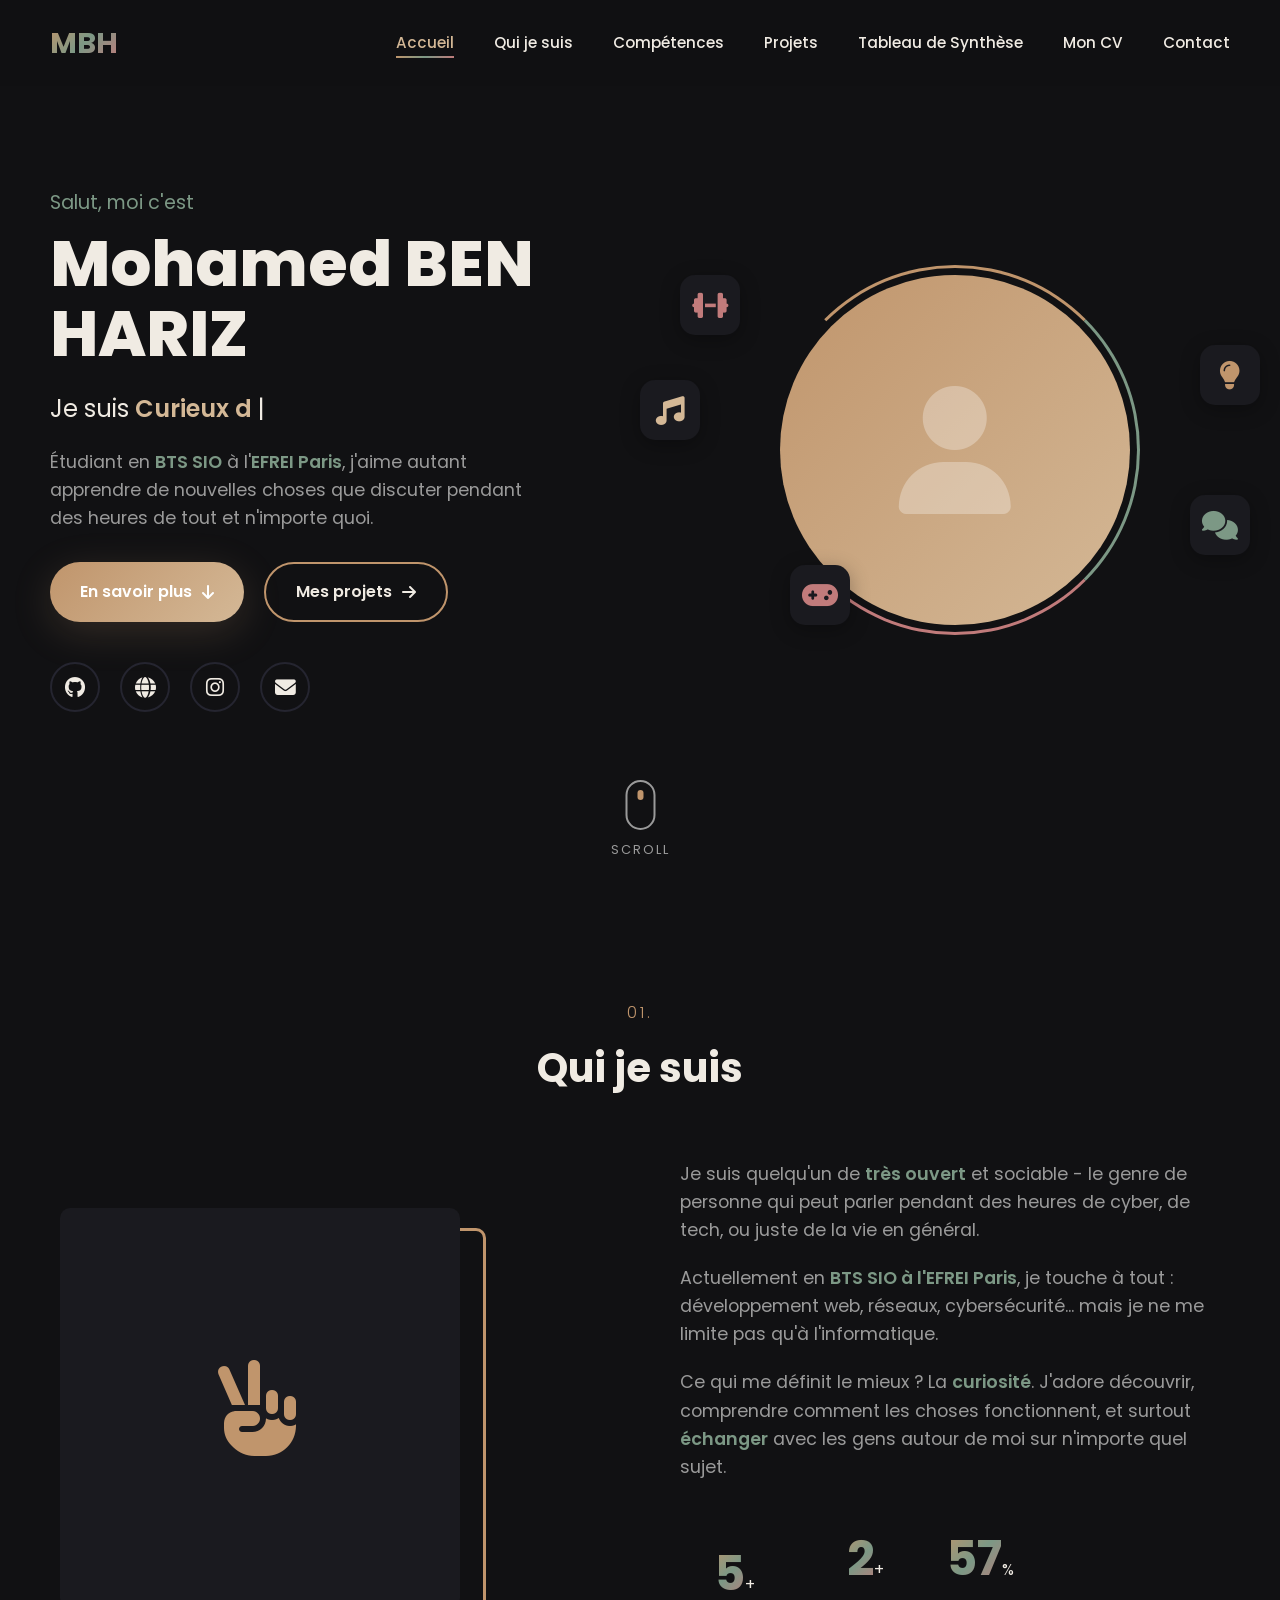
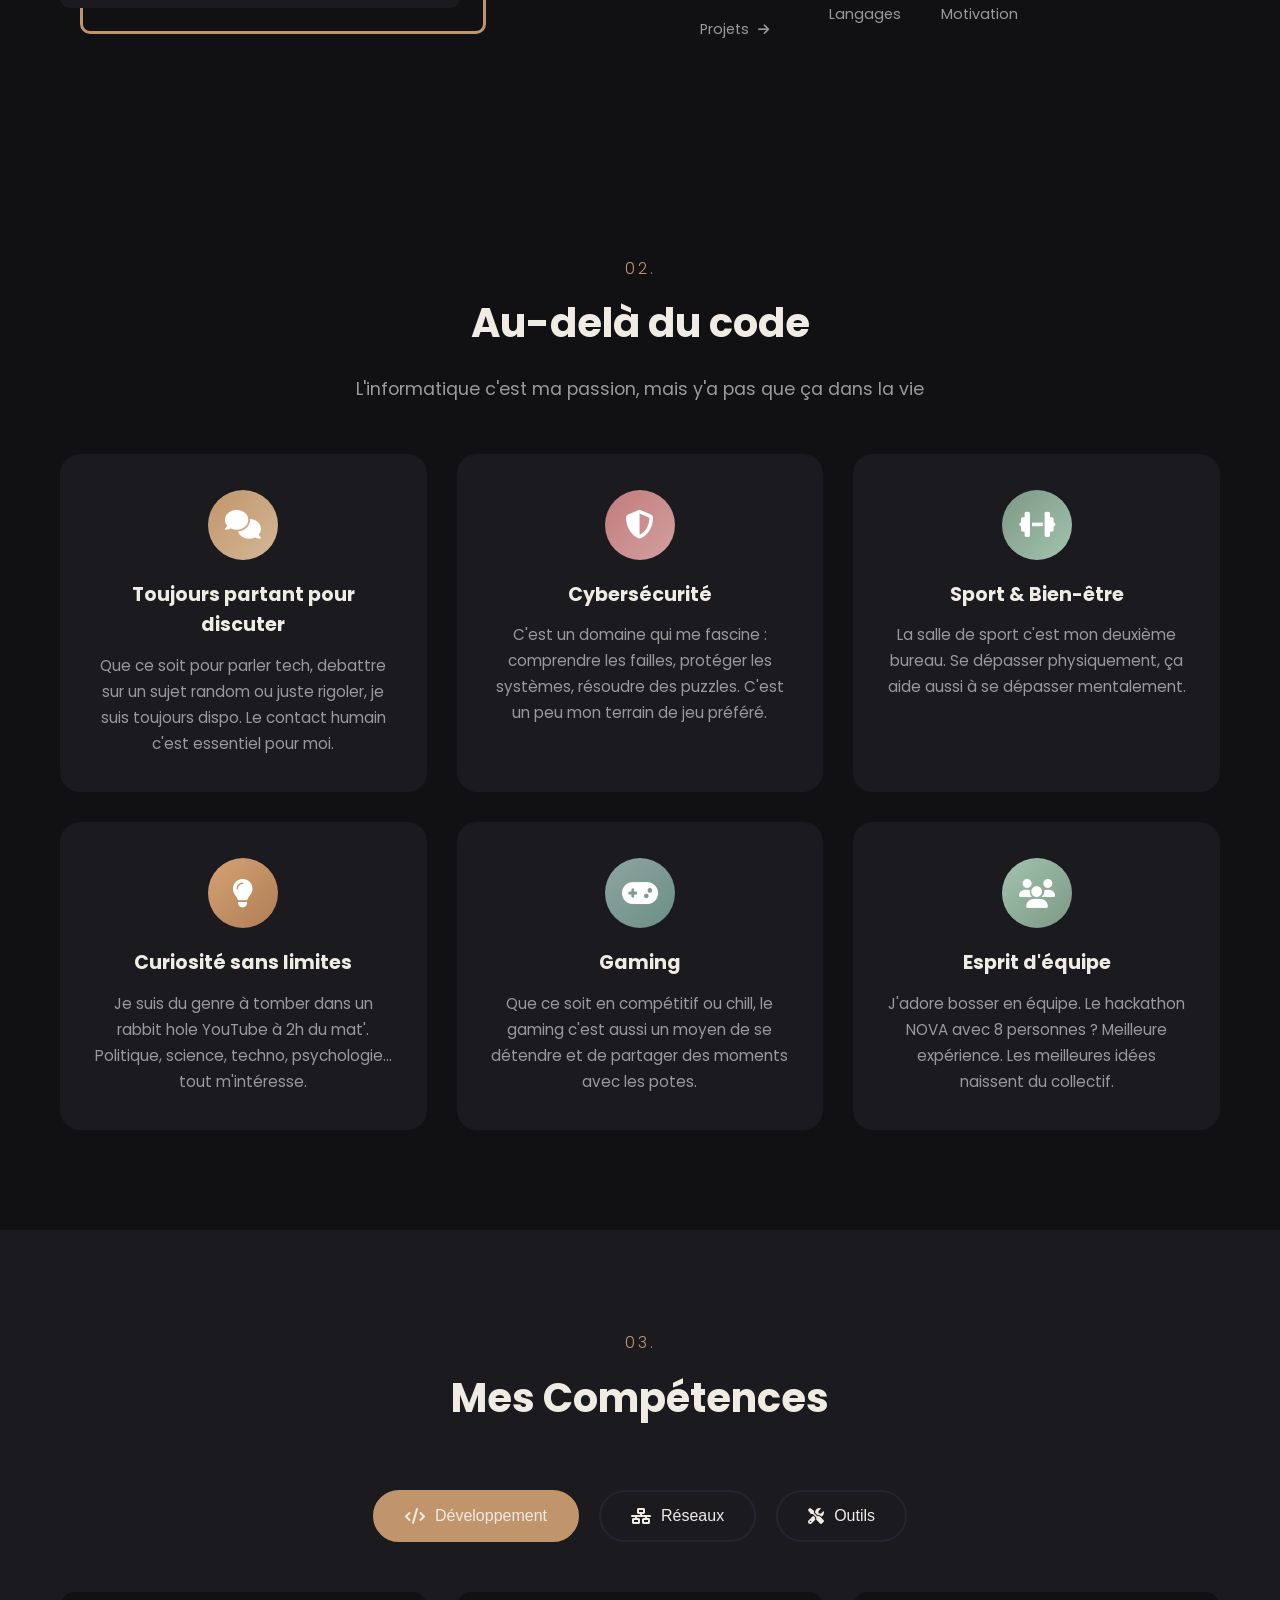
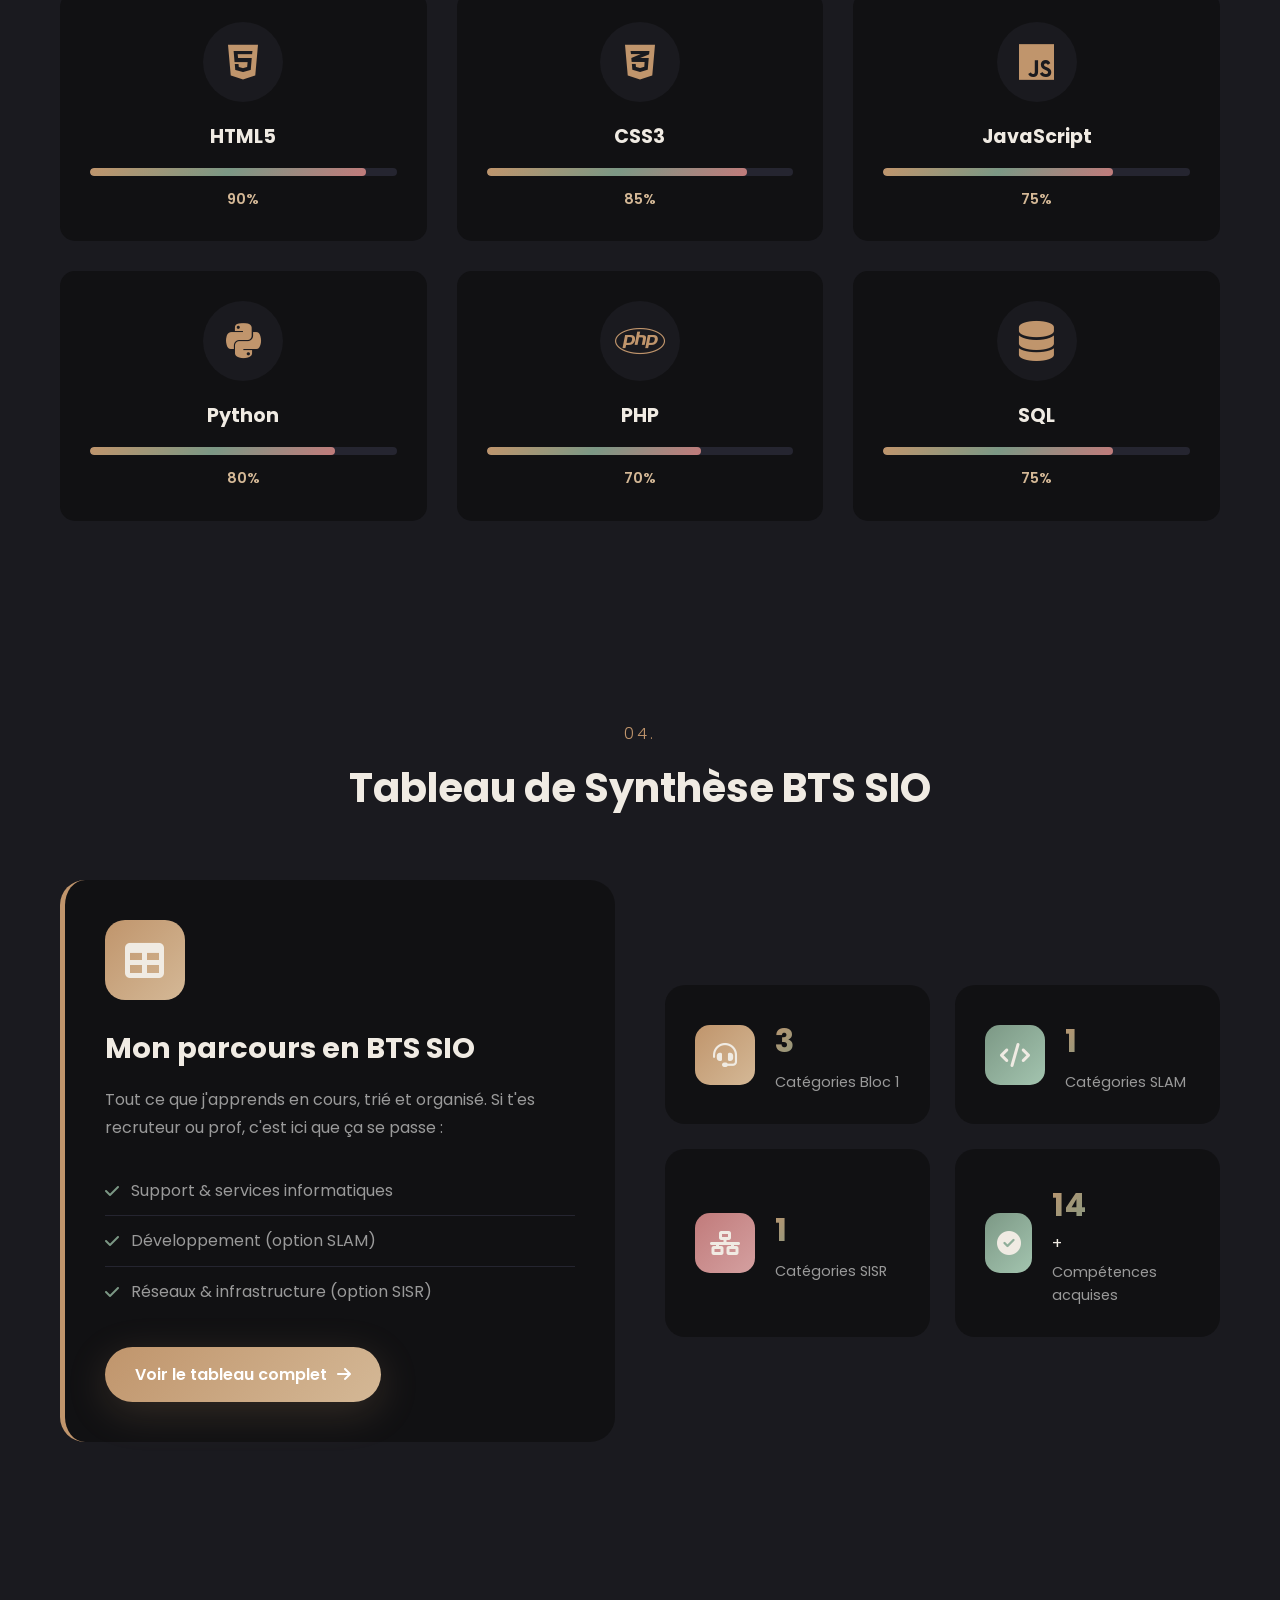
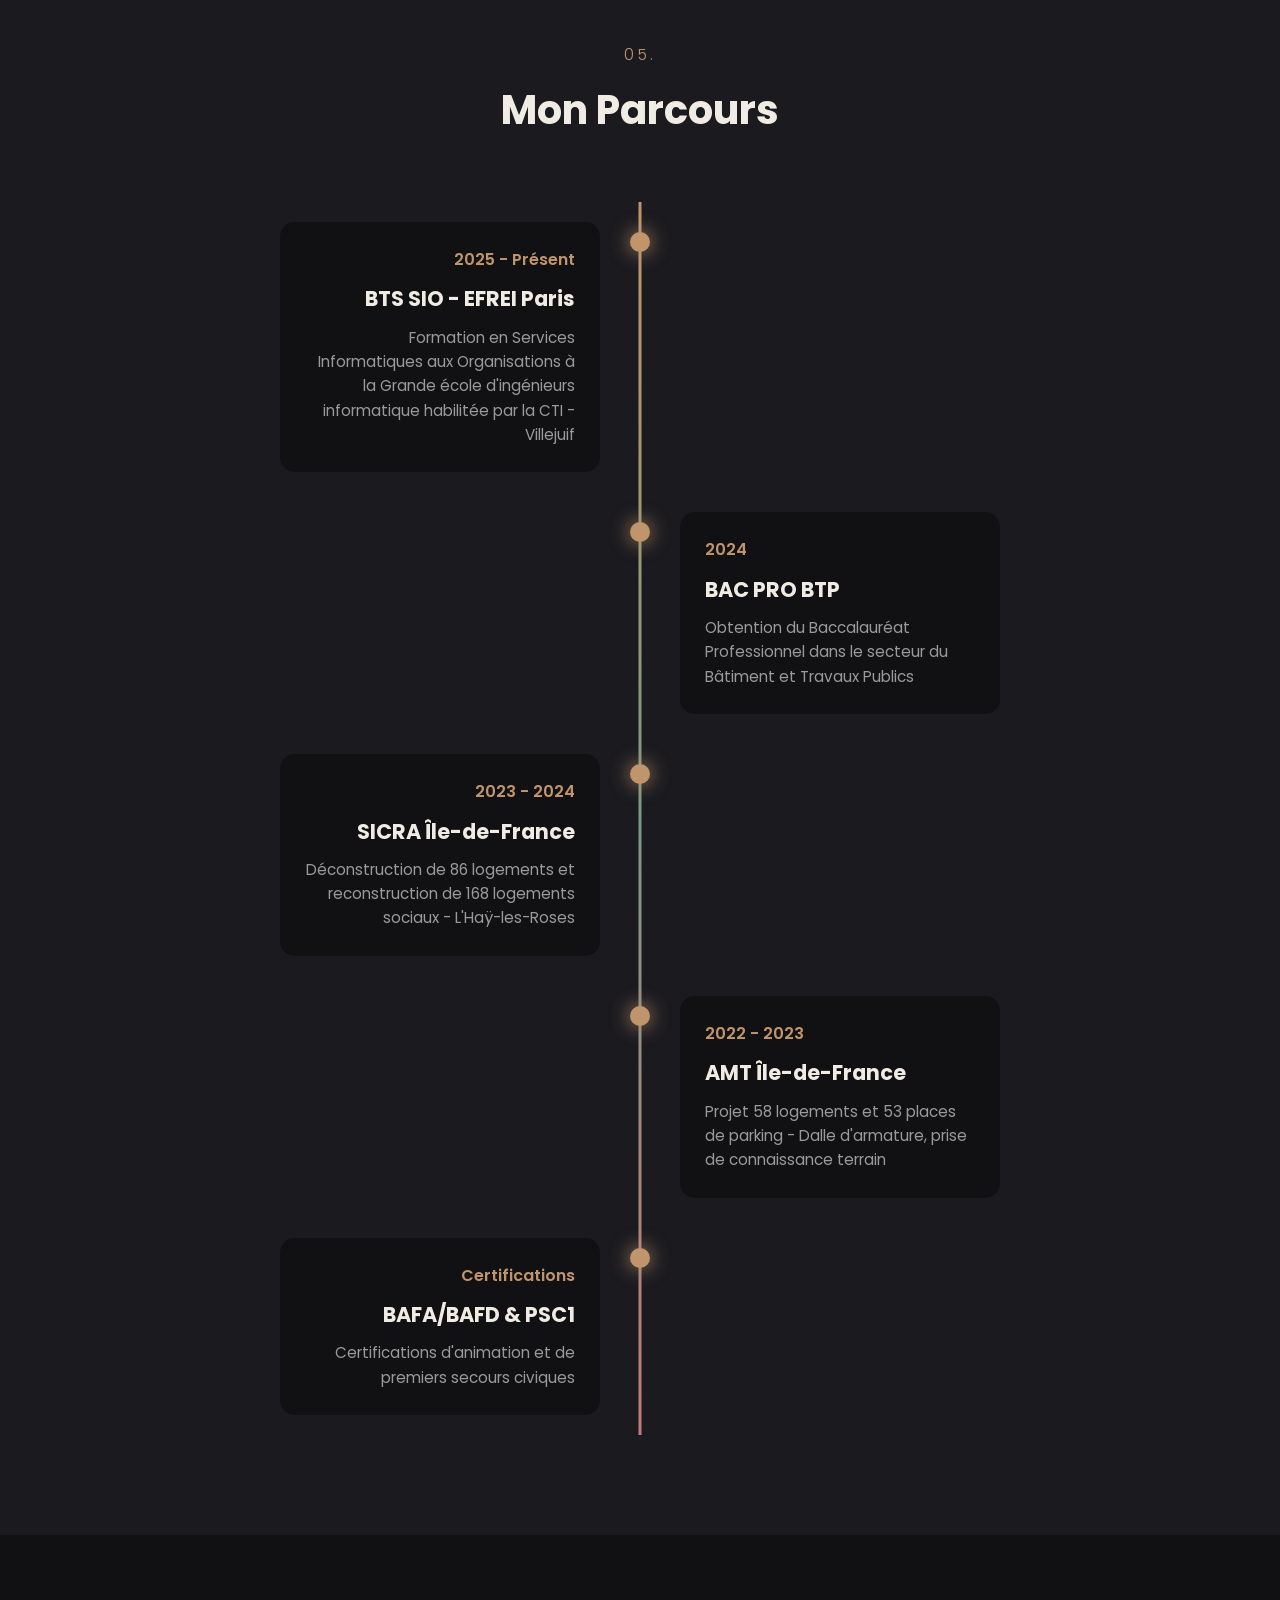
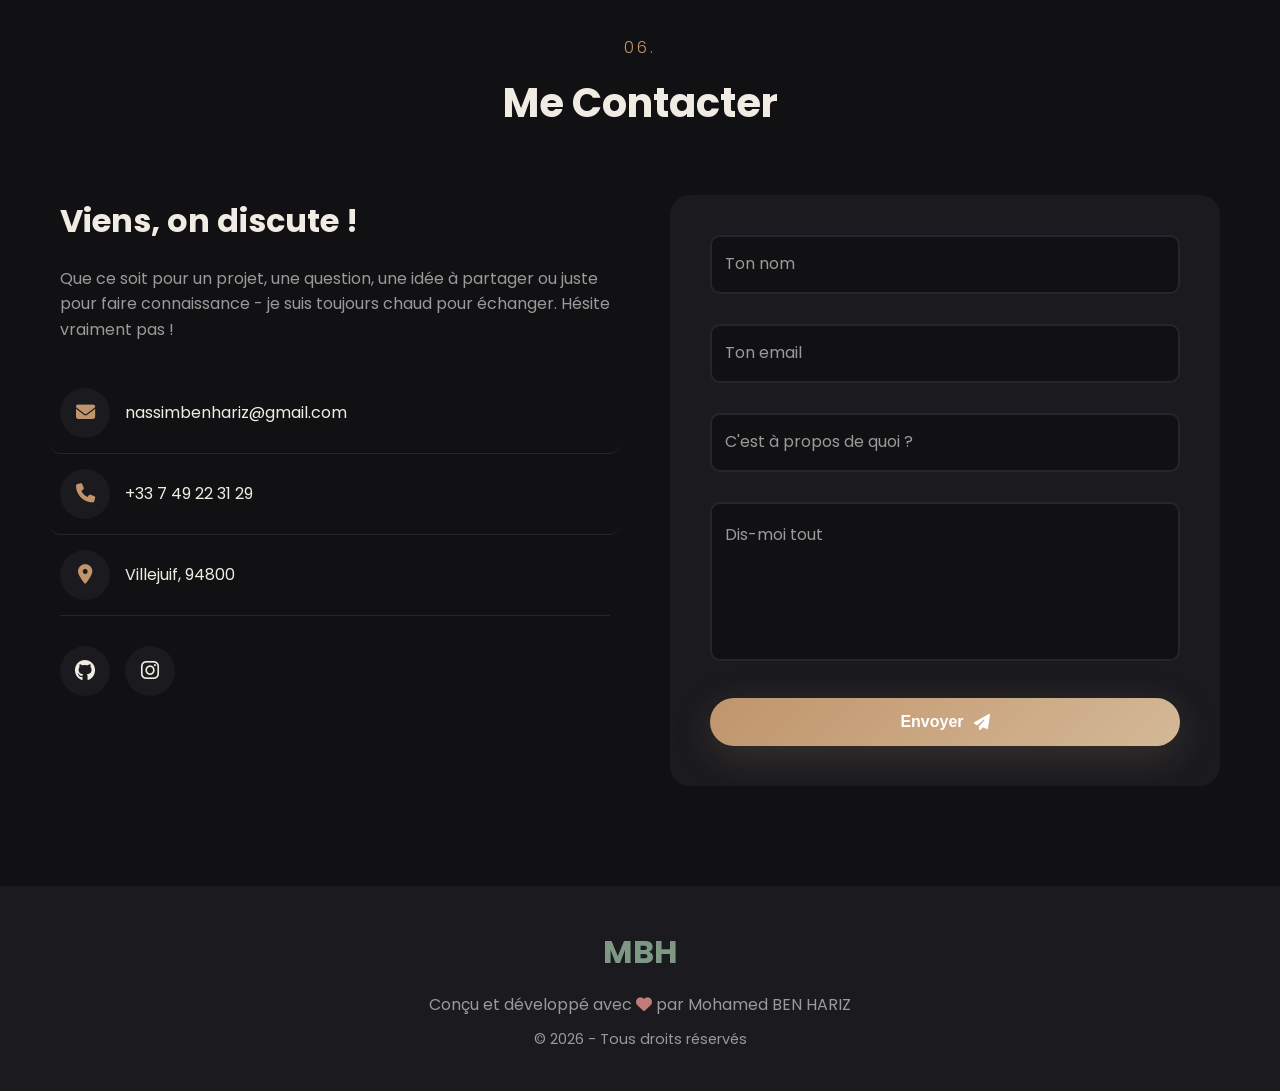
<file: index.html>
<!DOCTYPE html>
<html lang="fr">
<head>
    <meta charset="UTF-8">
    <meta name="viewport" content="width=device-width, initial-scale=1.0">
    <title>Mohamed BEN HARIZ | Portfolio</title>
    <meta name="description" content="Portfolio de Mohamed BEN HARIZ - Étudiant BTS SIO à l'EFREI Paris. Découvrez mes projets, compétences et parcours.">
    <meta name="theme-color" content="#111113">
    <meta property="og:title" content="Mohamed BEN HARIZ | Portfolio">
    <meta property="og:description" content="Étudiant en BTS SIO à l'EFREI Paris - Découvrez mon parcours et mes projets.">
    <meta property="og:type" content="website">
    <link rel="preconnect" href="https://fonts.googleapis.com">
    <link rel="preconnect" href="https://fonts.gstatic.com" crossorigin>
    <link rel="preconnect" href="https://cdnjs.cloudflare.com">
    <link rel="stylesheet" href="style.css">
    <link href="https://fonts.googleapis.com/css2?family=Poppins:wght@300;400;500;600;700;800&display=swap" rel="stylesheet">
    <link rel="stylesheet" href="https://cdnjs.cloudflare.com/ajax/libs/font-awesome/6.4.0/css/all.min.css">
</head>
<body>
    <a href="#home" class="skip-to-content">Aller au contenu principal</a>
    <div class="scroll-progress" id="scrollProgress"></div>

    <nav class="navbar">
        <a href="index.html" class="logo">
            <span class="logo-text">MBH</span>
        </a>
        <ul class="nav-links">
            <li><a href="#home" class="nav-link active">Accueil</a></li>
            <li><a href="#about" class="nav-link">Qui je suis</a></li>
            <li><a href="#skills" class="nav-link">Compétences</a></li>
            <li><a href="projects.html" class="nav-link">Projets</a></li>
            <li><a href="tableau-synthese.html" class="nav-link">Tableau de Synthèse</a></li>
            <li><a href="cv.html" class="nav-link">Mon CV</a></li>
            <li><a href="#contact" class="nav-link">Contact</a></li>
        </ul>
        <div class="hamburger">
            <span></span>
            <span></span>
            <span></span>
        </div>
    </nav>

    <section id="home" class="hero">
        <div class="hero-content">
            <div class="hero-text">
                <span class="greeting">Salut, moi c'est</span>
                <h1>Mohamed BEN HARIZ</h1>
                <div class="typing-container">
                    <span class="static-text">Je suis </span>
                    <span class="dynamic-text"></span>
                    <span class="cursor-typing">|</span>
                </div>
                <p class="hero-description">
                    Étudiant en <span class="highlight">BTS SIO</span> à l'<span class="highlight">EFREI Paris</span>,
                    j'aime autant apprendre de nouvelles choses que discuter pendant des heures de tout et n'importe quoi.
                </p>
                <div class="hero-buttons">
                    <a href="#about" class="btn btn-primary">
                        <span>En savoir plus</span>
                        <i class="fas fa-arrow-down"></i>
                    </a>
                    <a href="projects.html" class="btn btn-secondary">
                        <span>Mes projets</span>
                        <i class="fas fa-arrow-right"></i>
                    </a>
                </div>
                <div class="social-links">
                    <a href="https://github.com/w9n0-cloud" class="social-link" data-tooltip="GitHub" target="_blank" rel="noopener noreferrer" aria-label="Mon GitHub">
                        <i class="fab fa-github"></i>
                    </a>
                    <a href="https://guns.lol/w9n0" class="social-link" data-tooltip="Mon Linktree" target="_blank" rel="noopener noreferrer" aria-label="Tous mes liens">
                        <i class="fas fa-globe"></i>
                    </a>
                    <a href="https://www.instagram.com/mh._948" class="social-link" data-tooltip="Instagram" target="_blank" rel="noopener noreferrer" aria-label="Mon Instagram">
                        <i class="fab fa-instagram"></i>
                    </a>
                    <a href="mailto:nassimbenhariz@gmail.com" class="social-link" data-tooltip="Email" aria-label="M'envoyer un mail">
                        <i class="fas fa-envelope"></i>
                    </a>
                </div>
            </div>
            <div class="hero-image">
                <div class="image-container">
                    <div class="rotating-border"></div>
                    <div class="profile-placeholder">
                        <i class="fas fa-user"></i>
                    </div>
                </div>
                <div class="floating-icons">
                    <div class="float-icon icon-1"><i class="fas fa-dumbbell"></i></div>
                    <div class="float-icon icon-2"><i class="fas fa-lightbulb"></i></div>
                    <div class="float-icon icon-3"><i class="fas fa-comments"></i></div>
                    <div class="float-icon icon-4"><i class="fas fa-gamepad"></i></div>
                    <div class="float-icon icon-5"><i class="fas fa-music"></i></div>
                </div>
            </div>
        </div>
        <div class="scroll-indicator">
            <div class="mouse">
                <div class="wheel"></div>
            </div>
            <span>Scroll</span>
        </div>
    </section>

    <section id="about" class="about">
        <div class="container">
            <h2 class="section-title">
                <span class="title-number">01.</span>
                Qui je suis
            </h2>
            <div class="about-content">
                <div class="about-image reveal-left">
                    <div class="image-frame">
                        <div class="about-placeholder">
                            <i class="fas fa-hand-peace"></i>
                        </div>
                    </div>
                </div>
                <div class="about-text reveal-right">
                    <p>
                        Je suis quelqu'un de <span class="highlight">très ouvert</span> et sociable - le genre de personne
                        qui peut parler pendant des heures de cyber, de tech, ou juste de la vie en général.
                    </p>
                    <p>
                        Actuellement en <span class="highlight">BTS SIO à l'EFREI Paris</span>, je touche à tout :
                        développement web, réseaux, cybersécurité... mais je ne me limite pas qu'à l'informatique.
                    </p>
                    <p>
                        Ce qui me définit le mieux ? La <span class="highlight">curiosité</span>. J'adore découvrir,
                        comprendre comment les choses fonctionnent, et surtout <span class="highlight">échanger</span> avec les gens
                        autour de moi sur n'importe quel sujet.
                    </p>
                    <div class="about-stats">
                        <a href="projects.html" class="stat-item clickable">
                            <span class="stat-number" data-target="10">0</span>+
                            <span class="stat-label">Projets <i class="fas fa-arrow-right"></i></span>
                        </a>
                        <div class="stat-item">
                            <span class="stat-number" data-target="5">0</span>+
                            <span class="stat-label">Langages</span>
                        </div>
                        <div class="stat-item">
                            <span class="stat-number" data-target="100">0</span>%
                            <span class="stat-label">Motivation</span>
                        </div>
                    </div>
                </div>
            </div>
        </div>
    </section>

    <section id="personality" class="personality-section">
        <div class="container">
            <h2 class="section-title">
                <span class="title-number">02.</span>
                Au-delà du code
            </h2>
            <p class="personality-subtitle">L'informatique c'est ma passion, mais y'a pas que ça dans la vie</p>

            <div class="personality-grid">
                <div class="personality-card">
                    <div class="personality-icon">
                        <i class="fas fa-comments"></i>
                    </div>
                    <h3>Toujours partant pour discuter</h3>
                    <p>Que ce soit pour parler tech, debattre sur un sujet random ou juste rigoler, je suis toujours dispo. Le contact humain c'est essentiel pour moi.</p>
                </div>

                <div class="personality-card">
                    <div class="personality-icon">
                        <i class="fas fa-shield-alt"></i>
                    </div>
                    <h3>Cybersécurité</h3>
                    <p>C'est un domaine qui me fascine : comprendre les failles, protéger les systèmes, résoudre des puzzles. C'est un peu mon terrain de jeu préféré.</p>
                </div>

                <div class="personality-card">
                    <div class="personality-icon">
                        <i class="fas fa-dumbbell"></i>
                    </div>
                    <h3>Sport & Bien-être</h3>
                    <p>La salle de sport c'est mon deuxième bureau. Se dépasser physiquement, ça aide aussi à se dépasser mentalement.</p>
                </div>

                <div class="personality-card">
                    <div class="personality-icon">
                        <i class="fas fa-lightbulb"></i>
                    </div>
                    <h3>Curiosité sans limites</h3>
                    <p>Je suis du genre à tomber dans un rabbit hole YouTube à 2h du mat'. Politique, science, techno, psychologie... tout m'intéresse.</p>
                </div>

                <div class="personality-card">
                    <div class="personality-icon">
                        <i class="fas fa-gamepad"></i>
                    </div>
                    <h3>Gaming</h3>
                    <p>Que ce soit en compétitif ou chill, le gaming c'est aussi un moyen de se détendre et de partager des moments avec les potes.</p>
                </div>

                <div class="personality-card">
                    <div class="personality-icon">
                        <i class="fas fa-users"></i>
                    </div>
                    <h3>Esprit d'équipe</h3>
                    <p>J'adore bosser en équipe. Le hackathon NOVA avec 8 personnes ? Meilleure expérience. Les meilleures idées naissent du collectif.</p>
                </div>
            </div>
        </div>
    </section>

    <section id="skills" class="skills">
        <div class="container">
            <h2 class="section-title">
                <span class="title-number">03.</span>
                Mes Compétences
            </h2>
            
            <div class="skills-tabs">
                <button class="tab-btn active" data-tab="dev">
                    <i class="fas fa-code"></i>
                    Développement
                </button>
                <button class="tab-btn" data-tab="network">
                    <i class="fas fa-network-wired"></i>
                    Réseaux
                </button>
                <button class="tab-btn" data-tab="tools">
                    <i class="fas fa-tools"></i>
                    Outils
                </button>
            </div>

            <div class="skills-content">
                <div class="tab-content active" id="dev">
                    <div class="skills-grid">
                        <a href="tableau-synthese.html" class="skill-card" data-aos="fade-up">
                            <div class="skill-icon">
                                <i class="fab fa-html5"></i>
                            </div>
                            <h3>HTML5</h3>
                            <div class="skill-bar">
                                <div class="skill-progress" data-progress="90"></div>
                            </div>
                            <span class="skill-percent">90%</span>
                        </a>
                        <a href="tableau-synthese.html" class="skill-card" data-aos="fade-up" data-aos-delay="100">
                            <div class="skill-icon">
                                <i class="fab fa-css3-alt"></i>
                            </div>
                            <h3>CSS3</h3>
                            <div class="skill-bar">
                                <div class="skill-progress" data-progress="85"></div>
                            </div>
                            <span class="skill-percent">85%</span>
                        </a>
                        <a href="tableau-synthese.html" class="skill-card" data-aos="fade-up" data-aos-delay="200">
                            <div class="skill-icon">
                                <i class="fab fa-js"></i>
                            </div>
                            <h3>JavaScript</h3>
                            <div class="skill-bar">
                                <div class="skill-progress" data-progress="75"></div>
                            </div>
                            <span class="skill-percent">75%</span>
                        </a>
                        <a href="tableau-synthese.html" class="skill-card" data-aos="fade-up" data-aos-delay="300">
                            <div class="skill-icon">
                                <i class="fab fa-python"></i>
                            </div>
                            <h3>Python</h3>
                            <div class="skill-bar">
                                <div class="skill-progress" data-progress="80"></div>
                            </div>
                            <span class="skill-percent">80%</span>
                        </a>
                        <a href="tableau-synthese.html" class="skill-card" data-aos="fade-up" data-aos-delay="400">
                            <div class="skill-icon">
                                <i class="fab fa-php"></i>
                            </div>
                            <h3>PHP</h3>
                            <div class="skill-bar">
                                <div class="skill-progress" data-progress="70"></div>
                            </div>
                            <span class="skill-percent">70%</span>
                        </a>
                        <a href="tableau-synthese.html" class="skill-card" data-aos="fade-up" data-aos-delay="500">
                            <div class="skill-icon">
                                <i class="fas fa-database"></i>
                            </div>
                            <h3>SQL</h3>
                            <div class="skill-bar">
                                <div class="skill-progress" data-progress="75"></div>
                            </div>
                            <span class="skill-percent">75%</span>
                        </a>
                    </div>
                </div>

                <div class="tab-content" id="network">
                    <div class="skills-grid">
                        <a href="tableau-synthese.html" class="skill-card">
                            <div class="skill-icon">
                                <i class="fas fa-server"></i>
                            </div>
                            <h3>Administration Serveur</h3>
                            <div class="skill-bar">
                                <div class="skill-progress" data-progress="80"></div>
                            </div>
                            <span class="skill-percent">80%</span>
                        </a>
                        <a href="tableau-synthese.html" class="skill-card">
                            <div class="skill-icon">
                                <i class="fab fa-linux"></i>
                            </div>
                            <h3>Linux</h3>
                            <div class="skill-bar">
                                <div class="skill-progress" data-progress="75"></div>
                            </div>
                            <span class="skill-percent">75%</span>
                        </a>
                        <a href="tableau-synthese.html" class="skill-card">
                            <div class="skill-icon">
                                <i class="fab fa-windows"></i>
                            </div>
                            <h3>Windows Server</h3>
                            <div class="skill-bar">
                                <div class="skill-progress" data-progress="70"></div>
                            </div>
                            <span class="skill-percent">70%</span>
                        </a>
                        <a href="tableau-synthese.html" class="skill-card">
                            <div class="skill-icon">
                                <i class="fas fa-shield-alt"></i>
                            </div>
                            <h3>Sécurité Réseau</h3>
                            <div class="skill-bar">
                                <div class="skill-progress" data-progress="65"></div>
                            </div>
                            <span class="skill-percent">65%</span>
                        </a>
                        <a href="tableau-synthese.html" class="skill-card">
                            <div class="skill-icon">
                                <i class="fas fa-project-diagram"></i>
                            </div>
                            <h3>TCP/IP</h3>
                            <div class="skill-bar">
                                <div class="skill-progress" data-progress="80"></div>
                            </div>
                            <span class="skill-percent">80%</span>
                        </a>
                        <a href="tableau-synthese.html" class="skill-card">
                            <div class="skill-icon">
                                <i class="fas fa-wifi"></i>
                            </div>
                            <h3>Configuration Réseau</h3>
                            <div class="skill-bar">
                                <div class="skill-progress" data-progress="75"></div>
                            </div>
                            <span class="skill-percent">75%</span>
                        </a>
                    </div>
                </div>

                <div class="tab-content" id="tools">
                    <div class="skills-grid">
                        <a href="tableau-synthese.html" class="skill-card">
                            <div class="skill-icon">
                                <i class="fab fa-git-alt"></i>
                            </div>
                            <h3>Git</h3>
                            <div class="skill-bar">
                                <div class="skill-progress" data-progress="75"></div>
                            </div>
                            <span class="skill-percent">75%</span>
                        </a>
                        <a href="tableau-synthese.html" class="skill-card">
                            <div class="skill-icon">
                                <i class="fab fa-github"></i>
                            </div>
                            <h3>GitHub</h3>
                            <div class="skill-bar">
                                <div class="skill-progress" data-progress="80"></div>
                            </div>
                            <span class="skill-percent">80%</span>
                        </a>
                        <a href="tableau-synthese.html" class="skill-card">
                            <div class="skill-icon">
                                <i class="fas fa-terminal"></i>
                            </div>
                            <h3>Terminal/CLI</h3>
                            <div class="skill-bar">
                                <div class="skill-progress" data-progress="70"></div>
                            </div>
                            <span class="skill-percent">70%</span>
                        </a>
                        <a href="tableau-synthese.html" class="skill-card">
                            <div class="skill-icon">
                                <i class="fas fa-cube"></i>
                            </div>
                            <h3>VirtualBox/VMware</h3>
                            <div class="skill-bar">
                                <div class="skill-progress" data-progress="75"></div>
                            </div>
                            <span class="skill-percent">75%</span>
                        </a>
                        <a href="tableau-synthese.html" class="skill-card">
                            <div class="skill-icon">
                                <i class="fas fa-code-branch"></i>
                            </div>
                            <h3>VS Code</h3>
                            <div class="skill-bar">
                                <div class="skill-progress" data-progress="90"></div>
                            </div>
                            <span class="skill-percent">90%</span>
                        </a>
                        <a href="tableau-synthese.html" class="skill-card">
                            <div class="skill-icon">
                                <i class="fab fa-docker"></i>
                            </div>
                            <h3>Docker</h3>
                            <div class="skill-bar">
                                <div class="skill-progress" data-progress="50"></div>
                            </div>
                            <span class="skill-percent">50%</span>
                        </a>
                    </div>
                </div>
            </div>
        </div>
    </section>

    <section id="tableau" class="tableau-preview">
        <div class="container">
            <h2 class="section-title">
                <span class="title-number">04.</span>
                Tableau de Synthèse BTS SIO
            </h2>
            
            <div class="tableau-preview-content">
                <div class="tableau-preview-card">
                    <div class="preview-icon">
                        <i class="fas fa-table"></i>
                    </div>
                    <h3>Mon parcours en BTS SIO</h3>
                    <p>Tout ce que j'apprends en cours, trié et organisé. Si t'es recruteur ou prof, c'est ici que ça se passe :</p>
                    <ul class="preview-list">
                        <li><i class="fas fa-check"></i> Support & services informatiques</li>
                        <li><i class="fas fa-check"></i> Développement (option SLAM)</li>
                        <li><i class="fas fa-check"></i> Réseaux & infrastructure (option SISR)</li>
                    </ul>
                    <a href="tableau-synthese.html" class="btn btn-primary">
                        <span>Voir le tableau complet</span>
                        <i class="fas fa-arrow-right"></i>
                    </a>
                </div>
                
                <div class="preview-stats">
                    <div class="preview-stat">
                        <div class="stat-icon"><i class="fas fa-headset"></i></div>
                        <div class="stat-info">
                            <span class="stat-number" data-target="6">0</span>
                            <span class="stat-label">Catégories Bloc 1</span>
                        </div>
                    </div>
                    <div class="preview-stat">
                        <div class="stat-icon"><i class="fas fa-code"></i></div>
                        <div class="stat-info">
                            <span class="stat-number" data-target="3">0</span>
                            <span class="stat-label">Catégories SLAM</span>
                        </div>
                    </div>
                    <div class="preview-stat">
                        <div class="stat-icon"><i class="fas fa-network-wired"></i></div>
                        <div class="stat-info">
                            <span class="stat-number" data-target="3">0</span>
                            <span class="stat-label">Catégories SISR</span>
                        </div>
                    </div>
                    <div class="preview-stat">
                        <div class="stat-icon"><i class="fas fa-check-circle"></i></div>
                        <div class="stat-info">
                            <span class="stat-number" data-target="25">0</span>+
                            <span class="stat-label">Compétences acquises</span>
                        </div>
                    </div>
                </div>
            </div>
        </div>
    </section>

    <section id="timeline" class="timeline-section">
        <div class="container">
            <h2 class="section-title">
                <span class="title-number">05.</span>
                Mon Parcours
            </h2>
            <div class="timeline">
                <div class="timeline-item left">
                    <div class="timeline-content">
                        <div class="timeline-date">2025 - Présent</div>
                        <h3>BTS SIO - EFREI Paris</h3>
                        <p>Formation en Services Informatiques aux Organisations à la Grande école d'ingénieurs informatique habilitée par la CTI - Villejuif</p>
                    </div>
                </div>
                <div class="timeline-item right">
                    <div class="timeline-content">
                        <div class="timeline-date">2024</div>
                        <h3>BAC PRO BTP</h3>
                        <p>Obtention du Baccalauréat Professionnel dans le secteur du Bâtiment et Travaux Publics</p>
                    </div>
                </div>
                <div class="timeline-item left">
                    <div class="timeline-content">
                        <div class="timeline-date">2023 - 2024</div>
                        <h3>SICRA Île-de-France</h3>
                        <p>Déconstruction de 86 logements et reconstruction de 168 logements sociaux - L'Haÿ-les-Roses</p>
                    </div>
                </div>
                <div class="timeline-item right">
                    <div class="timeline-content">
                        <div class="timeline-date">2022 - 2023</div>
                        <h3>AMT Île-de-France</h3>
                        <p>Projet 58 logements et 53 places de parking - Dalle d'armature, prise de connaissance terrain</p>
                    </div>
                </div>
                <div class="timeline-item left">
                    <div class="timeline-content">
                        <div class="timeline-date">Certifications</div>
                        <h3>BAFA/BAFD & PSC1</h3>
                        <p>Certifications d'animation et de premiers secours civiques</p>
                    </div>
                </div>
            </div>
        </div>
    </section>

    <section id="contact" class="contact">
        <div class="container">
            <h2 class="section-title">
                <span class="title-number">06.</span>
                Me Contacter
            </h2>
            <div class="contact-content">
                <div class="contact-info reveal-left">
                    <h3>Viens, on discute !</h3>
                    <p>Que ce soit pour un projet, une question, une idée à partager ou juste pour faire connaissance - je suis toujours chaud pour échanger. Hésite vraiment pas !</p>
                    <div class="contact-details">
                        <a href="mailto:nassimbenhariz@gmail.com" class="contact-item clickable-contact">
                            <i class="fas fa-envelope"></i>
                            <span>nassimbenhariz@gmail.com</span>
                        </a>
                        <a href="tel:+33749223129" class="contact-item clickable-contact">
                            <i class="fas fa-phone"></i>
                            <span>+33 7 49 22 31 29</span>
                        </a>
                        <div class="contact-item">
                            <i class="fas fa-map-marker-alt"></i>
                            <span>Villejuif, 94800</span>
                        </div>
                    </div>
                    <div class="contact-social">
                        <a href="https://github.com/w9n0-cloud" class="contact-social-link" target="_blank" rel="noopener noreferrer"><i class="fab fa-github"></i></a>
                        <a href="https://www.instagram.com/mh._948" class="contact-social-link" target="_blank" rel="noopener noreferrer"><i class="fab fa-instagram"></i></a>
                    </div>
                </div>
                <form class="contact-form reveal-right" id="contactForm">
                    <div class="form-group">
                        <input type="text" id="name" placeholder=" " required>
                        <label for="name">Ton nom</label>
                        <span class="focus-border"></span>
                    </div>
                    <div class="form-group">
                        <input type="email" id="email" placeholder=" " required>
                        <label for="email">Ton email</label>
                        <span class="focus-border"></span>
                    </div>
                    <div class="form-group">
                        <input type="text" id="subject" placeholder=" " required>
                        <label for="subject">C'est à propos de quoi ?</label>
                        <span class="focus-border"></span>
                    </div>
                    <div class="form-group">
                        <textarea id="message" rows="5" placeholder=" " required></textarea>
                        <label for="message">Dis-moi tout</label>
                        <span class="focus-border"></span>
                    </div>
                    <button type="submit" class="btn btn-primary btn-submit">
                        <span>Envoyer</span>
                        <i class="fas fa-paper-plane"></i>
                    </button>
                </form>
            </div>
        </div>
    </section>

    <footer class="footer">
        <div class="footer-content">
            <div class="footer-logo">MBH</div>
            <p>Conçu et développé avec <i class="fas fa-heart"></i> par Mohamed BEN HARIZ</p>
            <p class="footer-year">© 2026 - Tous droits réservés</p>
        </div>
        <button class="back-to-top" id="backToTop">
            <i class="fas fa-arrow-up"></i>
        </button>
    </footer>

    <div class="loader-wrapper" id="loader">
        <div class="loader">
            <div class="loader-inner">
                <span>M</span>
                <span>B</span>
                <span>H</span>
            </div>
        </div>
    </div>

    <script src="script.js" defer></script>
</body>
</html>
</file>
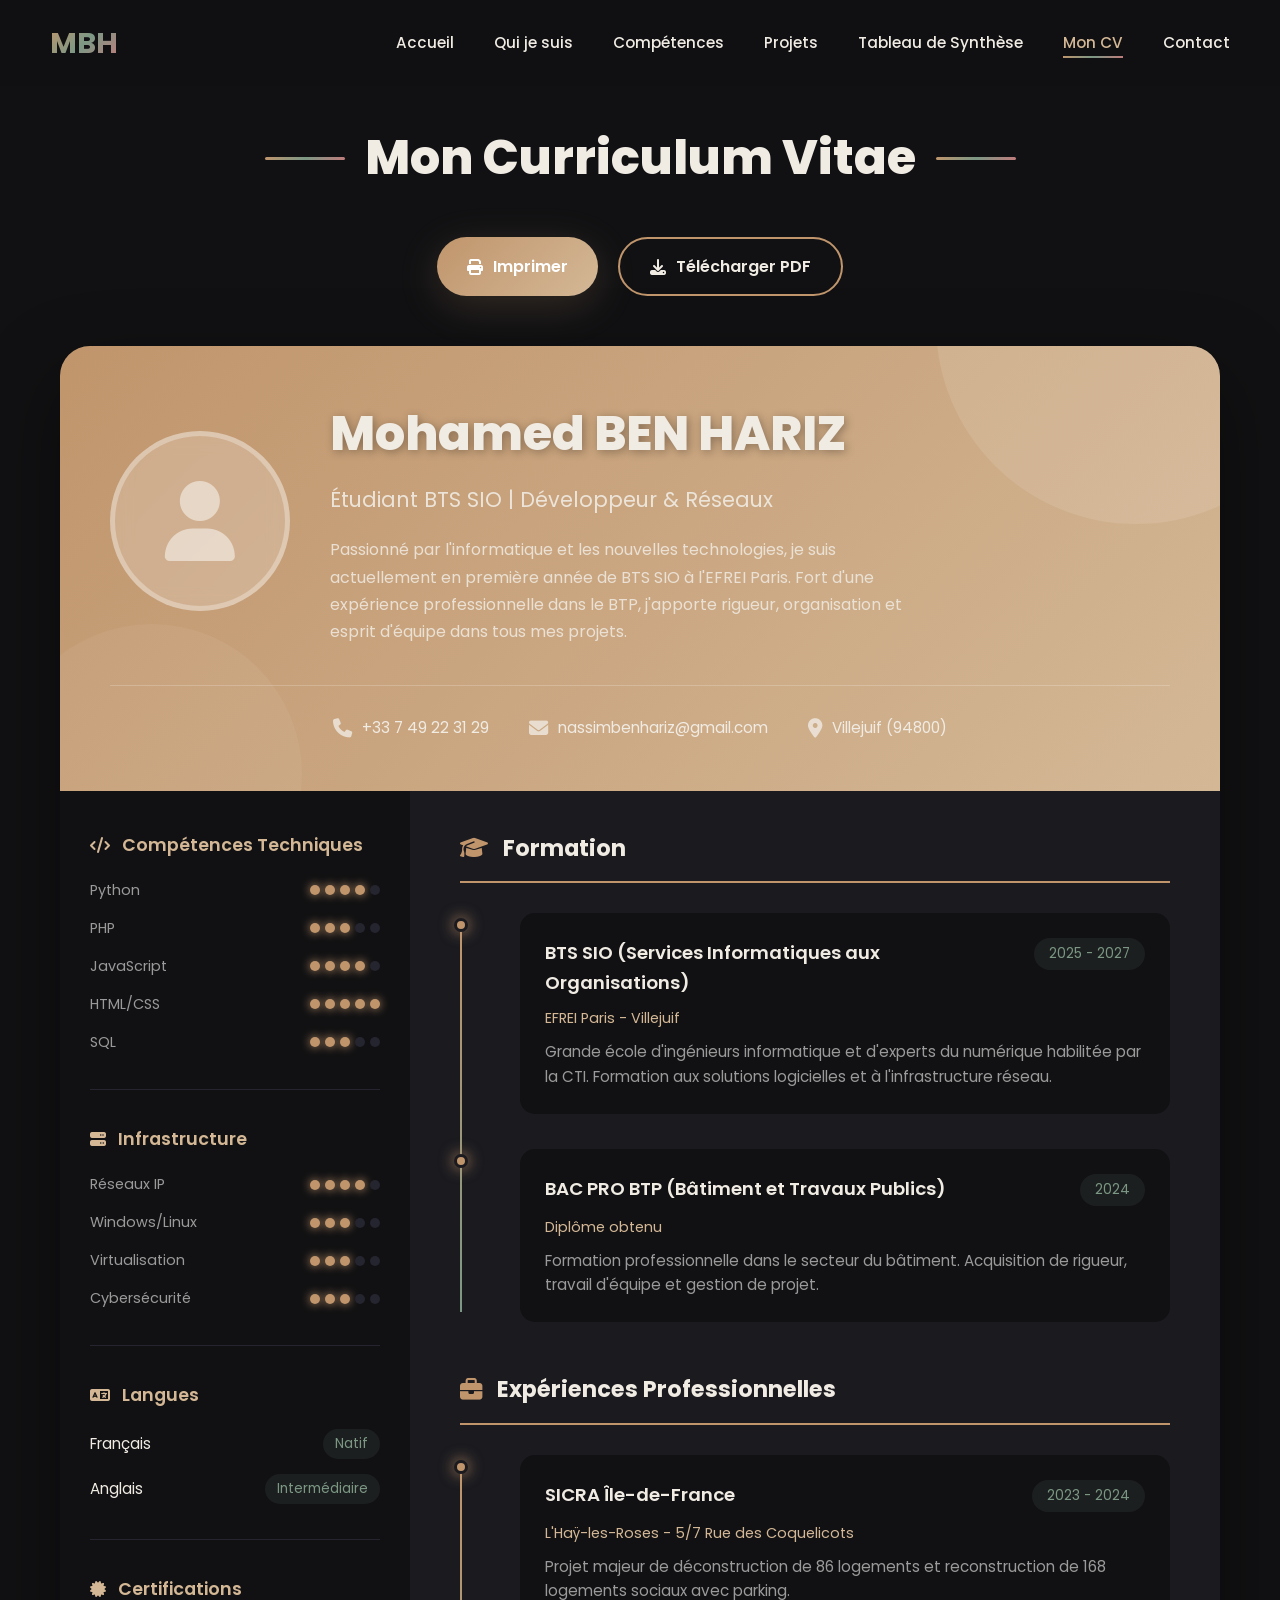
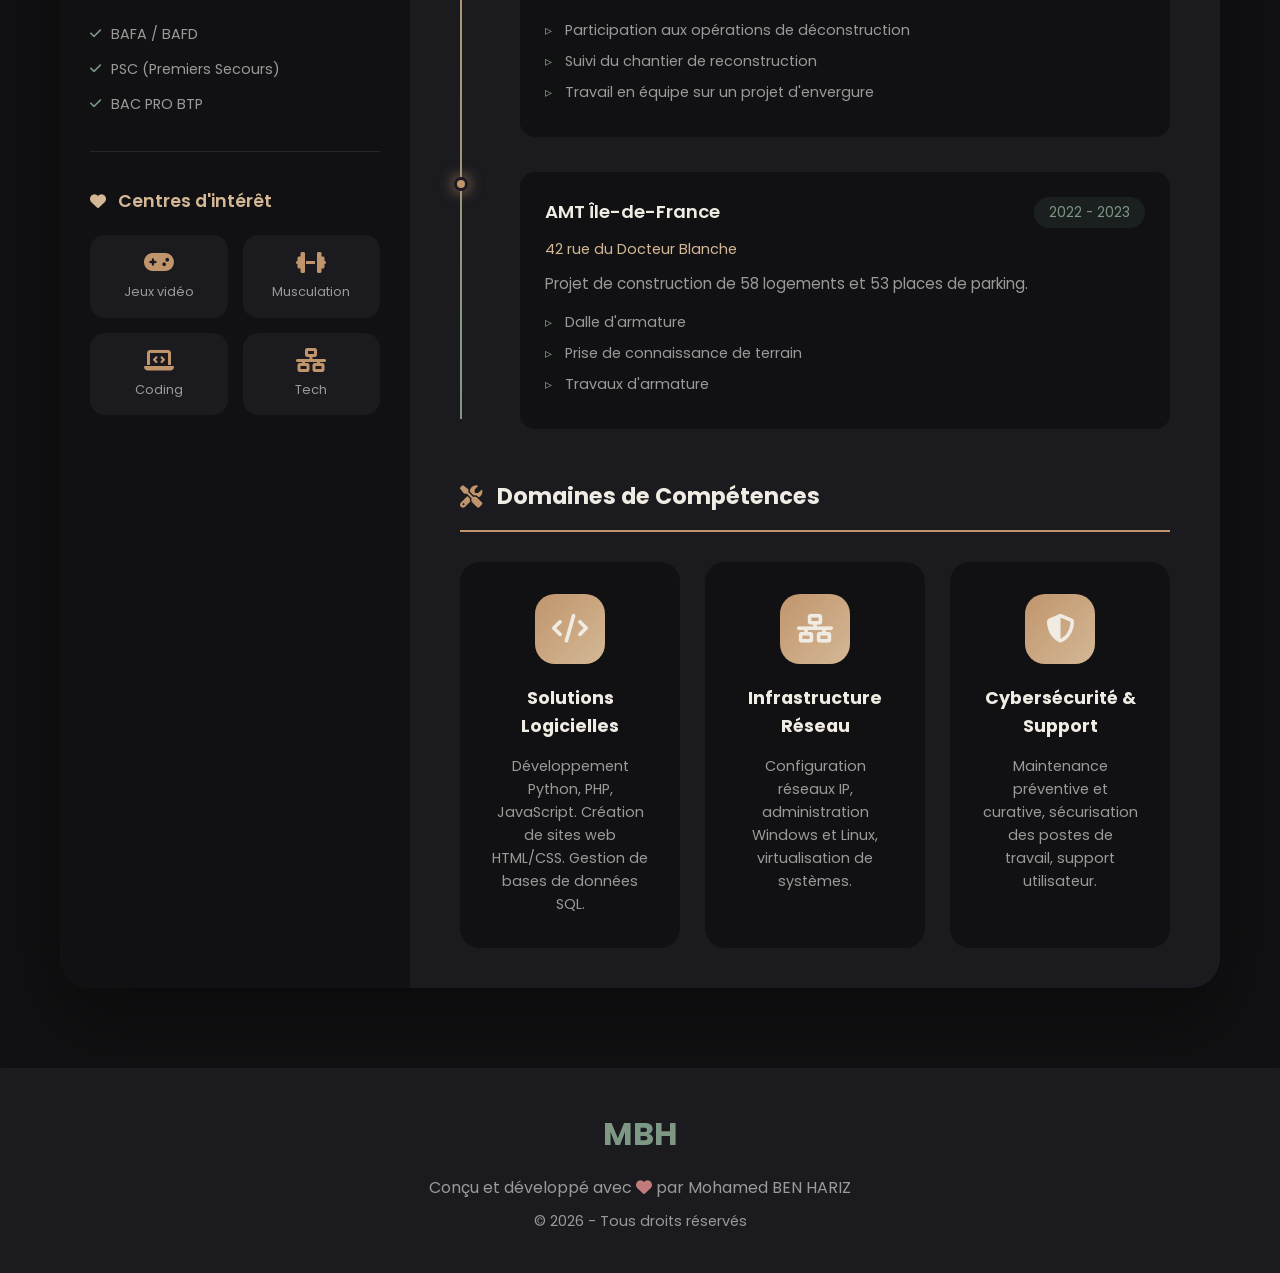
<file: cv.html>
<!DOCTYPE html>
<html lang="fr">
<head>
    <meta charset="UTF-8">
    <meta name="viewport" content="width=device-width, initial-scale=1.0">
    <title>Mon CV | Mohamed BEN HARIZ</title>
    <meta name="description" content="CV de Mohamed BEN HARIZ - Étudiant BTS SIO à l'EFREI Paris. Formation, expériences et compétences.">
    <meta name="theme-color" content="#111113">
    <link rel="preconnect" href="https://fonts.googleapis.com">
    <link rel="preconnect" href="https://fonts.gstatic.com" crossorigin>
    <link rel="preconnect" href="https://cdnjs.cloudflare.com">
    <link rel="stylesheet" href="style.css">
    <link rel="stylesheet" href="cv-style.css">
    <link href="https://fonts.googleapis.com/css2?family=Poppins:wght@300;400;500;600;700;800&display=swap" rel="stylesheet">
    <link rel="stylesheet" href="https://cdnjs.cloudflare.com/ajax/libs/font-awesome/6.4.0/css/all.min.css">
</head>
<body class="cv-page">

    <nav class="navbar">
        <div class="logo">
            <a href="index.html"><span class="logo-text">MBH</span></a>
        </div>
        <ul class="nav-links">
            <li><a href="index.html" class="nav-link">Accueil</a></li>
            <li><a href="index.html#about" class="nav-link">Qui je suis</a></li>
            <li><a href="index.html#skills" class="nav-link">Compétences</a></li>
            <li><a href="projects.html" class="nav-link">Projets</a></li>
            <li><a href="tableau-synthese.html" class="nav-link">Tableau de Synthèse</a></li>
            <li><a href="cv.html" class="nav-link active">Mon CV</a></li>
            <li><a href="index.html#contact" class="nav-link">Contact</a></li>
        </ul>
        <div class="hamburger">
            <span></span>
            <span></span>
            <span></span>
        </div>
    </nav>

    <section class="cv-section">
        <div class="container">
            <h1 class="cv-title">
                <span class="title-decoration"></span>
                Mon Curriculum Vitae
                <span class="title-decoration"></span>
            </h1>

            <div class="cv-actions">
                <a href="CV Mohamed BEN HARIZ.pdf" class="btn btn-primary" target="_blank" rel="noopener noreferrer">
                    <i class="fas fa-print"></i>
                    <span>Imprimer</span>
                </a>
                <a href="CV Mohamed BEN HARIZ.pdf" class="btn btn-secondary" download="CV Mohamed BEN HARIZ.pdf">
                    <i class="fas fa-download"></i>
                    <span>Télécharger PDF</span>
                </a>
            </div>

            <div class="cv-container">
                <div class="cv-header">
                    <div class="cv-header-content">
                        <div class="cv-photo">
                            <div class="photo-placeholder">
                                <i class="fas fa-user"></i>
                            </div>
                        </div>
                        <div class="cv-header-text">
                            <h1 class="cv-name">Mohamed BEN HARIZ</h1>
                            <h2 class="cv-subtitle">Étudiant BTS SIO | Développeur & Réseaux</h2>
                            <p class="cv-intro">
                                Passionné par l'informatique et les nouvelles technologies, je suis actuellement 
                                en première année de BTS SIO à l'EFREI Paris. Fort d'une expérience professionnelle 
                                dans le BTP, j'apporte rigueur, organisation et esprit d'équipe dans tous mes projets.
                            </p>
                        </div>
                    </div>
                    <div class="cv-contact-bar">
                        <div class="contact-bar-item">
                            <i class="fas fa-phone"></i>
                            <span>+33 7 49 22 31 29</span>
                        </div>
                        <div class="contact-bar-item">
                            <i class="fas fa-envelope"></i>
                            <span>nassimbenhariz@gmail.com</span>
                        </div>
                        <div class="contact-bar-item">
                            <i class="fas fa-map-marker-alt"></i>
                            <span>Villejuif (94800)</span>
                        </div>
                    </div>
                </div>

                <div class="cv-body">
                    <div class="cv-sidebar">
                        <div class="cv-block">
                            <h3 class="cv-block-title">
                                <i class="fas fa-code"></i>
                                Compétences Techniques
                            </h3>
                            <div class="skills-list">
                                <div class="skill-item-cv">
                                    <span class="skill-name">Python</span>
                                    <div class="skill-dots">
                                        <span class="dot filled"></span>
                                        <span class="dot filled"></span>
                                        <span class="dot filled"></span>
                                        <span class="dot filled"></span>
                                        <span class="dot"></span>
                                    </div>
                                </div>
                                <div class="skill-item-cv">
                                    <span class="skill-name">PHP</span>
                                    <div class="skill-dots">
                                        <span class="dot filled"></span>
                                        <span class="dot filled"></span>
                                        <span class="dot filled"></span>
                                        <span class="dot"></span>
                                        <span class="dot"></span>
                                    </div>
                                </div>
                                <div class="skill-item-cv">
                                    <span class="skill-name">JavaScript</span>
                                    <div class="skill-dots">
                                        <span class="dot filled"></span>
                                        <span class="dot filled"></span>
                                        <span class="dot filled"></span>
                                        <span class="dot filled"></span>
                                        <span class="dot"></span>
                                    </div>
                                </div>
                                <div class="skill-item-cv">
                                    <span class="skill-name">HTML/CSS</span>
                                    <div class="skill-dots">
                                        <span class="dot filled"></span>
                                        <span class="dot filled"></span>
                                        <span class="dot filled"></span>
                                        <span class="dot filled"></span>
                                        <span class="dot filled"></span>
                                    </div>
                                </div>
                                <div class="skill-item-cv">
                                    <span class="skill-name">SQL</span>
                                    <div class="skill-dots">
                                        <span class="dot filled"></span>
                                        <span class="dot filled"></span>
                                        <span class="dot filled"></span>
                                        <span class="dot"></span>
                                        <span class="dot"></span>
                                    </div>
                                </div>
                            </div>
                        </div>

                        <div class="cv-block">
                            <h3 class="cv-block-title">
                                <i class="fas fa-server"></i>
                                Infrastructure
                            </h3>
                            <div class="skills-list">
                                <div class="skill-item-cv">
                                    <span class="skill-name">Réseaux IP</span>
                                    <div class="skill-dots">
                                        <span class="dot filled"></span>
                                        <span class="dot filled"></span>
                                        <span class="dot filled"></span>
                                        <span class="dot filled"></span>
                                        <span class="dot"></span>
                                    </div>
                                </div>
                                <div class="skill-item-cv">
                                    <span class="skill-name">Windows/Linux</span>
                                    <div class="skill-dots">
                                        <span class="dot filled"></span>
                                        <span class="dot filled"></span>
                                        <span class="dot filled"></span>
                                        <span class="dot"></span>
                                        <span class="dot"></span>
                                    </div>
                                </div>
                                <div class="skill-item-cv">
                                    <span class="skill-name">Virtualisation</span>
                                    <div class="skill-dots">
                                        <span class="dot filled"></span>
                                        <span class="dot filled"></span>
                                        <span class="dot filled"></span>
                                        <span class="dot"></span>
                                        <span class="dot"></span>
                                    </div>
                                </div>
                                <div class="skill-item-cv">
                                    <span class="skill-name">Cybersécurité</span>
                                    <div class="skill-dots">
                                        <span class="dot filled"></span>
                                        <span class="dot filled"></span>
                                        <span class="dot filled"></span>
                                        <span class="dot"></span>
                                        <span class="dot"></span>
                                    </div>
                                </div>
                            </div>
                        </div>

                        <div class="cv-block">
                            <h3 class="cv-block-title">
                                <i class="fas fa-language"></i>
                                Langues
                            </h3>
                            <div class="languages-list">
                                <div class="language-item">
                                    <span class="lang-name">Français</span>
                                    <span class="lang-level">Natif</span>
                                </div>
                                <div class="language-item">
                                    <span class="lang-name">Anglais</span>
                                    <span class="lang-level">Intermédiaire</span>
                                </div>
                            </div>
                        </div>

                        <div class="cv-block">
                            <h3 class="cv-block-title">
                                <i class="fas fa-certificate"></i>
                                Certifications
                            </h3>
                            <ul class="certif-list">
                                <li><i class="fas fa-check"></i> BAFA / BAFD</li>
                                <li><i class="fas fa-check"></i> PSC (Premiers Secours)</li>
                                <li><i class="fas fa-check"></i> BAC PRO BTP</li>
                            </ul>
                        </div>

                        <div class="cv-block">
                            <h3 class="cv-block-title">
                                <i class="fas fa-heart"></i>
                                Centres d'intérêt
                            </h3>
                            <div class="hobbies-grid">
                                <div class="hobby-item">
                                    <i class="fas fa-gamepad"></i>
                                    <span>Jeux vidéo</span>
                                </div>
                                <div class="hobby-item">
                                    <i class="fas fa-dumbbell"></i>
                                    <span>Musculation</span>
                                </div>
                                <div class="hobby-item">
                                    <i class="fas fa-laptop-code"></i>
                                    <span>Coding</span>
                                </div>
                                <div class="hobby-item">
                                    <i class="fas fa-network-wired"></i>
                                    <span>Tech</span>
                                </div>
                            </div>
                        </div>
                    </div>

                    <div class="cv-main">
                        <div class="cv-section-block">
                            <h3 class="cv-section-title">
                                <i class="fas fa-graduation-cap"></i>
                                Formation
                            </h3>
                            <div class="timeline-cv">
                                <div class="timeline-item-cv">
                                    <div class="timeline-marker"></div>
                                    <div class="timeline-content-cv">
                                        <div class="timeline-header">
                                            <h4>BTS SIO (Services Informatiques aux Organisations)</h4>
                                            <span class="timeline-date-cv">2025 - 2027</span>
                                        </div>
                                        <p class="timeline-place">EFREI Paris - Villejuif</p>
                                        <p class="timeline-desc">
                                            Grande école d'ingénieurs informatique et d'experts du numérique habilitée par la CTI.
                                            Formation aux solutions logicielles et à l'infrastructure réseau.
                                        </p>
                                    </div>
                                </div>
                                <div class="timeline-item-cv">
                                    <div class="timeline-marker"></div>
                                    <div class="timeline-content-cv">
                                        <div class="timeline-header">
                                            <h4>BAC PRO BTP (Bâtiment et Travaux Publics)</h4>
                                            <span class="timeline-date-cv">2024</span>
                                        </div>
                                        <p class="timeline-place">Diplôme obtenu</p>
                                        <p class="timeline-desc">
                                            Formation professionnelle dans le secteur du bâtiment. 
                                            Acquisition de rigueur, travail d'équipe et gestion de projet.
                                        </p>
                                    </div>
                                </div>
                            </div>
                        </div>

                        <div class="cv-section-block">
                            <h3 class="cv-section-title">
                                <i class="fas fa-briefcase"></i>
                                Expériences Professionnelles
                            </h3>
                            <div class="timeline-cv">
                                <div class="timeline-item-cv">
                                    <div class="timeline-marker"></div>
                                    <div class="timeline-content-cv">
                                        <div class="timeline-header">
                                            <h4>SICRA Île-de-France</h4>
                                            <span class="timeline-date-cv">2023 - 2024</span>
                                        </div>
                                        <p class="timeline-place">L'Haÿ-les-Roses - 5/7 Rue des Coquelicots</p>
                                        <p class="timeline-desc">
                                            Projet majeur de déconstruction de 86 logements et reconstruction de 168 logements sociaux avec parking.
                                        </p>
                                        <ul class="timeline-tasks">
                                            <li>Participation aux opérations de déconstruction</li>
                                            <li>Suivi du chantier de reconstruction</li>
                                            <li>Travail en équipe sur un projet d'envergure</li>
                                        </ul>
                                    </div>
                                </div>
                                <div class="timeline-item-cv">
                                    <div class="timeline-marker"></div>
                                    <div class="timeline-content-cv">
                                        <div class="timeline-header">
                                            <h4>AMT Île-de-France</h4>
                                            <span class="timeline-date-cv">2022 - 2023</span>
                                        </div>
                                        <p class="timeline-place">42 rue du Docteur Blanche</p>
                                        <p class="timeline-desc">
                                            Projet de construction de 58 logements et 53 places de parking.
                                        </p>
                                        <ul class="timeline-tasks">
                                            <li>Dalle d'armature</li>
                                            <li>Prise de connaissance de terrain</li>
                                            <li>Travaux d'armature</li>
                                        </ul>
                                    </div>
                                </div>
                            </div>
                        </div>

                        <div class="cv-section-block">
                            <h3 class="cv-section-title">
                                <i class="fas fa-tools"></i>
                                Domaines de Compétences
                            </h3>
                            <div class="competences-grid">
                                <div class="competence-card">
                                    <div class="competence-icon">
                                        <i class="fas fa-code"></i>
                                    </div>
                                    <h4>Solutions Logicielles</h4>
                                    <p>Développement Python, PHP, JavaScript. Création de sites web HTML/CSS. Gestion de bases de données SQL.</p>
                                </div>
                                <div class="competence-card">
                                    <div class="competence-icon">
                                        <i class="fas fa-network-wired"></i>
                                    </div>
                                    <h4>Infrastructure Réseau</h4>
                                    <p>Configuration réseaux IP, administration Windows et Linux, virtualisation de systèmes.</p>
                                </div>
                                <div class="competence-card">
                                    <div class="competence-icon">
                                        <i class="fas fa-shield-alt"></i>
                                    </div>
                                    <h4>Cybersécurité & Support</h4>
                                    <p>Maintenance préventive et curative, sécurisation des postes de travail, support utilisateur.</p>
                                </div>
                            </div>
                        </div>
                    </div>
                </div>
            </div>
        </div>
    </section>

    <footer class="footer cv-footer">
        <div class="footer-content">
            <div class="footer-logo">MBH</div>
            <p>Conçu et développé avec <i class="fas fa-heart"></i> par Mohamed BEN HARIZ</p>
            <p class="footer-year">© 2026 - Tous droits réservés</p>
        </div>
    </footer>

    <script src="script.js" defer></script>
    <script src="cv-script.js" defer></script>
</body>
</html>
</file>
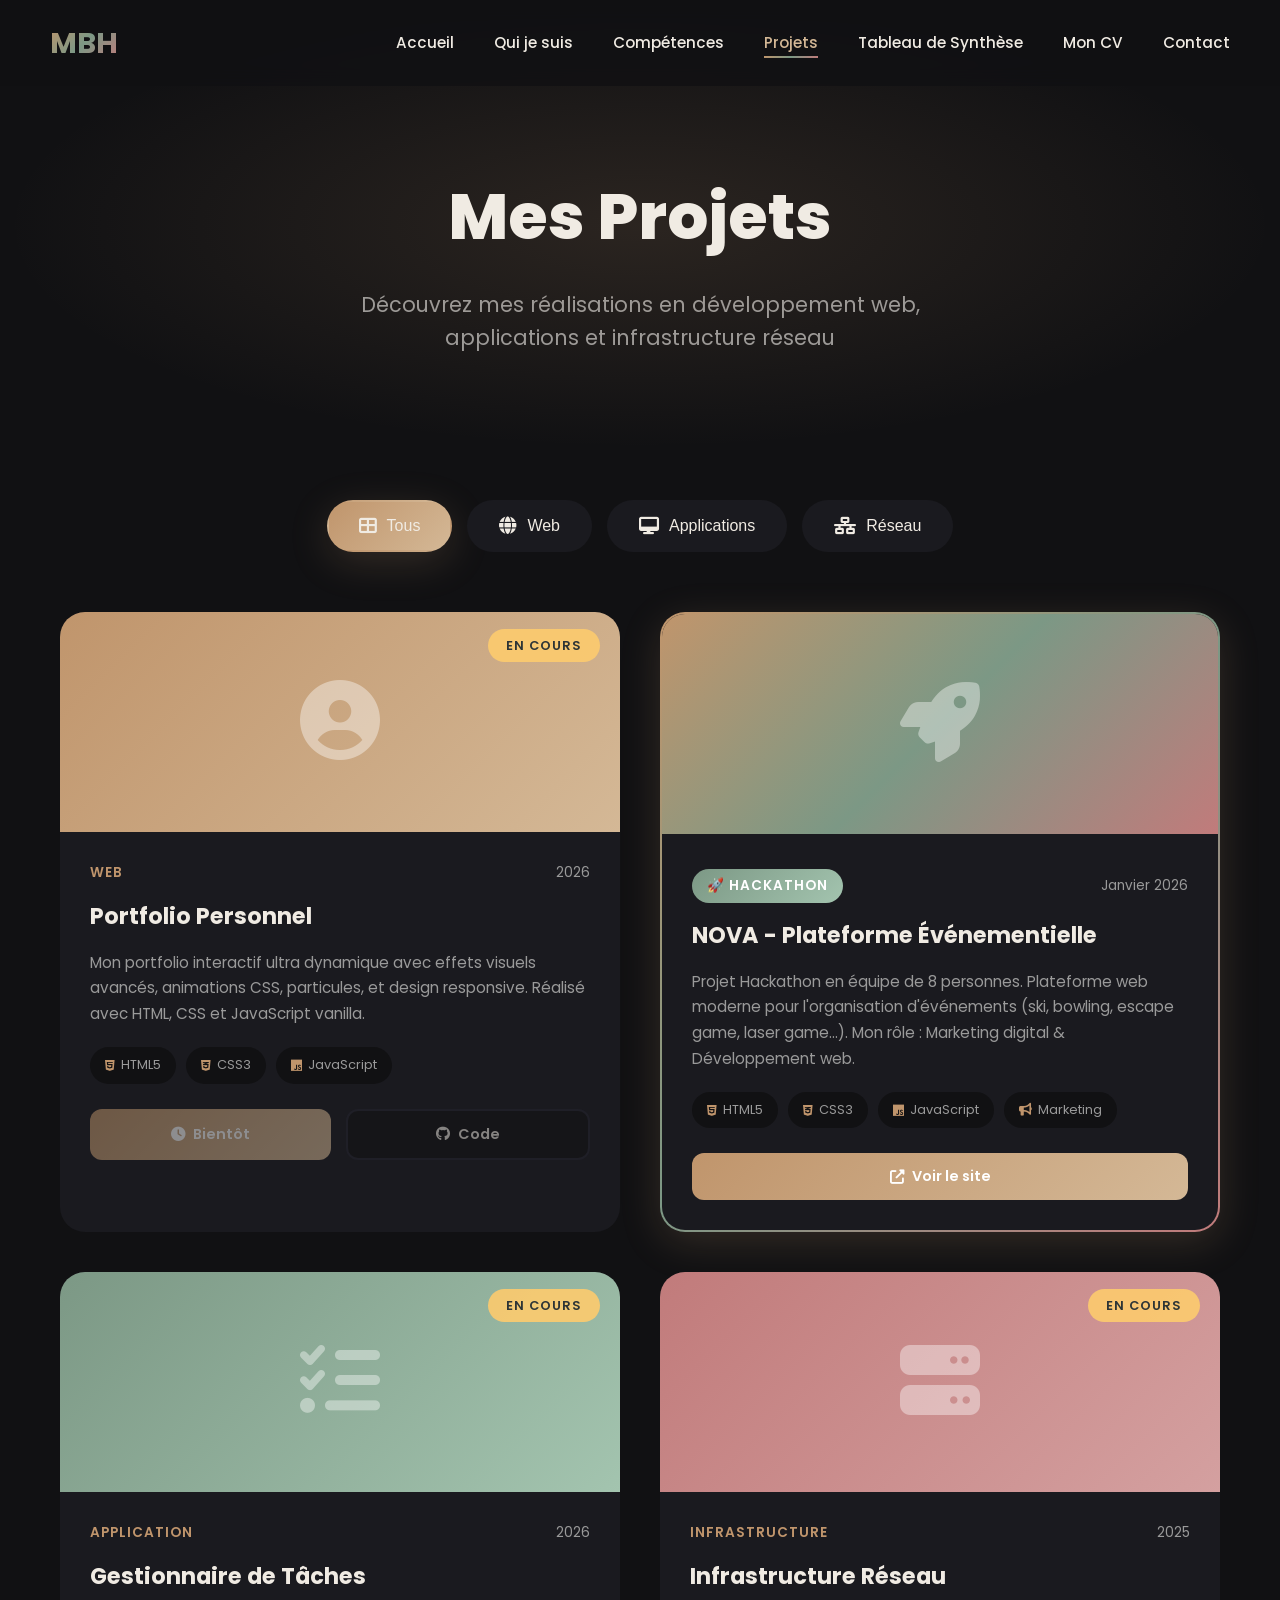
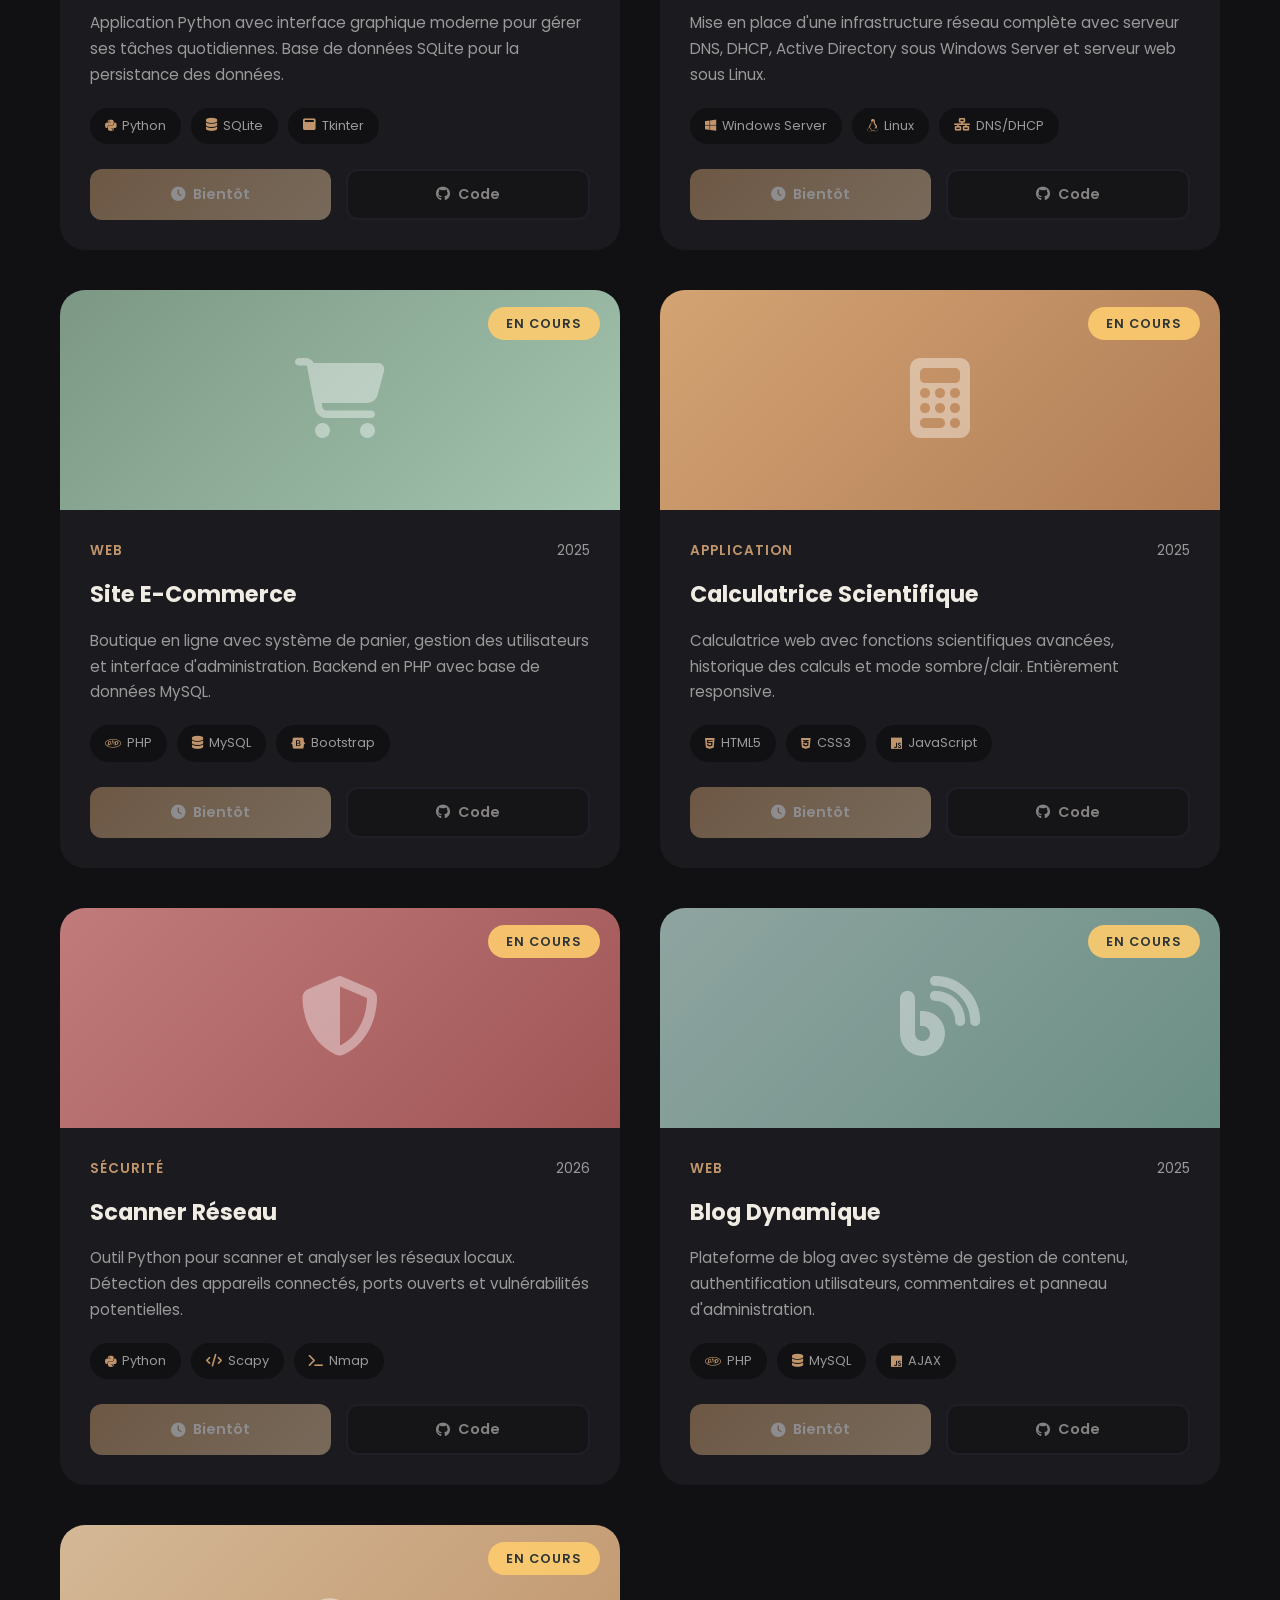
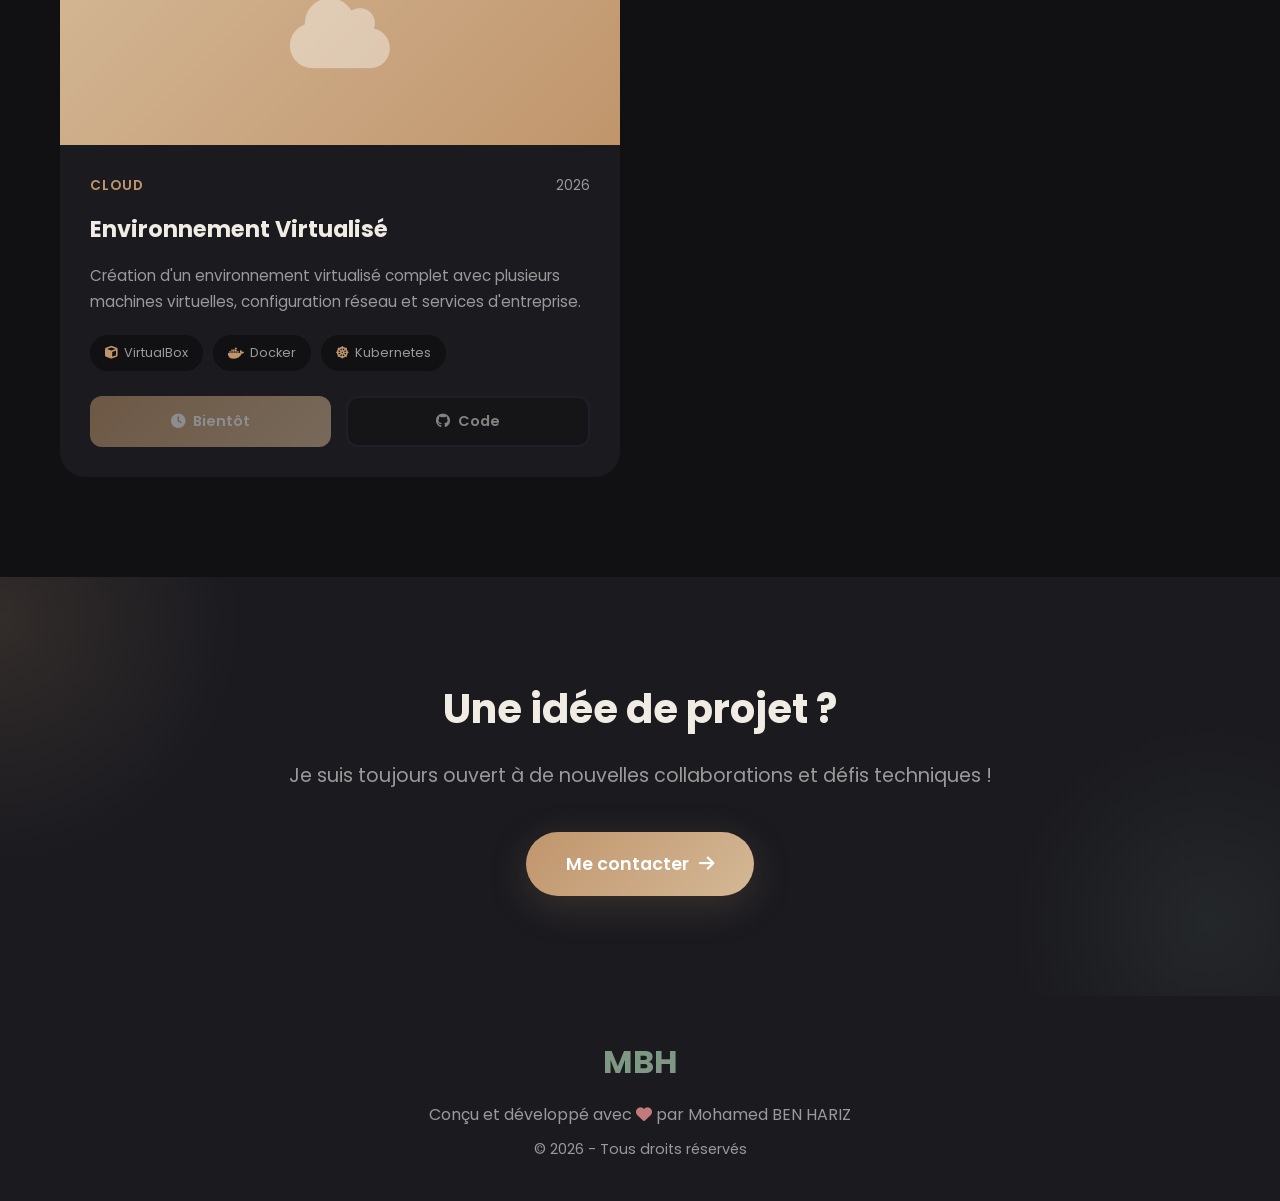
<file: projects.html>
<!DOCTYPE html>
<html lang="fr">
<head>
    <meta charset="UTF-8">
    <meta name="viewport" content="width=device-width, initial-scale=1.0">
    <title>Mes Projets | Mohamed BEN HARIZ</title>
    <meta name="description" content="Découvrez les projets de Mohamed BEN HARIZ - Développement web, applications et infrastructure réseau.">
    <meta name="theme-color" content="#111113">
    <link rel="preconnect" href="https://fonts.googleapis.com">
    <link rel="preconnect" href="https://fonts.gstatic.com" crossorigin>
    <link rel="preconnect" href="https://cdnjs.cloudflare.com">
    <link rel="stylesheet" href="style.css">
    <link rel="stylesheet" href="projects-style.css">
    <link href="https://fonts.googleapis.com/css2?family=Poppins:wght@300;400;500;600;700;800&display=swap" rel="stylesheet">
    <link rel="stylesheet" href="https://cdnjs.cloudflare.com/ajax/libs/font-awesome/6.4.0/css/all.min.css">
</head>
<body class="projects-page">

    <nav class="navbar">
        <div class="logo">
            <a href="index.html"><span class="logo-text">MBH</span></a>
        </div>
        <ul class="nav-links">
            <li><a href="index.html" class="nav-link">Accueil</a></li>
            <li><a href="index.html#about" class="nav-link">Qui je suis</a></li>
            <li><a href="index.html#skills" class="nav-link">Compétences</a></li>
            <li><a href="projects.html" class="nav-link active">Projets</a></li>
            <li><a href="tableau-synthese.html" class="nav-link">Tableau de Synthèse</a></li>
            <li><a href="cv.html" class="nav-link">Mon CV</a></li>
            <li><a href="index.html#contact" class="nav-link">Contact</a></li>
        </ul>
        <div class="hamburger">
            <span></span>
            <span></span>
            <span></span>
        </div>
    </nav>

    <section class="projects-hero">
        <div class="container">
            <h1>Mes Projets</h1>
            <p class="projects-subtitle">Découvrez mes réalisations en développement web, applications et infrastructure réseau</p>
        </div>
    </section>

    <section class="projects-gallery">
        <div class="container">
            <div class="filter-tabs">
                <button class="filter-tab active" data-filter="all">
                    <i class="fas fa-th-large"></i>
                    Tous
                </button>
                <button class="filter-tab" data-filter="web">
                    <i class="fas fa-globe"></i>
                    Web
                </button>
                <button class="filter-tab" data-filter="app">
                    <i class="fas fa-desktop"></i>
                    Applications
                </button>
                <button class="filter-tab" data-filter="network">
                    <i class="fas fa-network-wired"></i>
                    Réseau
                </button>
            </div>

            <div class="projects-showcase">
                <article class="project-showcase-card" data-category="web">
                    <div class="project-showcase-image">
                        <div class="project-icon-large">
                            <i class="fas fa-user-circle"></i>
                        </div>
                        <div class="project-status">
                            <span class="status-badge in-progress">En cours</span>
                        </div>
                    </div>
                    <div class="project-showcase-content">
                        <div class="project-meta">
                            <span class="project-category">Web</span>
                            <span class="project-date">2026</span>
                        </div>
                        <h3>Portfolio Personnel</h3>
                        <p>
                            Mon portfolio interactif ultra dynamique avec effets visuels avancés, 
                            animations CSS, particules, et design responsive. Réalisé avec HTML, CSS 
                            et JavaScript vanilla.
                        </p>
                        <div class="project-tech">
                            <span><i class="fab fa-html5"></i> HTML5</span>
                            <span><i class="fab fa-css3-alt"></i> CSS3</span>
                            <span><i class="fab fa-js"></i> JavaScript</span>
                        </div>
                        <div class="project-actions">
                            <a href="#" class="project-btn btn-demo disabled">
                                <i class="fas fa-clock"></i> Bientôt
                            </a>
                            <a href="#" class="project-btn btn-code disabled">
                                <i class="fab fa-github"></i> Code
                            </a>
                        </div>
                    </div>
                </article>

                <article class="project-showcase-card featured-project" data-category="all">
                    <div class="project-showcase-image gradient-nova">
                        <div class="project-icon-large">
                            <i class="fas fa-rocket"></i>
                        </div>
                    </div>
                    <div class="project-showcase-content">
                        <div class="project-meta">
                            <span class="project-category hackathon-badge">🚀 Hackathon</span>
                            <span class="project-date">Janvier 2026</span>
                        </div>
                        <h3>NOVA - Plateforme Événementielle</h3>
                        <p>
                            Projet Hackathon en équipe de 8 personnes. Plateforme web moderne pour 
                            l'organisation d'événements (ski, bowling, escape game, laser game...).
                            Mon rôle : Marketing digital & Développement web.
                        </p>
                        <div class="project-tech">
                            <span><i class="fab fa-html5"></i> HTML5</span>
                            <span><i class="fab fa-css3-alt"></i> CSS3</span>
                            <span><i class="fab fa-js"></i> JavaScript</span>
                            <span><i class="fas fa-bullhorn"></i> Marketing</span>
                        </div>
                        <div class="project-actions">
                            <a href="https://nova.alwaysdata.net/" target="_blank" rel="noopener noreferrer" class="project-btn btn-demo">
                                <i class="fas fa-external-link-alt"></i> Voir le site
                            </a>
                        </div>
                    </div>
                </article>

                <article class="project-showcase-card" data-category="app">
                    <div class="project-showcase-image gradient-2">
                        <div class="project-icon-large">
                            <i class="fas fa-tasks"></i>
                        </div>
                        <div class="project-status">
                            <span class="status-badge in-progress">En cours</span>
                        </div>
                    </div>
                    <div class="project-showcase-content">
                        <div class="project-meta">
                            <span class="project-category">Application</span>
                            <span class="project-date">2026</span>
                        </div>
                        <h3>Gestionnaire de Tâches</h3>
                        <p>
                            Application Python avec interface graphique moderne pour gérer ses tâches quotidiennes.
                            Base de données SQLite pour la persistance des données.
                        </p>
                        <div class="project-tech">
                            <span><i class="fab fa-python"></i> Python</span>
                            <span><i class="fas fa-database"></i> SQLite</span>
                            <span><i class="fas fa-window-maximize"></i> Tkinter</span>
                        </div>
                        <div class="project-actions">
                            <a href="#" class="project-btn btn-demo disabled">
                                <i class="fas fa-clock"></i> Bientôt
                            </a>
                            <a href="#" class="project-btn btn-code disabled">
                                <i class="fab fa-github"></i> Code
                            </a>
                        </div>
                    </div>
                </article>

                <article class="project-showcase-card" data-category="network">
                    <div class="project-showcase-image gradient-3">
                        <div class="project-icon-large">
                            <i class="fas fa-server"></i>
                        </div>
                        <div class="project-status">
                            <span class="status-badge in-progress">En cours</span>
                        </div>
                    </div>
                    <div class="project-showcase-content">
                        <div class="project-meta">
                            <span class="project-category">Infrastructure</span>
                            <span class="project-date">2025</span>
                        </div>
                        <h3>Infrastructure Réseau</h3>
                        <p>
                            Mise en place d'une infrastructure réseau complète avec serveur DNS, DHCP, 
                            Active Directory sous Windows Server et serveur web sous Linux.
                        </p>
                        <div class="project-tech">
                            <span><i class="fab fa-windows"></i> Windows Server</span>
                            <span><i class="fab fa-linux"></i> Linux</span>
                            <span><i class="fas fa-network-wired"></i> DNS/DHCP</span>
                        </div>
                        <div class="project-actions">
                            <a href="#" class="project-btn btn-demo disabled">
                                <i class="fas fa-clock"></i> Bientôt
                            </a>
                            <a href="#" class="project-btn btn-code disabled">
                                <i class="fab fa-github"></i> Code
                            </a>
                        </div>
                    </div>
                </article>

                <article class="project-showcase-card" data-category="web">
                    <div class="project-showcase-image gradient-4">
                        <div class="project-icon-large">
                            <i class="fas fa-shopping-cart"></i>
                        </div>
                        <div class="project-status">
                            <span class="status-badge in-progress">En cours</span>
                        </div>
                    </div>
                    <div class="project-showcase-content">
                        <div class="project-meta">
                            <span class="project-category">Web</span>
                            <span class="project-date">2025</span>
                        </div>
                        <h3>Site E-Commerce</h3>
                        <p>
                            Boutique en ligne avec système de panier, gestion des utilisateurs et 
                            interface d'administration. Backend en PHP avec base de données MySQL.
                        </p>
                        <div class="project-tech">
                            <span><i class="fab fa-php"></i> PHP</span>
                            <span><i class="fas fa-database"></i> MySQL</span>
                            <span><i class="fab fa-bootstrap"></i> Bootstrap</span>
                        </div>
                        <div class="project-actions">
                            <a href="#" class="project-btn btn-demo disabled">
                                <i class="fas fa-clock"></i> Bientôt
                            </a>
                            <a href="#" class="project-btn btn-code disabled">
                                <i class="fab fa-github"></i> Code
                            </a>
                        </div>
                    </div>
                </article>

                <article class="project-showcase-card" data-category="app">
                    <div class="project-showcase-image gradient-5">
                        <div class="project-icon-large">
                            <i class="fas fa-calculator"></i>
                        </div>
                        <div class="project-status">
                            <span class="status-badge in-progress">En cours</span>
                        </div>
                    </div>
                    <div class="project-showcase-content">
                        <div class="project-meta">
                            <span class="project-category">Application</span>
                            <span class="project-date">2025</span>
                        </div>
                        <h3>Calculatrice Scientifique</h3>
                        <p>
                            Calculatrice web avec fonctions scientifiques avancées, historique des calculs 
                            et mode sombre/clair. Entièrement responsive.
                        </p>
                        <div class="project-tech">
                            <span><i class="fab fa-html5"></i> HTML5</span>
                            <span><i class="fab fa-css3-alt"></i> CSS3</span>
                            <span><i class="fab fa-js"></i> JavaScript</span>
                        </div>
                        <div class="project-actions">
                            <a href="#" class="project-btn btn-demo disabled">
                                <i class="fas fa-clock"></i> Bientôt
                            </a>
                            <a href="#" class="project-btn btn-code disabled">
                                <i class="fab fa-github"></i> Code
                            </a>
                        </div>
                    </div>
                </article>

                <article class="project-showcase-card" data-category="network">
                    <div class="project-showcase-image gradient-6">
                        <div class="project-icon-large">
                            <i class="fas fa-shield-alt"></i>
                        </div>
                        <div class="project-status">
                            <span class="status-badge in-progress">En cours</span>
                        </div>
                    </div>
                    <div class="project-showcase-content">
                        <div class="project-meta">
                            <span class="project-category">Sécurité</span>
                            <span class="project-date">2026</span>
                        </div>
                        <h3>Scanner Réseau</h3>
                        <p>
                            Outil Python pour scanner et analyser les réseaux locaux. Détection des appareils 
                            connectés, ports ouverts et vulnérabilités potentielles.
                        </p>
                        <div class="project-tech">
                            <span><i class="fab fa-python"></i> Python</span>
                            <span><i class="fas fa-code"></i> Scapy</span>
                            <span><i class="fas fa-terminal"></i> Nmap</span>
                        </div>
                        <div class="project-actions">
                            <a href="#" class="project-btn btn-demo disabled">
                                <i class="fas fa-clock"></i> Bientôt
                            </a>
                            <a href="#" class="project-btn btn-code disabled">
                                <i class="fab fa-github"></i> Code
                            </a>
                        </div>
                    </div>
                </article>

                <article class="project-showcase-card" data-category="web">
                    <div class="project-showcase-image gradient-7">
                        <div class="project-icon-large">
                            <i class="fas fa-blog"></i>
                        </div>
                        <div class="project-status">
                            <span class="status-badge in-progress">En cours</span>
                        </div>
                    </div>
                    <div class="project-showcase-content">
                        <div class="project-meta">
                            <span class="project-category">Web</span>
                            <span class="project-date">2025</span>
                        </div>
                        <h3>Blog Dynamique</h3>
                        <p>
                            Plateforme de blog avec système de gestion de contenu, authentification 
                            utilisateurs, commentaires et panneau d'administration.
                        </p>
                        <div class="project-tech">
                            <span><i class="fab fa-php"></i> PHP</span>
                            <span><i class="fas fa-database"></i> MySQL</span>
                            <span><i class="fab fa-js"></i> AJAX</span>
                        </div>
                        <div class="project-actions">
                            <a href="#" class="project-btn btn-demo disabled">
                                <i class="fas fa-clock"></i> Bientôt
                            </a>
                            <a href="#" class="project-btn btn-code disabled">
                                <i class="fab fa-github"></i> Code
                            </a>
                        </div>
                    </div>
                </article>

                <article class="project-showcase-card" data-category="network">
                    <div class="project-showcase-image gradient-8">
                        <div class="project-icon-large">
                            <i class="fas fa-cloud"></i>
                        </div>
                        <div class="project-status">
                            <span class="status-badge in-progress">En cours</span>
                        </div>
                    </div>
                    <div class="project-showcase-content">
                        <div class="project-meta">
                            <span class="project-category">Cloud</span>
                            <span class="project-date">2026</span>
                        </div>
                        <h3>Environnement Virtualisé</h3>
                        <p>
                            Création d'un environnement virtualisé complet avec plusieurs machines virtuelles,
                            configuration réseau et services d'entreprise.
                        </p>
                        <div class="project-tech">
                            <span><i class="fas fa-cube"></i> VirtualBox</span>
                            <span><i class="fab fa-docker"></i> Docker</span>
                            <span><i class="fas fa-dharmachakra"></i> Kubernetes</span>
                        </div>
                        <div class="project-actions">
                            <a href="#" class="project-btn btn-demo disabled">
                                <i class="fas fa-clock"></i> Bientôt
                            </a>
                            <a href="#" class="project-btn btn-code disabled">
                                <i class="fab fa-github"></i> Code
                            </a>
                        </div>
                    </div>
                </article>
            </div>
        </div>
    </section>

    <section class="projects-cta">
        <div class="container">
            <div class="cta-content">
                <h2>Une idée de projet ?</h2>
                <p>Je suis toujours ouvert à de nouvelles collaborations et défis techniques !</p>
                <a href="index.html#contact" class="btn btn-primary btn-large">
                    <span>Me contacter</span>
                    <i class="fas fa-arrow-right"></i>
                </a>
            </div>
        </div>
    </section>

    <footer class="footer">
        <div class="footer-content">
            <div class="footer-logo">MBH</div>
            <p>Conçu et développé avec <i class="fas fa-heart"></i> par Mohamed BEN HARIZ</p>
            <p class="footer-year">© 2026 - Tous droits réservés</p>
        </div>
    </footer>

    <script src="script.js" defer></script>
    <script src="projects-script.js" defer></script>
</body>
</html>
</file>
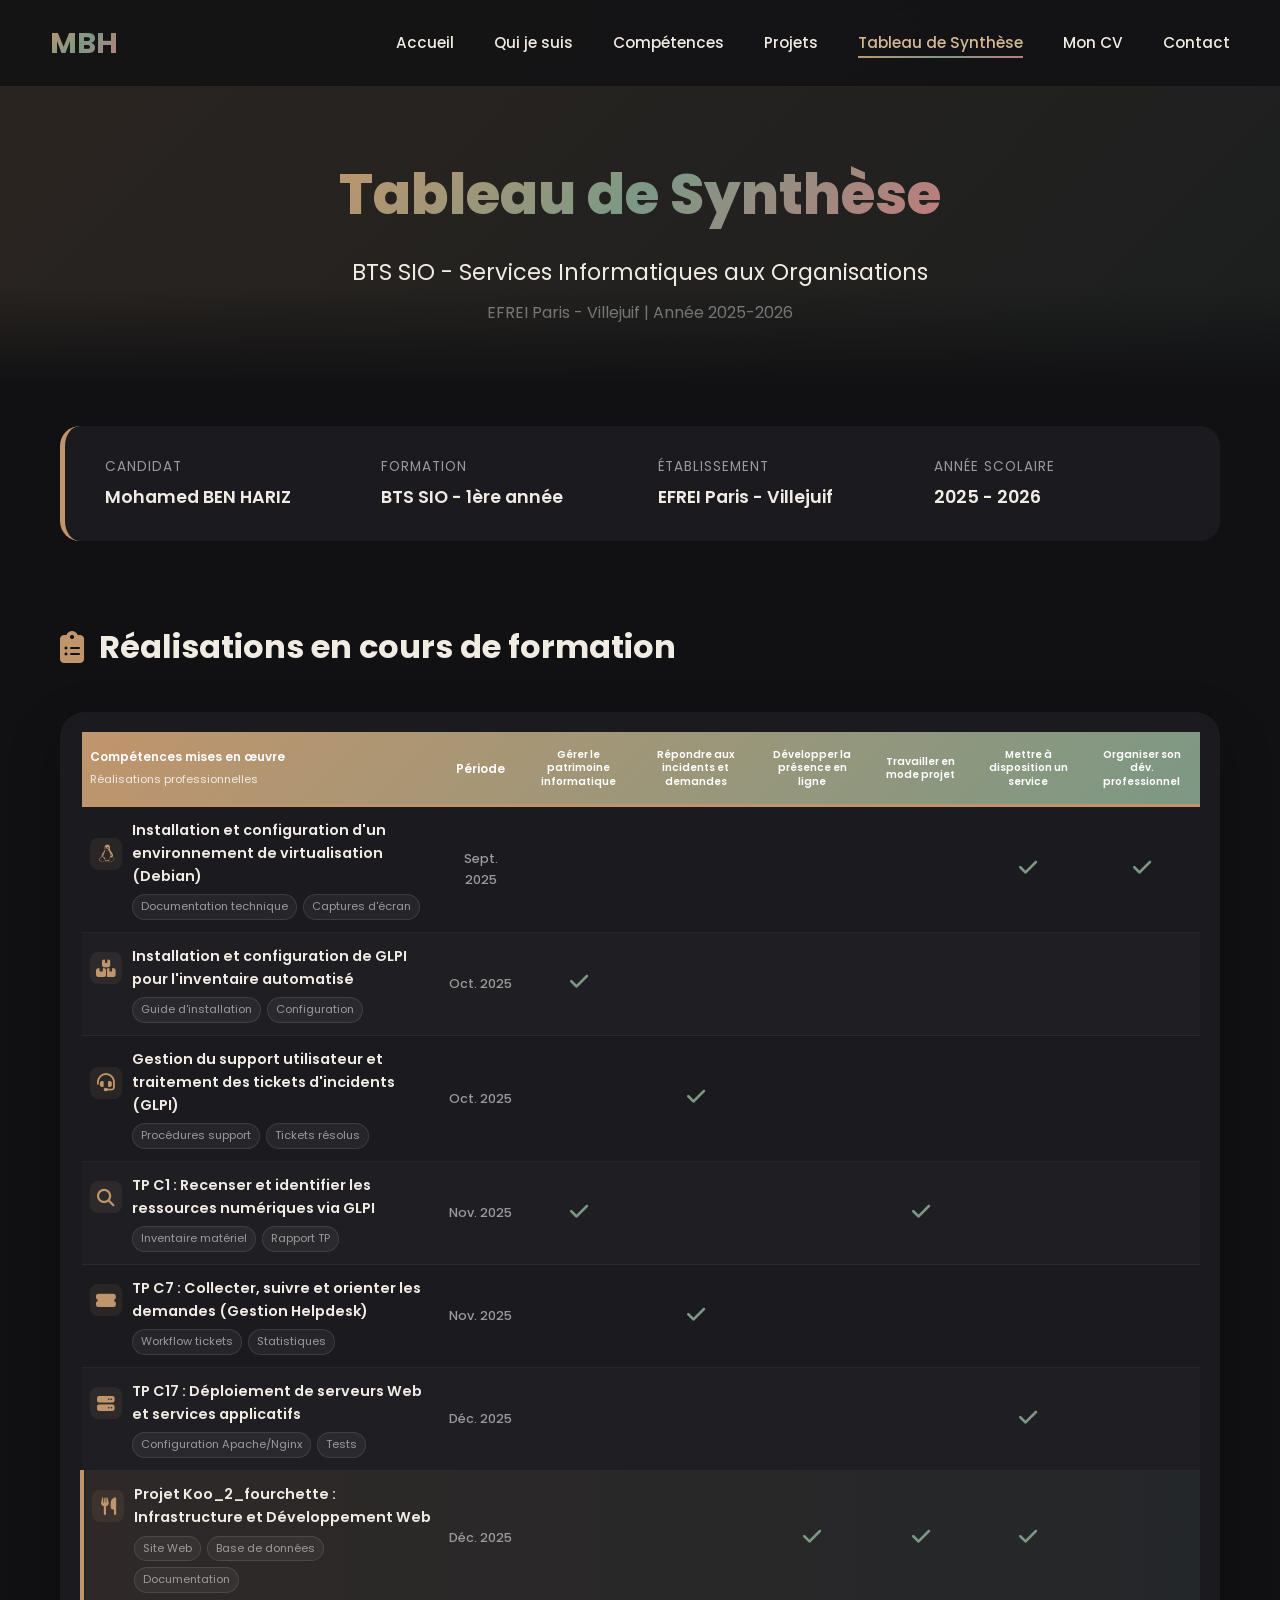
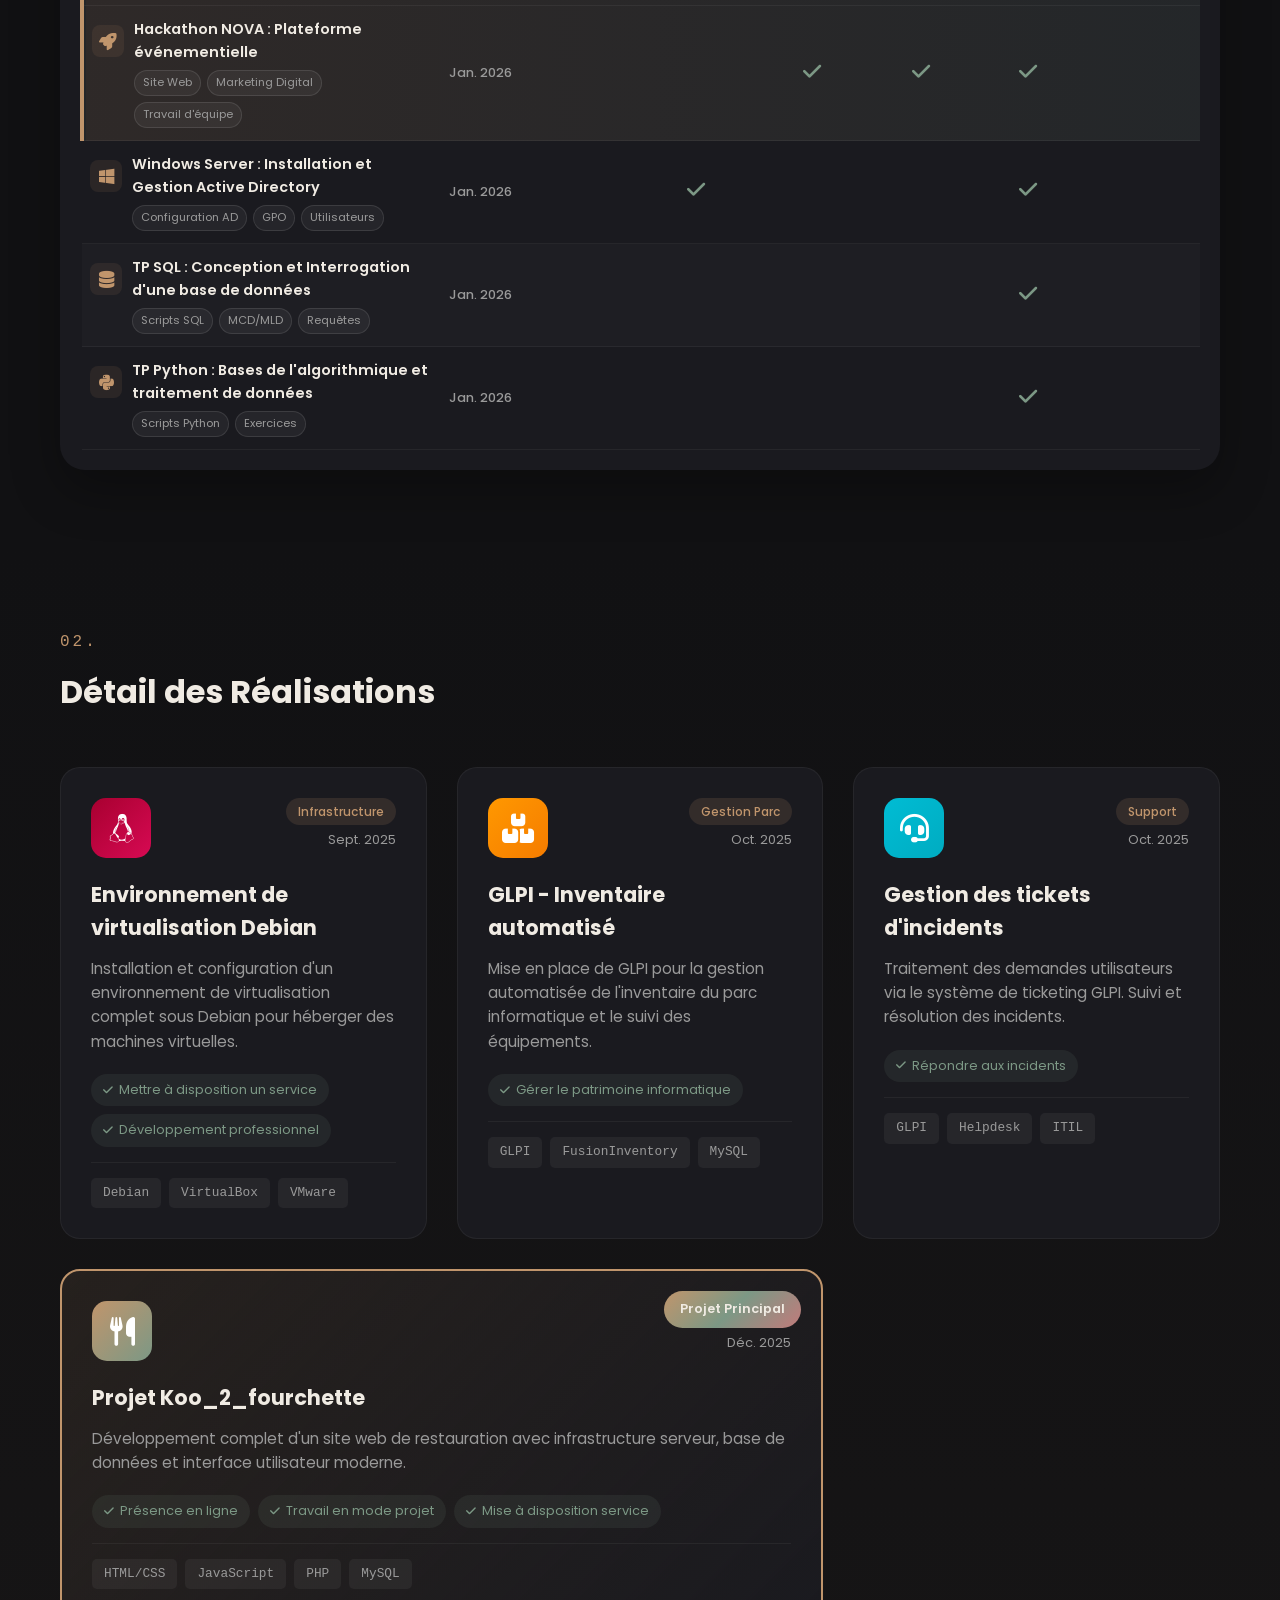
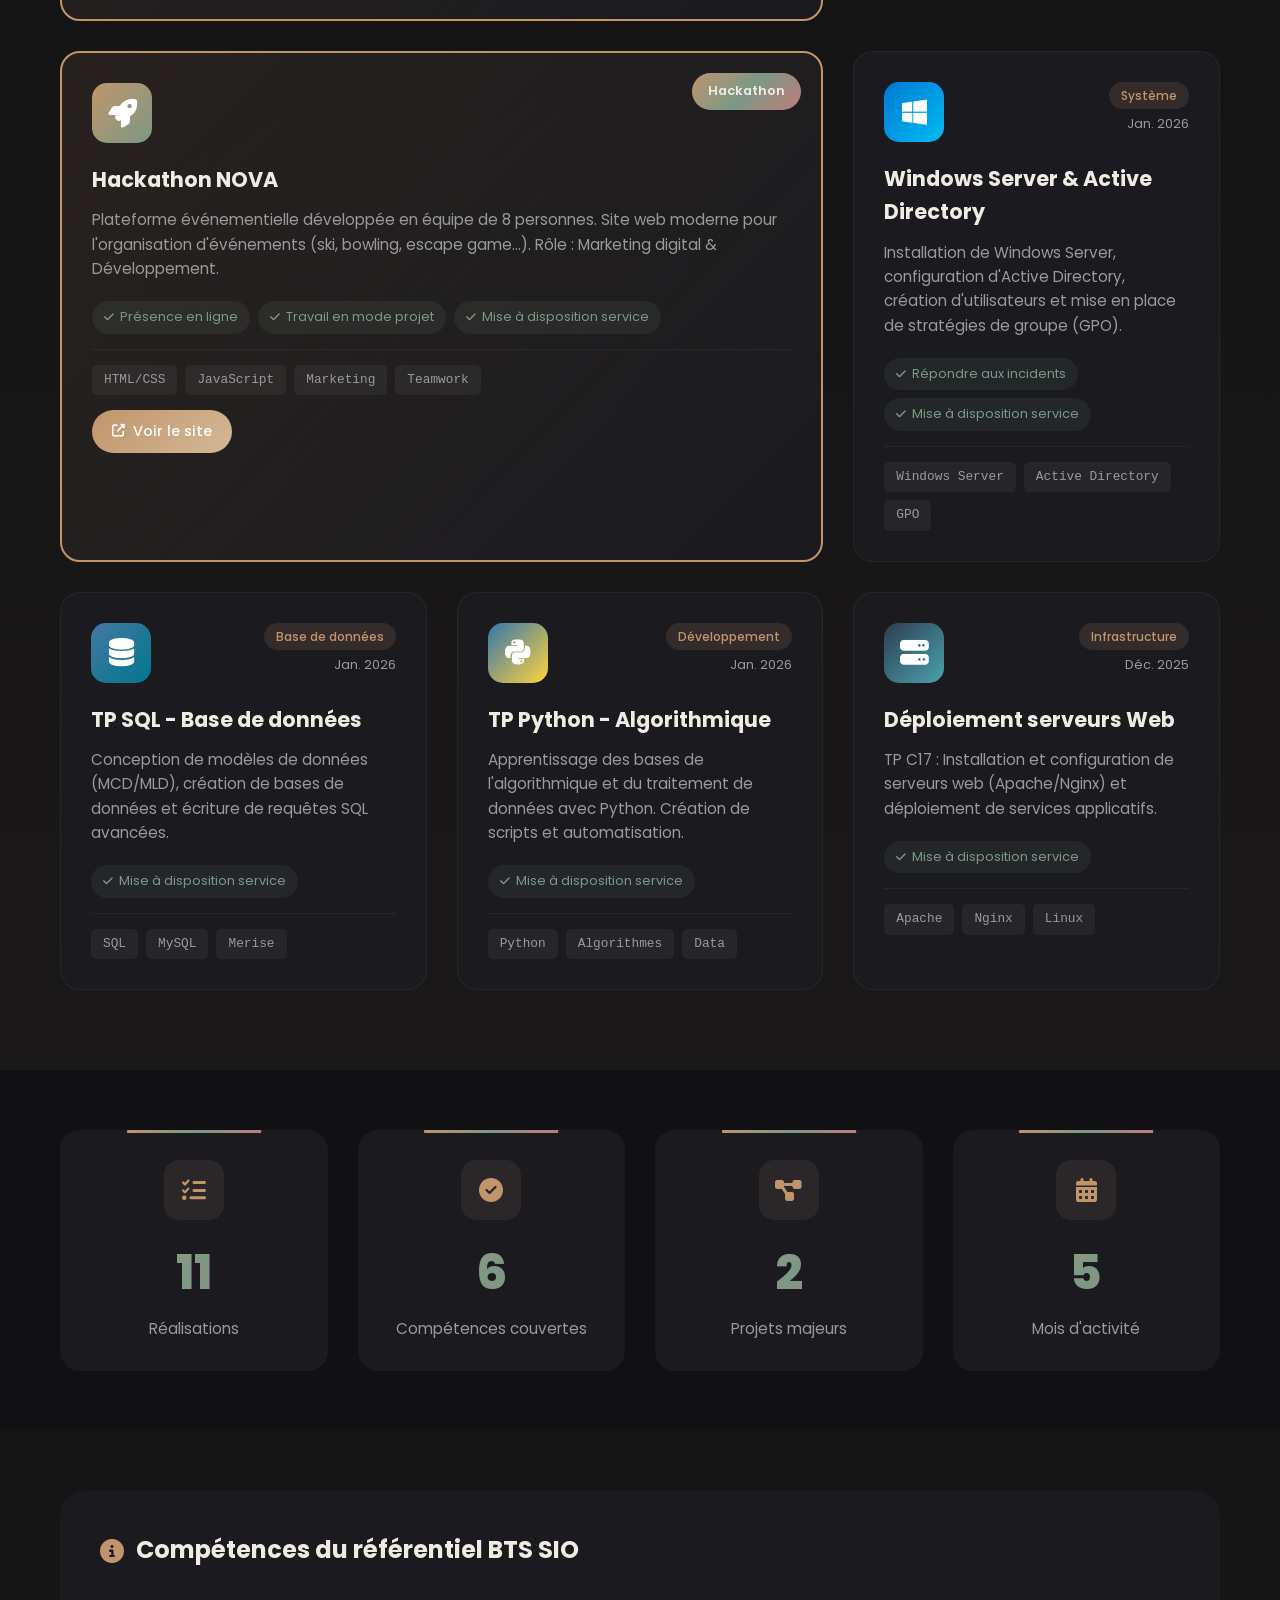
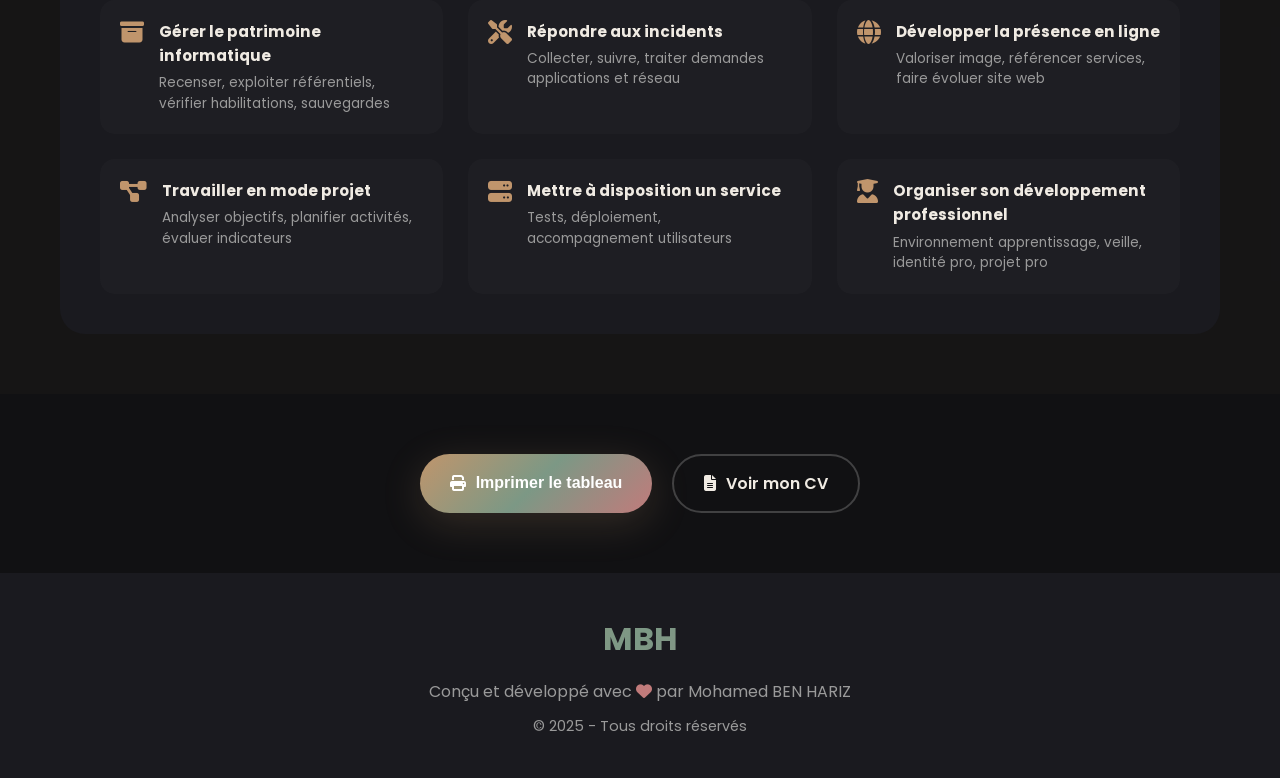
<file: tableau-synthese.html>
<!DOCTYPE html>
<html lang="fr">
<head>
    <meta charset="UTF-8">
    <meta name="viewport" content="width=device-width, initial-scale=1.0">
    <title>Tableau de Synthèse | Mohamed BEN HARIZ - BTS SIO</title>
    <meta name="description" content="Tableau de synthèse BTS SIO de Mohamed BEN HARIZ - Compétences acquises en support, développement SLAM et réseaux SISR.">
    <meta name="theme-color" content="#111113">
    <link rel="preconnect" href="https://fonts.googleapis.com">
    <link rel="preconnect" href="https://fonts.gstatic.com" crossorigin>
    <link rel="preconnect" href="https://cdnjs.cloudflare.com">
    <link rel="stylesheet" href="style.css">
    <link rel="stylesheet" href="tableau-style.css">
    <link href="https://fonts.googleapis.com/css2?family=Poppins:wght@300;400;500;600;700;800&display=swap" rel="stylesheet">
    <link rel="stylesheet" href="https://cdnjs.cloudflare.com/ajax/libs/font-awesome/6.4.0/css/all.min.css">
</head>
<body class="tableau-page">

    <nav class="navbar">
        <div class="logo">
            <a href="index.html"><span class="logo-text">MBH</span></a>
        </div>
        <ul class="nav-links">
            <li><a href="index.html" class="nav-link">Accueil</a></li>
            <li><a href="index.html#about" class="nav-link">Qui je suis</a></li>
            <li><a href="index.html#skills" class="nav-link">Compétences</a></li>
            <li><a href="projects.html" class="nav-link">Projets</a></li>
            <li><a href="tableau-synthese.html" class="nav-link active">Tableau de Synthèse</a></li>
            <li><a href="cv.html" class="nav-link">Mon CV</a></li>
            <li><a href="index.html#contact" class="nav-link">Contact</a></li>
        </ul>
        <div class="hamburger">
            <span></span>
            <span></span>
            <span></span>
        </div>
    </nav>

    <section class="tableau-hero">
        <div class="container">
            <h1>Tableau de Synthèse</h1>
            <p class="tableau-subtitle">BTS SIO - Services Informatiques aux Organisations</p>
            <p class="tableau-info">EFREI Paris - Villejuif | Année 2025-2026</p>
        </div>
    </section>

    <section class="candidat-info">
        <div class="container">
            <div class="info-card">
                <div class="info-grid">
                    <div class="info-item">
                        <span class="info-label">Candidat</span>
                        <span class="info-value">Mohamed BEN HARIZ</span>
                    </div>
                    <div class="info-item">
                        <span class="info-label">Formation</span>
                        <span class="info-value">BTS SIO - 1ère année</span>
                    </div>
                    <div class="info-item">
                        <span class="info-label">Établissement</span>
                        <span class="info-value">EFREI Paris - Villejuif</span>
                    </div>
                    <div class="info-item">
                        <span class="info-label">Année scolaire</span>
                        <span class="info-value">2025 - 2026</span>
                    </div>
                </div>
            </div>
        </div>
    </section>

    <section class="tableau-section">
        <div class="container">
            
            <h2 class="main-table-title">
                <i class="fas fa-clipboard-list"></i>
                Réalisations en cours de formation
            </h2>

            <div class="main-synthese-wrapper">
                <div class="table-scroll">
                    <table class="main-synthese-table">
                        <thead>
                            <tr>
                                <th class="col-realisation">Compétences mises en œuvre<br><small>Réalisations professionnelles</small></th>
                                <th class="col-periode">Période</th>
                                <th class="col-competence">Gérer le patrimoine informatique</th>
                                <th class="col-competence">Répondre aux incidents et demandes</th>
                                <th class="col-competence">Développer la présence en ligne</th>
                                <th class="col-competence">Travailler en mode projet</th>
                                <th class="col-competence">Mettre à disposition un service</th>
                                <th class="col-competence">Organiser son dév. professionnel</th>
                            </tr>
                        </thead>
                        <tbody>
                            <tr class="realisation-row">
                                <td class="realisation-name">
                                    <div class="realisation-title">
                                        <i class="fab fa-linux"></i>
                                        Installation et configuration d'un environnement de virtualisation (Debian)
                                    </div>
                                    <div class="realisation-docs">
                                        <span class="doc-tag">Documentation technique</span>
                                        <span class="doc-tag">Captures d'écran</span>
                                    </div>
                                </td>
                                <td class="periode">Sept. 2025</td>
                                <td class="check-cell"></td>
                                <td class="check-cell"></td>
                                <td class="check-cell"></td>
                                <td class="check-cell"></td>
                                <td class="check-cell"><i class="fas fa-check"></i></td>
                                <td class="check-cell"><i class="fas fa-check"></i></td>
                            </tr>

                            <tr class="realisation-row">
                                <td class="realisation-name">
                                    <div class="realisation-title">
                                        <i class="fas fa-boxes"></i>
                                        Installation et configuration de GLPI pour l'inventaire automatisé
                                    </div>
                                    <div class="realisation-docs">
                                        <span class="doc-tag">Guide d'installation</span>
                                        <span class="doc-tag">Configuration</span>
                                    </div>
                                </td>
                                <td class="periode">Oct. 2025</td>
                                <td class="check-cell"><i class="fas fa-check"></i></td>
                                <td class="check-cell"></td>
                                <td class="check-cell"></td>
                                <td class="check-cell"></td>
                                <td class="check-cell"></td>
                                <td class="check-cell"></td>
                            </tr>

                            <tr class="realisation-row">
                                <td class="realisation-name">
                                    <div class="realisation-title">
                                        <i class="fas fa-headset"></i>
                                        Gestion du support utilisateur et traitement des tickets d'incidents (GLPI)
                                    </div>
                                    <div class="realisation-docs">
                                        <span class="doc-tag">Procédures support</span>
                                        <span class="doc-tag">Tickets résolus</span>
                                    </div>
                                </td>
                                <td class="periode">Oct. 2025</td>
                                <td class="check-cell"></td>
                                <td class="check-cell"><i class="fas fa-check"></i></td>
                                <td class="check-cell"></td>
                                <td class="check-cell"></td>
                                <td class="check-cell"></td>
                                <td class="check-cell"></td>
                            </tr>

                            <tr class="realisation-row">
                                <td class="realisation-name">
                                    <div class="realisation-title">
                                        <i class="fas fa-search"></i>
                                        TP C1 : Recenser et identifier les ressources numériques via GLPI
                                    </div>
                                    <div class="realisation-docs">
                                        <span class="doc-tag">Inventaire matériel</span>
                                        <span class="doc-tag">Rapport TP</span>
                                    </div>
                                </td>
                                <td class="periode">Nov. 2025</td>
                                <td class="check-cell"><i class="fas fa-check"></i></td>
                                <td class="check-cell"></td>
                                <td class="check-cell"></td>
                                <td class="check-cell"><i class="fas fa-check"></i></td>
                                <td class="check-cell"></td>
                                <td class="check-cell"></td>
                            </tr>

                            <tr class="realisation-row">
                                <td class="realisation-name">
                                    <div class="realisation-title">
                                        <i class="fas fa-ticket-alt"></i>
                                        TP C7 : Collecter, suivre et orienter les demandes (Gestion Helpdesk)
                                    </div>
                                    <div class="realisation-docs">
                                        <span class="doc-tag">Workflow tickets</span>
                                        <span class="doc-tag">Statistiques</span>
                                    </div>
                                </td>
                                <td class="periode">Nov. 2025</td>
                                <td class="check-cell"></td>
                                <td class="check-cell"><i class="fas fa-check"></i></td>
                                <td class="check-cell"></td>
                                <td class="check-cell"></td>
                                <td class="check-cell"></td>
                                <td class="check-cell"></td>
                            </tr>

                            <tr class="realisation-row">
                                <td class="realisation-name">
                                    <div class="realisation-title">
                                        <i class="fas fa-server"></i>
                                        TP C17 : Déploiement de serveurs Web et services applicatifs
                                    </div>
                                    <div class="realisation-docs">
                                        <span class="doc-tag">Configuration Apache/Nginx</span>
                                        <span class="doc-tag">Tests</span>
                                    </div>
                                </td>
                                <td class="periode">Déc. 2025</td>
                                <td class="check-cell"></td>
                                <td class="check-cell"></td>
                                <td class="check-cell"></td>
                                <td class="check-cell"></td>
                                <td class="check-cell"><i class="fas fa-check"></i></td>
                                <td class="check-cell"></td>
                            </tr>

                            <tr class="realisation-row highlight-row">
                                <td class="realisation-name">
                                    <div class="realisation-title">
                                        <i class="fas fa-utensils"></i>
                                        Projet Koo_2_fourchette : Infrastructure et Développement Web
                                    </div>
                                    <div class="realisation-docs">
                                        <span class="doc-tag">Site Web</span>
                                        <span class="doc-tag">Base de données</span>
                                        <span class="doc-tag">Documentation</span>
                                    </div>
                                </td>
                                <td class="periode">Déc. 2025</td>
                                <td class="check-cell"></td>
                                <td class="check-cell"></td>
                                <td class="check-cell"><i class="fas fa-check"></i></td>
                                <td class="check-cell"><i class="fas fa-check"></i></td>
                                <td class="check-cell"><i class="fas fa-check"></i></td>
                                <td class="check-cell"></td>
                            </tr>

                            <tr class="realisation-row highlight-row">
                                <td class="realisation-name">
                                    <div class="realisation-title">
                                        <i class="fas fa-rocket"></i>
                                        Hackathon NOVA : Plateforme événementielle
                                    </div>
                                    <div class="realisation-docs">
                                        <span class="doc-tag">Site Web</span>
                                        <span class="doc-tag">Marketing Digital</span>
                                        <span class="doc-tag">Travail d'équipe</span>
                                    </div>
                                </td>
                                <td class="periode">Jan. 2026</td>
                                <td class="check-cell"></td>
                                <td class="check-cell"></td>
                                <td class="check-cell"><i class="fas fa-check"></i></td>
                                <td class="check-cell"><i class="fas fa-check"></i></td>
                                <td class="check-cell"><i class="fas fa-check"></i></td>
                                <td class="check-cell"></td>
                            </tr>

                            <tr class="realisation-row">
                                <td class="realisation-name">
                                    <div class="realisation-title">
                                        <i class="fab fa-windows"></i>
                                        Windows Server : Installation et Gestion Active Directory
                                    </div>
                                    <div class="realisation-docs">
                                        <span class="doc-tag">Configuration AD</span>
                                        <span class="doc-tag">GPO</span>
                                        <span class="doc-tag">Utilisateurs</span>
                                    </div>
                                </td>
                                <td class="periode">Jan. 2026</td>
                                <td class="check-cell"></td>
                                <td class="check-cell"><i class="fas fa-check"></i></td>
                                <td class="check-cell"></td>
                                <td class="check-cell"></td>
                                <td class="check-cell"><i class="fas fa-check"></i></td>
                                <td class="check-cell"></td>
                            </tr>

                            <tr class="realisation-row">
                                <td class="realisation-name">
                                    <div class="realisation-title">
                                        <i class="fas fa-database"></i>
                                        TP SQL : Conception et Interrogation d'une base de données
                                    </div>
                                    <div class="realisation-docs">
                                        <span class="doc-tag">Scripts SQL</span>
                                        <span class="doc-tag">MCD/MLD</span>
                                        <span class="doc-tag">Requêtes</span>
                                    </div>
                                </td>
                                <td class="periode">Jan. 2026</td>
                                <td class="check-cell"></td>
                                <td class="check-cell"></td>
                                <td class="check-cell"></td>
                                <td class="check-cell"></td>
                                <td class="check-cell"><i class="fas fa-check"></i></td>
                                <td class="check-cell"></td>
                            </tr>

                            <tr class="realisation-row">
                                <td class="realisation-name">
                                    <div class="realisation-title">
                                        <i class="fab fa-python"></i>
                                        TP Python : Bases de l'algorithmique et traitement de données
                                    </div>
                                    <div class="realisation-docs">
                                        <span class="doc-tag">Scripts Python</span>
                                        <span class="doc-tag">Exercices</span>
                                    </div>
                                </td>
                                <td class="periode">Jan. 2026</td>
                                <td class="check-cell"></td>
                                <td class="check-cell"></td>
                                <td class="check-cell"></td>
                                <td class="check-cell"></td>
                                <td class="check-cell"><i class="fas fa-check"></i></td>
                                <td class="check-cell"></td>
                            </tr>
                        </tbody>
                    </table>
                </div>
            </div>

        </div>
    </section>

    <section class="projets-details">
        <div class="container">
            <h2 class="section-title-alt">
                <span class="title-number">02.</span>
                Détail des Réalisations
            </h2>

            <div class="projets-grid">
                <div class="projet-card">
                    <div class="projet-header">
                        <div class="projet-icon debian">
                            <i class="fab fa-linux"></i>
                        </div>
                        <div class="projet-meta">
                            <span class="projet-type">Infrastructure</span>
                            <span class="projet-date">Sept. 2025</span>
                        </div>
                    </div>
                    <h3>Environnement de virtualisation Debian</h3>
                    <p>Installation et configuration d'un environnement de virtualisation complet sous Debian pour héberger des machines virtuelles.</p>
                    <div class="projet-competences">
                        <span><i class="fas fa-check"></i> Mettre à disposition un service</span>
                        <span><i class="fas fa-check"></i> Développement professionnel</span>
                    </div>
                    <div class="projet-technologies">
                        <span>Debian</span>
                        <span>VirtualBox</span>
                        <span>VMware</span>
                    </div>
                </div>

                <div class="projet-card">
                    <div class="projet-header">
                        <div class="projet-icon glpi">
                            <i class="fas fa-boxes"></i>
                        </div>
                        <div class="projet-meta">
                            <span class="projet-type">Gestion Parc</span>
                            <span class="projet-date">Oct. 2025</span>
                        </div>
                    </div>
                    <h3>GLPI - Inventaire automatisé</h3>
                    <p>Mise en place de GLPI pour la gestion automatisée de l'inventaire du parc informatique et le suivi des équipements.</p>
                    <div class="projet-competences">
                        <span><i class="fas fa-check"></i> Gérer le patrimoine informatique</span>
                    </div>
                    <div class="projet-technologies">
                        <span>GLPI</span>
                        <span>FusionInventory</span>
                        <span>MySQL</span>
                    </div>
                </div>

                <div class="projet-card">
                    <div class="projet-header">
                        <div class="projet-icon support">
                            <i class="fas fa-headset"></i>
                        </div>
                        <div class="projet-meta">
                            <span class="projet-type">Support</span>
                            <span class="projet-date">Oct. 2025</span>
                        </div>
                    </div>
                    <h3>Gestion des tickets d'incidents</h3>
                    <p>Traitement des demandes utilisateurs via le système de ticketing GLPI. Suivi et résolution des incidents.</p>
                    <div class="projet-competences">
                        <span><i class="fas fa-check"></i> Répondre aux incidents</span>
                    </div>
                    <div class="projet-technologies">
                        <span>GLPI</span>
                        <span>Helpdesk</span>
                        <span>ITIL</span>
                    </div>
                </div>

                <div class="projet-card featured">
                    <div class="featured-badge">Projet Principal</div>
                    <div class="projet-header">
                        <div class="projet-icon web">
                            <i class="fas fa-utensils"></i>
                        </div>
                        <div class="projet-meta">
                            <span class="projet-type">Web & Infra</span>
                            <span class="projet-date">Déc. 2025</span>
                        </div>
                    </div>
                    <h3>Projet Koo_2_fourchette</h3>
                    <p>Développement complet d'un site web de restauration avec infrastructure serveur, base de données et interface utilisateur moderne.</p>
                    <div class="projet-competences">
                        <span><i class="fas fa-check"></i> Présence en ligne</span>
                        <span><i class="fas fa-check"></i> Travail en mode projet</span>
                        <span><i class="fas fa-check"></i> Mise à disposition service</span>
                    </div>
                    <div class="projet-technologies">
                        <span>HTML/CSS</span>
                        <span>JavaScript</span>
                        <span>PHP</span>
                        <span>MySQL</span>
                    </div>
                </div>

                <div class="projet-card featured">
                    <div class="featured-badge">Hackathon</div>
                    <div class="projet-header">
                        <div class="projet-icon web">
                            <i class="fas fa-rocket"></i>
                        </div>
                        <div class="projet-meta">
                            <span class="projet-date">Jan. 2026</span>
                        </div>
                    </div>
                    <h3>Hackathon NOVA</h3>
                    <p>Plateforme événementielle développée en équipe de 8 personnes. Site web moderne pour l'organisation d'événements (ski, bowling, escape game...). Rôle : Marketing digital & Développement.</p>
                    <div class="projet-competences">
                        <span><i class="fas fa-check"></i> Présence en ligne</span>
                        <span><i class="fas fa-check"></i> Travail en mode projet</span>
                        <span><i class="fas fa-check"></i> Mise à disposition service</span>
                    </div>
                    <div class="projet-technologies">
                        <span>HTML/CSS</span>
                        <span>JavaScript</span>
                        <span>Marketing</span>
                        <span>Teamwork</span>
                    </div>
                    <a href="https://nova.alwaysdata.net/" target="_blank" rel="noopener noreferrer" class="projet-link"><i class="fas fa-external-link-alt"></i> Voir le site</a>
                </div>

                <div class="projet-card">
                    <div class="projet-header">
                        <div class="projet-icon windows">
                            <i class="fab fa-windows"></i>
                        </div>
                        <div class="projet-meta">
                            <span class="projet-type">Système</span>
                            <span class="projet-date">Jan. 2026</span>
                        </div>
                    </div>
                    <h3>Windows Server & Active Directory</h3>
                    <p>Installation de Windows Server, configuration d'Active Directory, création d'utilisateurs et mise en place de stratégies de groupe (GPO).</p>
                    <div class="projet-competences">
                        <span><i class="fas fa-check"></i> Répondre aux incidents</span>
                        <span><i class="fas fa-check"></i> Mise à disposition service</span>
                    </div>
                    <div class="projet-technologies">
                        <span>Windows Server</span>
                        <span>Active Directory</span>
                        <span>GPO</span>
                    </div>
                </div>

                <div class="projet-card">
                    <div class="projet-header">
                        <div class="projet-icon database">
                            <i class="fas fa-database"></i>
                        </div>
                        <div class="projet-meta">
                            <span class="projet-type">Base de données</span>
                            <span class="projet-date">Jan. 2026</span>
                        </div>
                    </div>
                    <h3>TP SQL - Base de données</h3>
                    <p>Conception de modèles de données (MCD/MLD), création de bases de données et écriture de requêtes SQL avancées.</p>
                    <div class="projet-competences">
                        <span><i class="fas fa-check"></i> Mise à disposition service</span>
                    </div>
                    <div class="projet-technologies">
                        <span>SQL</span>
                        <span>MySQL</span>
                        <span>Merise</span>
                    </div>
                </div>

                <div class="projet-card">
                    <div class="projet-header">
                        <div class="projet-icon python">
                            <i class="fab fa-python"></i>
                        </div>
                        <div class="projet-meta">
                            <span class="projet-type">Développement</span>
                            <span class="projet-date">Jan. 2026</span>
                        </div>
                    </div>
                    <h3>TP Python - Algorithmique</h3>
                    <p>Apprentissage des bases de l'algorithmique et du traitement de données avec Python. Création de scripts et automatisation.</p>
                    <div class="projet-competences">
                        <span><i class="fas fa-check"></i> Mise à disposition service</span>
                    </div>
                    <div class="projet-technologies">
                        <span>Python</span>
                        <span>Algorithmes</span>
                        <span>Data</span>
                    </div>
                </div>

                <div class="projet-card">
                    <div class="projet-header">
                        <div class="projet-icon server">
                            <i class="fas fa-server"></i>
                        </div>
                        <div class="projet-meta">
                            <span class="projet-type">Infrastructure</span>
                            <span class="projet-date">Déc. 2025</span>
                        </div>
                    </div>
                    <h3>Déploiement serveurs Web</h3>
                    <p>TP C17 : Installation et configuration de serveurs web (Apache/Nginx) et déploiement de services applicatifs.</p>
                    <div class="projet-competences">
                        <span><i class="fas fa-check"></i> Mise à disposition service</span>
                    </div>
                    <div class="projet-technologies">
                        <span>Apache</span>
                        <span>Nginx</span>
                        <span>Linux</span>
                    </div>
                </div>
            </div>
        </div>
    </section>

    <section class="stats-section">
        <div class="container">
            <div class="stats-grid">
                <div class="stat-card">
                    <div class="stat-icon"><i class="fas fa-tasks"></i></div>
                    <div class="stat-value">11</div>
                    <div class="stat-label">Réalisations</div>
                </div>
                <div class="stat-card">
                    <div class="stat-icon"><i class="fas fa-check-circle"></i></div>
                    <div class="stat-value">6</div>
                    <div class="stat-label">Compétences couvertes</div>
                </div>
                <div class="stat-card">
                    <div class="stat-icon"><i class="fas fa-project-diagram"></i></div>
                    <div class="stat-value">2</div>
                    <div class="stat-label">Projets majeurs</div>
                </div>
                <div class="stat-card">
                    <div class="stat-icon"><i class="fas fa-calendar-alt"></i></div>
                    <div class="stat-value">5</div>
                    <div class="stat-label">Mois d'activité</div>
                </div>
            </div>
        </div>
    </section>

    <section class="legende-section">
        <div class="container">
            <div class="legende-card">
                <h3><i class="fas fa-info-circle"></i> Compétences du référentiel BTS SIO</h3>
                <div class="competences-legende">
                    <div class="comp-item">
                        <i class="fas fa-archive"></i>
                        <div>
                            <strong>Gérer le patrimoine informatique</strong>
                            <p>Recenser, exploiter référentiels, vérifier habilitations, sauvegardes</p>
                        </div>
                    </div>
                    <div class="comp-item">
                        <i class="fas fa-tools"></i>
                        <div>
                            <strong>Répondre aux incidents</strong>
                            <p>Collecter, suivre, traiter demandes applications et réseau</p>
                        </div>
                    </div>
                    <div class="comp-item">
                        <i class="fas fa-globe"></i>
                        <div>
                            <strong>Développer la présence en ligne</strong>
                            <p>Valoriser image, référencer services, faire évoluer site web</p>
                        </div>
                    </div>
                    <div class="comp-item">
                        <i class="fas fa-project-diagram"></i>
                        <div>
                            <strong>Travailler en mode projet</strong>
                            <p>Analyser objectifs, planifier activités, évaluer indicateurs</p>
                        </div>
                    </div>
                    <div class="comp-item">
                        <i class="fas fa-server"></i>
                        <div>
                            <strong>Mettre à disposition un service</strong>
                            <p>Tests, déploiement, accompagnement utilisateurs</p>
                        </div>
                    </div>
                    <div class="comp-item">
                        <i class="fas fa-user-graduate"></i>
                        <div>
                            <strong>Organiser son développement professionnel</strong>
                            <p>Environnement apprentissage, veille, identité pro, projet pro</p>
                        </div>
                    </div>
                </div>
            </div>
        </div>
    </section>

    <section class="actions-section">
        <div class="container">
            <div class="actions-buttons">
                <button class="btn btn-primary" onclick="window.print()">
                    <i class="fas fa-print"></i>
                    <span>Imprimer le tableau</span>
                </button>
                <a href="cv.html" class="btn btn-secondary">
                    <i class="fas fa-file-alt"></i>
                    <span>Voir mon CV</span>
                </a>
            </div>
        </div>
    </section>

    <footer class="footer">
        <div class="footer-content">
            <div class="footer-logo">MBH</div>
            <p>Conçu et développé avec <i class="fas fa-heart"></i> par Mohamed BEN HARIZ</p>
            <p class="footer-year">© 2025 - Tous droits réservés</p>
        </div>
    </footer>

    <script src="script.js" defer></script>
</body>
</html>
</file>
<file: style.css>
/* ==========================================
   VARIABLES & RESET
   ========================================== */
:root {
    --primary: #c0956c;
    --primary-light: #d4b896;
    --secondary: #7c9885;
    --accent: #c17b7b;
    --dark: #111113;
    --dark-light: #1a1a1f;
    --dark-lighter: #252530;
    --text: #f0ebe3;
    --text-muted: #9a9a9a;
    --gradient-1: linear-gradient(135deg, #c0956c, #d4b896);
    --gradient-2: linear-gradient(135deg, #7c9885, #a3c4af);
    --gradient-3: linear-gradient(135deg, #c17b7b, #d4a0a0);
    --gradient-main: linear-gradient(135deg, #c0956c 0%, #7c9885 50%, #c17b7b 100%);
    --shadow: 0 10px 40px rgba(192, 149, 108, 0.2);
    --shadow-light: 0 5px 20px rgba(0, 0, 0, 0.3);
    --transition: all 0.3s cubic-bezier(0.4, 0, 0.2, 1);
    --transition-slow: all 0.6s cubic-bezier(0.4, 0, 0.2, 1);
}

* {
    margin: 0;
    padding: 0;
    box-sizing: border-box;
}

html {
    scroll-behavior: smooth;
    scroll-padding-top: 80px;
}

body {
    font-family: 'Poppins', -apple-system, BlinkMacSystemFont, 'Segoe UI', Roboto, sans-serif;
    background: var(--dark);
    color: var(--text);
    line-height: 1.6;
    overflow-x: hidden;
}

/* Skip to content (accessibility) */
.skip-to-content {
    position: absolute;
    top: -100%;
    left: 50%;
    transform: translateX(-50%);
    background: var(--primary);
    color: white;
    padding: 10px 20px;
    border-radius: 0 0 10px 10px;
    z-index: 10003;
    transition: top 0.3s;
}

.skip-to-content:focus {
    top: 0;
}

/* Focus visible for keyboard navigation */
*:focus-visible {
    outline: 2px solid var(--primary);
    outline-offset: 3px;
}

a {
    text-decoration: none;
    color: inherit;
}

ul {
    list-style: none;
}

button {
    cursor: pointer;
}

/* Custom cursor removed - using default cursor for a cleaner, less tech-focused look */

/* ==========================================
   SCROLL PROGRESS BAR
   ========================================== */
.scroll-progress {
    position: fixed;
    top: 0;
    left: 0;
    height: 3px;
    background: var(--gradient-main);
    z-index: 1001;
    width: 0%;
    transition: width 0.1s linear;
}

/* ==========================================
   LOADER
   ========================================== */
.loader-wrapper {
    position: fixed;
    top: 0;
    left: 0;
    width: 100%;
    height: 100%;
    background: var(--dark);
    display: flex;
    justify-content: center;
    align-items: center;
    z-index: 10002;
    transition: opacity 0.5s, visibility 0.5s;
}

.loader-wrapper.hidden {
    opacity: 0;
    visibility: hidden;
}

.loader {
    position: relative;
}

.loader-inner {
    display: flex;
    gap: 10px;
}

.loader-inner span {
    font-size: 4rem;
    font-weight: 800;
    color: var(--primary);
    animation: bounce 0.6s infinite alternate;
    text-shadow: 0 0 20px var(--primary);
}

.loader-inner span:nth-child(2) {
    animation-delay: 0.2s;
    color: var(--secondary);
    text-shadow: 0 0 20px var(--secondary);
}

.loader-inner span:nth-child(3) {
    animation-delay: 0.4s;
    color: var(--accent);
    text-shadow: 0 0 20px var(--accent);
}

@keyframes bounce {
    to {
        transform: translateY(-20px);
    }
}

/* Particles removed for a cleaner look */

/* ==========================================
   NAVBAR
   ========================================== */
.navbar {
    position: fixed;
    top: 0;
    left: 0;
    width: 100%;
    padding: 20px 50px;
    display: flex;
    justify-content: space-between;
    align-items: center;
    z-index: 1000;
    transition: var(--transition);
    backdrop-filter: blur(10px);
    background: rgba(17, 17, 19, 0.8);
}

.navbar.scrolled {
    padding: 15px 50px;
    background: rgba(17, 17, 19, 0.95);
    box-shadow: 0 5px 30px rgba(0, 0, 0, 0.3);
}

.logo-text {
    font-size: 1.8rem;
    font-weight: 700;
    background: var(--gradient-main);
    -webkit-background-clip: text;
    -webkit-text-fill-color: transparent;
    background-clip: text;
}

.nav-links {
    display: flex;
    gap: 40px;
}

.nav-link {
    font-size: 0.95rem;
    font-weight: 500;
    position: relative;
    padding: 5px 0;
    transition: var(--transition);
}

.nav-link::after {
    content: '';
    position: absolute;
    bottom: 0;
    left: 0;
    width: 0;
    height: 2px;
    background: var(--gradient-main);
    transition: var(--transition);
}

.nav-link:hover::after,
.nav-link.active::after {
    width: 100%;
}

.nav-link:hover,
.nav-link.active {
    color: var(--primary-light);
}

.hamburger {
    display: none;
    flex-direction: column;
    gap: 6px;
    cursor: pointer;
    z-index: 1001;
}

.hamburger span {
    width: 30px;
    height: 3px;
    background: var(--text);
    border-radius: 3px;
    transition: var(--transition);
}

.hamburger.active span:nth-child(1) {
    transform: rotate(45deg) translate(6px, 6px);
}

.hamburger.active span:nth-child(2) {
    opacity: 0;
}

.hamburger.active span:nth-child(3) {
    transform: rotate(-45deg) translate(6px, -6px);
}

/* ==========================================
   HERO SECTION
   ========================================== */
.hero {
    min-height: 100vh;
    display: flex;
    align-items: center;
    justify-content: center;
    padding: 100px 50px;
    position: relative;
}

.hero-content {
    display: grid;
    grid-template-columns: 1fr 1fr;
    gap: 80px;
    max-width: 1400px;
    width: 100%;
    align-items: center;
}

.greeting {
    display: block;
    font-size: 1.2rem;
    color: var(--secondary);
    margin-bottom: 10px;
    opacity: 0;
    animation: fadeInUp 0.8s ease forwards;
    animation-delay: 0.5s;
}

.hero h1 {
    font-size: 4rem;
    font-weight: 800;
    line-height: 1.1;
    margin-bottom: 20px;
    opacity: 0;
    animation: fadeInUp 0.8s ease forwards;
    animation-delay: 0.7s;
}

/* Glitch effect removed for a cleaner aesthetic */

.typing-container {
    font-size: 1.5rem;
    margin-bottom: 20px;
    opacity: 0;
    animation: fadeInUp 0.8s ease forwards;
    animation-delay: 0.9s;
}

.dynamic-text {
    color: var(--primary-light);
    font-weight: 600;
}

.cursor-typing {
    animation: blink 0.7s infinite;
}

@keyframes blink {
    0%, 100% { opacity: 1; }
    50% { opacity: 0; }
}

.hero-description {
    font-size: 1.1rem;
    color: var(--text-muted);
    margin-bottom: 30px;
    max-width: 500px;
    opacity: 0;
    animation: fadeInUp 0.8s ease forwards;
    animation-delay: 1.1s;
}

.highlight {
    color: var(--secondary);
    font-weight: 600;
}

.hero-buttons {
    display: flex;
    gap: 20px;
    margin-bottom: 40px;
    opacity: 0;
    animation: fadeInUp 0.8s ease forwards;
    animation-delay: 1.3s;
}

.btn {
    display: inline-flex;
    align-items: center;
    gap: 10px;
    padding: 15px 30px;
    border-radius: 50px;
    font-weight: 600;
    font-size: 1rem;
    transition: var(--transition);
    border: none;
    position: relative;
    overflow: hidden;
}

.btn::before {
    content: '';
    position: absolute;
    top: 0;
    left: -100%;
    width: 100%;
    height: 100%;
    background: linear-gradient(90deg, transparent, rgba(255, 255, 255, 0.2), transparent);
    transition: 0.5s;
}

.btn:hover::before {
    left: 100%;
}

.btn-primary {
    background: var(--gradient-1);
    color: white;
    box-shadow: var(--shadow);
}

.btn-primary:hover {
    transform: translateY(-3px);
    box-shadow: 0 15px 40px rgba(192, 149, 108, 0.3);
}

.btn-secondary {
    background: transparent;
    color: var(--text);
    border: 2px solid var(--primary);
}

.btn-secondary:hover {
    background: var(--primary);
    transform: translateY(-3px);
}

.social-links {
    display: flex;
    gap: 20px;
    opacity: 0;
    animation: fadeInUp 0.8s ease forwards;
    animation-delay: 1.5s;
}

.social-link {
    width: 50px;
    height: 50px;
    border-radius: 50%;
    border: 2px solid var(--dark-lighter);
    display: flex;
    align-items: center;
    justify-content: center;
    font-size: 1.3rem;
    transition: var(--transition);
    position: relative;
}

.social-link::before {
    content: attr(data-tooltip);
    position: absolute;
    top: -40px;
    background: var(--primary);
    padding: 5px 15px;
    border-radius: 5px;
    font-size: 0.75rem;
    font-weight: 500;
    white-space: nowrap;
    opacity: 0;
    visibility: hidden;
    transition: var(--transition);
    pointer-events: none;
}

.social-link::after {
    content: '';
    position: absolute;
    top: -18px;
    left: 50%;
    transform: translateX(-50%);
    border: 5px solid transparent;
    border-top-color: var(--primary);
    opacity: 0;
    visibility: hidden;
    transition: var(--transition);
}

.social-link:hover::before {
    opacity: 1;
    visibility: visible;
    top: -45px;
}

.social-link:hover::after {
    opacity: 1;
    visibility: visible;
    top: -13px;
}

.social-link:hover {
    border-color: var(--primary);
    color: var(--primary);
    transform: translateY(-5px);
}

/* Hero Image */
.hero-image {
    position: relative;
    display: flex;
    justify-content: center;
    align-items: center;
    opacity: 0;
    animation: fadeIn 1s ease forwards;
    animation-delay: 1s;
}

.image-container {
    position: relative;
    width: 350px;
    height: 350px;
}

.rotating-border {
    position: absolute;
    top: -10px;
    left: -10px;
    right: -10px;
    bottom: -10px;
    border: 3px solid transparent;
    border-radius: 50%;
    border-top-color: var(--primary);
    border-right-color: var(--secondary);
    border-bottom-color: var(--accent);
    animation: rotate 4s linear infinite;
    will-change: transform;
}

@keyframes rotate {
    to { transform: rotate(360deg); }
}

.profile-placeholder {
    width: 100%;
    height: 100%;
    border-radius: 50%;
    background: var(--gradient-1);
    display: flex;
    align-items: center;
    justify-content: center;
    font-size: 8rem;
    color: rgba(255, 255, 255, 0.3);
}

.floating-icons {
    position: absolute;
    width: 100%;
    height: 100%;
}

.float-icon {
    position: absolute;
    width: 60px;
    height: 60px;
    background: var(--dark-light);
    border-radius: 15px;
    display: flex;
    align-items: center;
    justify-content: center;
    font-size: 1.8rem;
    box-shadow: var(--shadow-light);
    animation: float 3s ease-in-out infinite;
    will-change: transform;
}

.icon-1 { top: 0; left: 0; color: var(--accent); animation-delay: 0s; }
.icon-2 { top: 20%; right: -30px; color: var(--primary); animation-delay: 0.5s; }
.icon-3 { bottom: 20%; right: -20px; color: var(--secondary); animation-delay: 1s; }
.icon-4 { bottom: 0; left: 20%; color: var(--accent); animation-delay: 1.5s; }
.icon-5 { top: 30%; left: -40px; color: var(--primary-light); animation-delay: 2s; }

@keyframes float {
    0%, 100% { transform: translateY(0); }
    50% { transform: translateY(-15px); }
}

/* Scroll Indicator */
.scroll-indicator {
    position: absolute;
    bottom: 40px;
    left: 50%;
    transform: translateX(-50%);
    display: flex;
    flex-direction: column;
    align-items: center;
    gap: 10px;
    opacity: 0;
    animation: fadeIn 1s ease forwards;
    animation-delay: 2s;
}

.mouse {
    width: 30px;
    height: 50px;
    border: 2px solid var(--text-muted);
    border-radius: 20px;
    position: relative;
}

.wheel {
    width: 6px;
    height: 10px;
    background: var(--primary);
    border-radius: 3px;
    position: absolute;
    top: 8px;
    left: 50%;
    transform: translateX(-50%);
    animation: scroll 1.5s infinite;
}

@keyframes scroll {
    0% { opacity: 1; top: 8px; }
    100% { opacity: 0; top: 30px; }
}

.scroll-indicator span {
    font-size: 0.8rem;
    color: var(--text-muted);
    text-transform: uppercase;
    letter-spacing: 2px;
}

/* ==========================================
   SECTIONS COMMON
   ========================================== */
.container {
    max-width: 1200px;
    margin: 0 auto;
    padding: 0 20px;
}

section {
    padding: 100px 0;
}

.section-title {
    font-size: 2.5rem;
    font-weight: 700;
    margin-bottom: 60px;
    text-align: center;
}

.title-number {
    color: var(--primary);
    font-size: 1rem;
    font-weight: 300;
    letter-spacing: 3px;
    text-transform: uppercase;
    display: block;
    margin-bottom: 10px;
}

/* ==========================================
   ABOUT SECTION
   ========================================== */
.about-content {
    display: grid;
    grid-template-columns: 1fr 1fr;
    gap: 80px;
    align-items: center;
}

.image-frame {
    position: relative;
    width: 100%;
    max-width: 400px;
}

.image-frame::before {
    content: '';
    position: absolute;
    top: 20px;
    left: 20px;
    width: 100%;
    height: 100%;
    border: 3px solid var(--primary);
    border-radius: 10px;
    z-index: -1;
    transition: var(--transition);
}

.image-frame:hover::before {
    top: 15px;
    left: 15px;
}

.about-placeholder {
    width: 100%;
    height: 400px;
    background: var(--dark-light);
    border-radius: 10px;
    display: flex;
    align-items: center;
    justify-content: center;
    font-size: 6rem;
    color: var(--primary);
}

.about-text p {
    font-size: 1.1rem;
    color: var(--text-muted);
    margin-bottom: 20px;
}

.about-stats {
    display: flex;
    gap: 40px;
    margin-top: 40px;
}

.stat-item {
    text-align: center;
}

.stat-item.clickable {
    padding: 15px 20px;
    border-radius: 15px;
    transition: var(--transition);
    text-decoration: none;
}

.stat-item.clickable:hover {
    background: rgba(192, 149, 108, 0.1);
    transform: translateY(-5px);
}

.stat-item.clickable .stat-label i {
    margin-left: 5px;
    font-size: 0.8rem;
    transition: var(--transition);
}

.stat-item.clickable:hover .stat-label i {
    transform: translateX(5px);
}

.stat-number {
    font-size: 3rem;
    font-weight: 700;
    background: var(--gradient-main);
    -webkit-background-clip: text;
    -webkit-text-fill-color: transparent;
    background-clip: text;
}

.stat-label {
    display: block;
    font-size: 0.9rem;
    color: var(--text-muted);
    margin-top: 5px;
}

/* ==========================================
   SKILLS SECTION
   ========================================== */
.skills {
    background: var(--dark-light);
}

.skills-tabs {
    display: flex;
    justify-content: center;
    gap: 20px;
    margin-bottom: 50px;
    flex-wrap: wrap;
}

.tab-btn {
    padding: 15px 30px;
    background: transparent;
    border: 2px solid var(--dark-lighter);
    border-radius: 50px;
    color: var(--text);
    font-size: 1rem;
    font-weight: 500;
    display: flex;
    align-items: center;
    gap: 10px;
    transition: var(--transition);
}

.tab-btn:hover,
.tab-btn.active {
    border-color: var(--primary);
    background: var(--primary);
}

.tab-content {
    display: none;
}

.tab-content.active {
    display: block;
    animation: fadeIn 0.5s ease;
}

.skills-grid {
    display: grid;
    grid-template-columns: repeat(auto-fit, minmax(280px, 1fr));
    gap: 30px;
}

.skill-card {
    background: var(--dark);
    padding: 30px;
    border-radius: 15px;
    text-align: center;
    transition: var(--transition);
    position: relative;
    overflow: hidden;
    display: block;
}

.skill-card::before {
    content: '';
    position: absolute;
    top: 0;
    left: 0;
    width: 100%;
    height: 3px;
    background: var(--gradient-main);
    transform: scaleX(0);
    transition: var(--transition);
}

.skill-card:hover::before {
    transform: scaleX(1);
}

.skill-card:hover {
    transform: translateY(-10px);
    box-shadow: var(--shadow);
}

.skill-icon {
    width: 80px;
    height: 80px;
    margin: 0 auto 20px;
    background: var(--dark-light);
    border-radius: 50%;
    display: flex;
    align-items: center;
    justify-content: center;
    font-size: 2.5rem;
    color: var(--primary);
    transition: var(--transition);
}

.skill-card:hover .skill-icon {
    background: var(--primary);
    color: white;
    transform: rotateY(360deg);
}

.skill-card h3 {
    font-size: 1.2rem;
    margin-bottom: 15px;
}

.skill-bar {
    width: 100%;
    height: 8px;
    background: var(--dark-lighter);
    border-radius: 10px;
    overflow: hidden;
    margin-bottom: 10px;
}

.skill-progress {
    height: 100%;
    background: var(--gradient-main);
    border-radius: 10px;
    width: 0;
    transition: width 1.5s ease;
}

.skill-percent {
    font-size: 0.9rem;
    color: var(--primary-light);
    font-weight: 600;
}

/* ==========================================
   TABLEAU PREVIEW SECTION
   ========================================== */
.tableau-preview {
    padding: 100px 0;
    background: var(--dark-light);
}

.tableau-preview-content {
    display: grid;
    grid-template-columns: 1fr 1fr;
    gap: 50px;
    align-items: center;
}

.tableau-preview-card {
    background: var(--dark);
    padding: 40px;
    border-radius: 25px;
    border-left: 5px solid var(--primary);
}

.preview-icon {
    width: 80px;
    height: 80px;
    background: var(--gradient-1);
    border-radius: 20px;
    display: flex;
    align-items: center;
    justify-content: center;
    font-size: 2.5rem;
    margin-bottom: 25px;
}

.tableau-preview-card h3 {
    font-size: 1.8rem;
    margin-bottom: 15px;
}

.tableau-preview-card > p {
    color: var(--text-muted);
    margin-bottom: 25px;
    line-height: 1.7;
}

.preview-list {
    margin-bottom: 30px;
}

.preview-list li {
    display: flex;
    align-items: center;
    gap: 12px;
    padding: 12px 0;
    color: var(--text-muted);
    border-bottom: 1px solid var(--dark-lighter);
}

.preview-list li:last-child {
    border-bottom: none;
}

.preview-list li i {
    color: var(--secondary);
    font-size: 1rem;
}

.preview-stats {
    display: grid;
    grid-template-columns: repeat(2, 1fr);
    gap: 25px;
}

.preview-stat {
    background: var(--dark);
    padding: 30px;
    border-radius: 20px;
    display: flex;
    align-items: center;
    gap: 20px;
    transition: var(--transition);
}

.preview-stat:hover {
    transform: translateY(-5px);
    box-shadow: var(--shadow);
}

.stat-icon {
    width: 60px;
    height: 60px;
    background: var(--gradient-1);
    border-radius: 15px;
    display: flex;
    align-items: center;
    justify-content: center;
    font-size: 1.5rem;
}

.preview-stat:nth-child(2) .stat-icon {
    background: var(--gradient-2);
}

.preview-stat:nth-child(3) .stat-icon {
    background: var(--gradient-3);
}

.preview-stat:nth-child(4) .stat-icon {
    background: linear-gradient(135deg, #7c9885 0%, #a3c4af 100%);
}

.stat-info {
    display: flex;
    flex-direction: column;
}

.stat-info .stat-number {
    font-size: 2rem;
    font-weight: 700;
    background: var(--gradient-main);
    -webkit-background-clip: text;
    -webkit-text-fill-color: transparent;
    background-clip: text;
}

.stat-info .stat-label {
    font-size: 0.9rem;
    color: var(--text-muted);
}

@media (max-width: 992px) {
    .tableau-preview-content {
        grid-template-columns: 1fr;
    }
}

@media (max-width: 768px) {
    .preview-stats {
        grid-template-columns: 1fr;
    }
    
    .tableau-preview-card {
        padding: 30px 20px;
    }
}

/* ==========================================
   PERSONALITY SECTION
   ========================================== */
.personality-section {
    padding: 100px 0;
    background: var(--dark);
}

.personality-subtitle {
    text-align: center;
    color: var(--text-muted);
    font-size: 1.1rem;
    margin-top: -40px;
    margin-bottom: 50px;
}

.personality-grid {
    display: grid;
    grid-template-columns: repeat(3, 1fr);
    gap: 30px;
}

.personality-card {
    background: var(--dark-light);
    border-radius: 20px;
    padding: 35px 30px;
    text-align: center;
    position: relative;
    overflow: hidden;
    transition: var(--transition);
    border: 1px solid transparent;
}

.personality-card::before {
    content: '';
    position: absolute;
    top: 0;
    left: 0;
    width: 100%;
    height: 4px;
    background: var(--gradient-main);
    transform: scaleX(0);
    transition: var(--transition);
}

.personality-card:hover {
    transform: translateY(-10px);
    border-color: var(--primary);
    box-shadow: var(--shadow);
}

.personality-card:hover::before {
    transform: scaleX(1);
}

.personality-icon {
    width: 70px;
    height: 70px;
    margin: 0 auto 20px;
    background: var(--gradient-1);
    border-radius: 50%;
    display: flex;
    align-items: center;
    justify-content: center;
    font-size: 1.8rem;
    color: white;
    transition: var(--transition);
}

.personality-card:nth-child(2) .personality-icon {
    background: var(--gradient-3);
}

.personality-card:nth-child(3) .personality-icon {
    background: var(--gradient-2);
}

.personality-card:nth-child(4) .personality-icon {
    background: linear-gradient(135deg, #d4a373, #b07d56);
}

.personality-card:nth-child(5) .personality-icon {
    background: linear-gradient(135deg, #8fa4a0, #6b8f85);
}

.personality-card:nth-child(6) .personality-icon {
    background: linear-gradient(135deg, #a3c4af, #7c9885);
}

.personality-card:hover .personality-icon {
    transform: scale(1.15) rotate(5deg);
}

.personality-card h3 {
    font-size: 1.2rem;
    margin-bottom: 12px;
    color: var(--text);
}

.personality-card p {
    color: var(--text-muted);
    font-size: 0.95rem;
    line-height: 1.7;
}

@media (max-width: 1024px) {
    .personality-grid {
        grid-template-columns: repeat(2, 1fr);
    }
}

@media (max-width: 768px) {
    .personality-grid {
        grid-template-columns: 1fr;
    }
}

/* ==========================================
   PROJECTS SECTION
   ========================================== */
.projects-filter {
    display: flex;
    justify-content: center;
    gap: 15px;
    margin-bottom: 50px;
    flex-wrap: wrap;
}

.filter-btn {
    padding: 10px 25px;
    background: transparent;
    border: 2px solid var(--dark-lighter);
    border-radius: 30px;
    color: var(--text);
    font-size: 0.95rem;
    transition: var(--transition);
}

.filter-btn:hover,
.filter-btn.active {
    border-color: var(--primary);
    background: var(--primary);
}

.projects-grid {
    display: grid;
    grid-template-columns: repeat(auto-fit, minmax(350px, 1fr));
    gap: 30px;
}

.project-card {
    background: var(--dark-light);
    border-radius: 20px;
    overflow: hidden;
    transition: var(--transition);
}

.project-card:hover {
    transform: translateY(-10px);
    box-shadow: var(--shadow);
}

.project-card.hidden {
    display: none;
}

.project-image {
    position: relative;
    height: 250px;
    overflow: hidden;
}

.project-placeholder {
    width: 100%;
    height: 100%;
    background: var(--gradient-1);
    display: flex;
    align-items: center;
    justify-content: center;
    font-size: 5rem;
    color: rgba(255, 255, 255, 0.3);
    transition: var(--transition);
}

.project-card:hover .project-placeholder {
    transform: scale(1.1);
}

.project-overlay {
    position: absolute;
    top: 0;
    left: 0;
    width: 100%;
    height: 100%;
    background: rgba(108, 92, 231, 0.9);
    display: flex;
    align-items: center;
    justify-content: center;
    opacity: 0;
    transition: var(--transition);
}

.project-card:hover .project-overlay {
    opacity: 1;
}

.project-links {
    display: flex;
    gap: 20px;
}

.project-link {
    width: 50px;
    height: 50px;
    background: white;
    border-radius: 50%;
    display: flex;
    align-items: center;
    justify-content: center;
    font-size: 1.3rem;
    color: var(--primary);
    transform: translateY(20px);
    opacity: 0;
    transition: var(--transition);
}

.project-card:hover .project-link {
    transform: translateY(0);
    opacity: 1;
}

.project-card:hover .project-link:nth-child(2) {
    transition-delay: 0.1s;
}

.project-link:hover {
    background: var(--dark);
    color: white;
}

.project-info {
    padding: 25px;
}

.project-info h3 {
    font-size: 1.3rem;
    margin-bottom: 10px;
}

.project-info p {
    color: var(--text-muted);
    font-size: 0.95rem;
    margin-bottom: 15px;
}

.project-tags {
    display: flex;
    flex-wrap: wrap;
    gap: 10px;
}

.project-tags span {
    padding: 5px 15px;
    background: var(--dark);
    border-radius: 20px;
    font-size: 0.8rem;
    color: var(--primary-light);
}

/* ==========================================
   TIMELINE SECTION
   ========================================== */
.timeline-section {
    background: var(--dark-light);
}

.timeline {
    position: relative;
    max-width: 800px;
    margin: 0 auto;
}

.timeline::before {
    content: '';
    position: absolute;
    top: 0;
    left: 50%;
    transform: translateX(-50%);
    width: 3px;
    height: 100%;
    background: var(--gradient-main);
}

.timeline-item {
    position: relative;
    width: 50%;
    padding: 20px 40px;
}

.timeline-item.left {
    left: 0;
    text-align: right;
}

.timeline-item.right {
    left: 50%;
}

.timeline-item::before {
    content: '';
    position: absolute;
    top: 30px;
    width: 20px;
    height: 20px;
    background: var(--primary);
    border-radius: 50%;
    box-shadow: 0 0 20px var(--primary);
}

.timeline-item.left::before {
    right: -10px;
}

.timeline-item.right::before {
    left: -10px;
}

.timeline-content {
    background: var(--dark);
    padding: 25px;
    border-radius: 15px;
    transition: var(--transition);
}

.timeline-content:hover {
    transform: scale(1.05);
    box-shadow: var(--shadow);
}

.timeline-date {
    color: var(--primary);
    font-weight: 600;
    margin-bottom: 10px;
}

.timeline-content h3 {
    font-size: 1.3rem;
    margin-bottom: 10px;
}

.timeline-content p {
    color: var(--text-muted);
    font-size: 0.95rem;
}

/* ==========================================
   CONTACT SECTION
   ========================================== */
.contact-content {
    display: grid;
    grid-template-columns: 1fr 1fr;
    gap: 60px;
    align-items: start;
}

.contact-info h3 {
    font-size: 2rem;
    margin-bottom: 20px;
}

.contact-info > p {
    color: var(--text-muted);
    margin-bottom: 30px;
}

.contact-details {
    margin-bottom: 30px;
}

.contact-item {
    display: flex;
    align-items: center;
    gap: 15px;
    padding: 15px 0;
    border-bottom: 1px solid var(--dark-lighter);
}

.contact-item i {
    width: 50px;
    height: 50px;
    background: var(--dark-light);
    border-radius: 50%;
    display: flex;
    align-items: center;
    justify-content: center;
    color: var(--primary);
    font-size: 1.2rem;
    flex-shrink: 0;
}

a.clickable-contact {
    transition: var(--transition);
    border-radius: 10px;
    margin: 0 -10px;
    padding: 15px 10px;
}

a.clickable-contact:hover {
    background: rgba(192, 149, 108, 0.08);
}

a.clickable-contact:hover i {
    background: var(--primary);
    color: white;
}

.contact-social {
    display: flex;
    gap: 15px;
}

.contact-social-link {
    width: 50px;
    height: 50px;
    background: var(--dark-light);
    border-radius: 50%;
    display: flex;
    align-items: center;
    justify-content: center;
    font-size: 1.3rem;
    transition: var(--transition);
}

.contact-social-link:hover {
    background: var(--primary);
    transform: translateY(-5px);
}

/* Contact Form */
.contact-form {
    background: var(--dark-light);
    padding: 40px;
    border-radius: 20px;
}

.form-group {
    position: relative;
    margin-bottom: 30px;
}

.form-group input,
.form-group textarea {
    width: 100%;
    padding: 15px;
    background: var(--dark);
    border: 2px solid var(--dark-lighter);
    border-radius: 10px;
    color: var(--text);
    font-size: 1rem;
    font-family: inherit;
    transition: var(--transition);
    resize: none;
}

.form-group input:focus,
.form-group textarea:focus {
    outline: none;
    border-color: var(--primary);
}

.form-group label {
    position: absolute;
    top: 50%;
    left: 15px;
    transform: translateY(-50%);
    color: var(--text-muted);
    pointer-events: none;
    transition: var(--transition);
}

.form-group textarea ~ label {
    top: 20px;
    transform: none;
}

.form-group input:focus ~ label,
.form-group input:not(:placeholder-shown) ~ label,
.form-group textarea:focus ~ label,
.form-group textarea:not(:placeholder-shown) ~ label {
    top: -10px;
    left: 10px;
    font-size: 0.8rem;
    background: var(--dark-light);
    padding: 0 10px;
    color: var(--primary);
}

.focus-border {
    position: absolute;
    bottom: 0;
    left: 50%;
    width: 0;
    height: 2px;
    background: var(--gradient-main);
    transition: var(--transition);
}

.form-group input:focus ~ .focus-border,
.form-group textarea:focus ~ .focus-border {
    left: 0;
    width: 100%;
}

.btn-submit {
    width: 100%;
    justify-content: center;
}

/* ==========================================
   FOOTER
   ========================================== */
.footer {
    background: var(--dark-light);
    padding: 40px 0;
    text-align: center;
    position: relative;
}

.footer-logo {
    font-size: 2rem;
    font-weight: 700;
    background: var(--gradient-main);
    -webkit-background-clip: text;
    -webkit-text-fill-color: transparent;
    background-clip: text;
    margin-bottom: 15px;
}

.footer p {
    color: var(--text-muted);
}

.footer p i {
    color: var(--accent);
}

.footer-year {
    margin-top: 10px;
    font-size: 0.9rem;
}

.back-to-top {
    position: fixed;
    bottom: 30px;
    right: 30px;
    width: 50px;
    height: 50px;
    background: var(--gradient-1);
    border: none;
    border-radius: 50%;
    color: white;
    font-size: 1.2rem;
    cursor: pointer;
    opacity: 0;
    visibility: hidden;
    transition: var(--transition);
    z-index: 999;
}

.back-to-top.visible {
    opacity: 1;
    visibility: visible;
}

.back-to-top:hover {
    transform: translateY(-5px);
    box-shadow: var(--shadow);
}

/* ==========================================
   ANIMATIONS
   ========================================== */
@keyframes fadeIn {
    from { opacity: 0; }
    to { opacity: 1; }
}

@keyframes fadeInUp {
    from {
        opacity: 0;
        transform: translateY(30px);
    }
    to {
        opacity: 1;
        transform: translateY(0);
    }
}

.reveal-left,
.reveal-right {
    opacity: 0;
    transition: var(--transition-slow);
}

.reveal-left {
    transform: translateX(-50px);
}

.reveal-right {
    transform: translateX(50px);
}

.reveal-left.active,
.reveal-right.active {
    opacity: 1;
    transform: translateX(0);
}

/* ==========================================
   RESPONSIVE
   ========================================== */
@media (max-width: 1024px) {
    .hero-content {
        grid-template-columns: 1fr;
        text-align: center;
        gap: 50px;
    }

    .hero-text {
        order: 2;
    }

    .hero-image {
        order: 1;
    }

    .hero-buttons {
        justify-content: center;
    }

    .social-links {
        justify-content: center;
    }

    .about-content {
        grid-template-columns: 1fr;
        text-align: center;
    }

    .about-image {
        display: flex;
        justify-content: center;
    }

    .about-stats {
        justify-content: center;
    }

    .contact-content {
        grid-template-columns: 1fr;
    }
}

@media (max-width: 768px) {
    .navbar {
        padding: 15px 20px;
    }

    .nav-links {
        position: fixed;
        top: 0;
        right: -100%;
        width: 100%;
        height: 100vh;
        background: var(--dark);
        flex-direction: column;
        align-items: center;
        justify-content: center;
        transition: var(--transition);
    }

    .nav-links.active {
        right: 0;
    }

    .hamburger {
        display: flex;
    }

    .hero {
        padding: 100px 20px;
    }

    .hero h1 {
        font-size: 2.5rem;
    }

    .typing-container {
        font-size: 1.2rem;
    }

    .image-container {
        width: 250px;
        height: 250px;
    }

    .float-icon {
        width: 45px;
        height: 45px;
        font-size: 1.3rem;
    }

    .section-title {
        font-size: 2rem;
    }

    .projects-grid {
        grid-template-columns: 1fr;
    }

    .timeline::before {
        left: 20px;
    }

    .timeline-item {
        width: 100%;
        padding-left: 60px;
        padding-right: 20px;
    }

    .timeline-item.left,
    .timeline-item.right {
        left: 0;
        text-align: left;
    }

    .timeline-item::before {
        left: 10px !important;
        right: auto !important;
    }

}

@media (max-width: 480px) {
    .hero h1 {
        font-size: 2rem;
    }

    .hero-buttons {
        flex-direction: column;
    }

    .btn {
        width: 100%;
        justify-content: center;
    }

    .about-stats {
        flex-direction: column;
        gap: 20px;
    }

    .skills-tabs {
        flex-direction: column;
    }

    .tab-btn {
        width: 100%;
        justify-content: center;
    }

    .contact-form {
        padding: 25px;
    }
}

/* ==========================================
   PERFORMANCE: REDUCED MOTION
   ========================================== */
@media (prefers-reduced-motion: reduce) {
    *, *::before, *::after {
        animation-duration: 0.01ms !important;
        animation-iteration-count: 1 !important;
        transition-duration: 0.01ms !important;
    }
}
</file>
<file: cv-style.css>
/* ==========================================
   CV PAGE STYLES
   ========================================== */

.cv-page {
    background: var(--dark);
}

.cv-section {
    padding: 120px 0 80px;
    min-height: 100vh;
}

.cv-title {
    text-align: center;
    font-size: 3rem;
    font-weight: 800;
    margin-bottom: 40px;
    display: flex;
    align-items: center;
    justify-content: center;
    gap: 20px;
}

.title-decoration {
    width: 80px;
    height: 3px;
    background: var(--gradient-main);
    border-radius: 3px;
}

.cv-actions {
    display: flex;
    justify-content: center;
    gap: 20px;
    margin-bottom: 50px;
}

/* CV Container */
.cv-container {
    background: var(--dark-light);
    border-radius: 30px;
    overflow: hidden;
    box-shadow: 0 30px 80px rgba(0, 0, 0, 0.4);
    animation: fadeInUp 0.8s ease;
}

/* CV Header */
.cv-header {
    background: var(--gradient-1);
    padding: 50px;
    position: relative;
    overflow: hidden;
}

.cv-header::before {
    content: '';
    position: absolute;
    top: -50%;
    right: -10%;
    width: 400px;
    height: 400px;
    background: rgba(255, 255, 255, 0.1);
    border-radius: 50%;
}

.cv-header::after {
    content: '';
    position: absolute;
    bottom: -30%;
    left: -5%;
    width: 300px;
    height: 300px;
    background: rgba(255, 255, 255, 0.05);
    border-radius: 50%;
}

.cv-header-content {
    display: flex;
    gap: 40px;
    align-items: center;
    position: relative;
    z-index: 1;
}

.cv-photo {
    flex-shrink: 0;
}

.photo-placeholder {
    width: 180px;
    height: 180px;
    border-radius: 50%;
    background: rgba(255, 255, 255, 0.2);
    display: flex;
    align-items: center;
    justify-content: center;
    font-size: 5rem;
    color: rgba(255, 255, 255, 0.5);
    border: 5px solid rgba(255, 255, 255, 0.3);
    backdrop-filter: blur(10px);
}

.cv-header-text {
    flex: 1;
}

.cv-name {
    font-size: 3rem;
    font-weight: 800;
    margin-bottom: 10px;
    text-shadow: 2px 2px 10px rgba(0, 0, 0, 0.3);
}

.cv-subtitle {
    font-size: 1.3rem;
    font-weight: 400;
    opacity: 0.9;
    margin-bottom: 20px;
}

.cv-intro {
    font-size: 1rem;
    line-height: 1.7;
    opacity: 0.85;
    max-width: 600px;
}

.cv-contact-bar {
    display: flex;
    justify-content: center;
    gap: 40px;
    margin-top: 40px;
    padding-top: 30px;
    border-top: 1px solid rgba(255, 255, 255, 0.2);
    position: relative;
    z-index: 1;
}

.contact-bar-item {
    display: flex;
    align-items: center;
    gap: 10px;
    font-size: 0.95rem;
}

.contact-bar-item i {
    font-size: 1.2rem;
    opacity: 0.8;
}

/* CV Body */
.cv-body {
    display: grid;
    grid-template-columns: 350px 1fr;
    gap: 0;
}

/* CV Sidebar */
.cv-sidebar {
    background: var(--dark);
    padding: 40px 30px;
}

.cv-block {
    margin-bottom: 35px;
    padding-bottom: 35px;
    border-bottom: 1px solid var(--dark-lighter);
}

.cv-block:last-child {
    border-bottom: none;
    margin-bottom: 0;
    padding-bottom: 0;
}

.cv-block-title {
    font-size: 1.1rem;
    font-weight: 600;
    margin-bottom: 20px;
    display: flex;
    align-items: center;
    gap: 12px;
    color: var(--primary-light);
}

.cv-block-title i {
    font-size: 1rem;
}

/* Skills in CV */
.skills-list {
    display: flex;
    flex-direction: column;
    gap: 15px;
}

.skill-item-cv {
    display: flex;
    justify-content: space-between;
    align-items: center;
}

.skill-name {
    font-size: 0.9rem;
    color: var(--text-muted);
}

.skill-dots {
    display: flex;
    gap: 5px;
}

.dot {
    width: 10px;
    height: 10px;
    border-radius: 50%;
    background: var(--dark-lighter);
    transition: var(--transition);
}

.dot.filled {
    background: var(--primary);
    box-shadow: 0 0 10px var(--primary);
}

/* Languages */
.languages-list {
    display: flex;
    flex-direction: column;
    gap: 15px;
}

.language-item {
    display: flex;
    justify-content: space-between;
    align-items: center;
}

.lang-name {
    font-size: 0.95rem;
}

.lang-level {
    font-size: 0.85rem;
    color: var(--secondary);
    background: rgba(124, 152, 133, 0.1);
    padding: 4px 12px;
    border-radius: 15px;
}

/* Certifications */
.certif-list {
    display: flex;
    flex-direction: column;
    gap: 12px;
}

.certif-list li {
    display: flex;
    align-items: center;
    gap: 10px;
    font-size: 0.9rem;
    color: var(--text-muted);
}

.certif-list li i {
    color: var(--secondary);
    font-size: 0.8rem;
}

/* Hobbies */
.hobbies-grid {
    display: grid;
    grid-template-columns: repeat(2, 1fr);
    gap: 15px;
}

.hobby-item {
    display: flex;
    flex-direction: column;
    align-items: center;
    gap: 8px;
    padding: 15px;
    background: var(--dark-light);
    border-radius: 15px;
    transition: var(--transition);
}

.hobby-item:hover {
    background: var(--primary);
    transform: translateY(-3px);
}

.hobby-item i {
    font-size: 1.5rem;
    color: var(--primary);
    transition: var(--transition);
}

.hobby-item:hover i {
    color: white;
}

.hobby-item span {
    font-size: 0.8rem;
    color: var(--text-muted);
    transition: var(--transition);
}

.hobby-item:hover span {
    color: white;
}

/* CV Main */
.cv-main {
    padding: 40px 50px;
}

.cv-section-block {
    margin-bottom: 50px;
}

.cv-section-block:last-child {
    margin-bottom: 0;
}

.cv-section-title {
    font-size: 1.4rem;
    font-weight: 700;
    margin-bottom: 30px;
    display: flex;
    align-items: center;
    gap: 15px;
    padding-bottom: 15px;
    border-bottom: 2px solid var(--primary);
}

.cv-section-title i {
    color: var(--primary);
}

/* Timeline CV */
.timeline-cv {
    position: relative;
    padding-left: 30px;
}

.timeline-cv::before {
    content: '';
    position: absolute;
    left: 0;
    top: 10px;
    bottom: 10px;
    width: 2px;
    background: linear-gradient(to bottom, var(--primary), var(--secondary));
}

.timeline-item-cv {
    position: relative;
    margin-bottom: 35px;
    padding-left: 30px;
}

.timeline-item-cv:last-child {
    margin-bottom: 0;
}

.timeline-marker {
    position: absolute;
    left: -36px;
    top: 5px;
    width: 14px;
    height: 14px;
    background: var(--primary);
    border-radius: 50%;
    border: 3px solid var(--dark-light);
    box-shadow: 0 0 15px var(--primary);
}

.timeline-content-cv {
    background: var(--dark);
    padding: 25px;
    border-radius: 15px;
    transition: var(--transition);
}

.timeline-content-cv:hover {
    transform: translateX(10px);
    box-shadow: var(--shadow);
}

.timeline-header {
    display: flex;
    justify-content: space-between;
    align-items: flex-start;
    margin-bottom: 10px;
    gap: 20px;
}

.timeline-header h4 {
    font-size: 1.15rem;
    font-weight: 600;
    color: var(--text);
}

.timeline-date-cv {
    font-size: 0.85rem;
    color: var(--secondary);
    background: rgba(124, 152, 133, 0.1);
    padding: 5px 15px;
    border-radius: 20px;
    white-space: nowrap;
}

.timeline-place {
    font-size: 0.9rem;
    color: var(--primary-light);
    margin-bottom: 10px;
}

.timeline-desc {
    font-size: 0.95rem;
    color: var(--text-muted);
    line-height: 1.6;
}

.timeline-tasks {
    margin-top: 15px;
    padding-left: 20px;
}

.timeline-tasks li {
    font-size: 0.9rem;
    color: var(--text-muted);
    margin-bottom: 8px;
    position: relative;
}

.timeline-tasks li::before {
    content: '▹';
    position: absolute;
    left: -20px;
    color: var(--secondary);
}

/* Competences Grid */
.competences-grid {
    display: grid;
    grid-template-columns: repeat(3, 1fr);
    gap: 25px;
}

.competence-card {
    background: var(--dark);
    padding: 30px;
    border-radius: 20px;
    text-align: center;
    transition: var(--transition);
    border: 2px solid transparent;
}

.competence-card:hover {
    border-color: var(--primary);
    transform: translateY(-5px);
    box-shadow: var(--shadow);
}

.competence-icon {
    width: 70px;
    height: 70px;
    margin: 0 auto 20px;
    background: var(--gradient-1);
    border-radius: 20px;
    display: flex;
    align-items: center;
    justify-content: center;
    font-size: 1.8rem;
}

.competence-card h4 {
    font-size: 1.1rem;
    margin-bottom: 15px;
    color: var(--text);
}

.competence-card p {
    font-size: 0.9rem;
    color: var(--text-muted);
    line-height: 1.6;
}

/* CV Footer */
.cv-footer {
    margin-top: 0;
}

/* Print Styles */
@media print {
    .navbar,
    .cv-actions,
    .cursor,
    .cursor-follower,
    #particles-js,
    .footer {
        display: none !important;
    }

    .cv-section {
        padding: 0;
    }

    .cv-container {
        box-shadow: none;
        border-radius: 0;
    }

    body {
        background: white;
        color: black;
    }

    .cv-sidebar {
        background: #f5f5f5;
    }

    .cv-main {
        background: white;
    }
}

/* Responsive */
@media (max-width: 1200px) {
    .competences-grid {
        grid-template-columns: repeat(2, 1fr);
    }
}

@media (max-width: 992px) {
    .cv-body {
        grid-template-columns: 1fr;
    }

    .cv-sidebar {
        display: grid;
        grid-template-columns: repeat(2, 1fr);
        gap: 30px;
    }

    .cv-block {
        border-bottom: none;
        margin-bottom: 0;
        padding-bottom: 0;
    }

    .cv-header-content {
        flex-direction: column;
        text-align: center;
    }

    .cv-intro {
        max-width: 100%;
    }

    .cv-contact-bar {
        flex-wrap: wrap;
    }
}

@media (max-width: 768px) {
    .cv-title {
        font-size: 2rem;
        flex-direction: column;
        gap: 10px;
    }

    .cv-header {
        padding: 30px 20px;
    }

    .cv-name {
        font-size: 2rem;
    }

    .cv-sidebar {
        grid-template-columns: 1fr;
        padding: 30px 20px;
    }

    .cv-main {
        padding: 30px 20px;
    }

    .competences-grid {
        grid-template-columns: 1fr;
    }

    .timeline-header {
        flex-direction: column;
        gap: 10px;
    }

    .cv-actions {
        flex-direction: column;
        align-items: center;
    }

    .cv-actions .btn {
        width: 100%;
        max-width: 300px;
        justify-content: center;
    }
}

@media (max-width: 480px) {
    .photo-placeholder {
        width: 120px;
        height: 120px;
        font-size: 3rem;
    }

    .contact-bar-item {
        font-size: 0.8rem;
    }

    .contact-bar-item i {
        font-size: 1rem;
    }
}
</file>
<file: projects-style.css>
/* ==========================================
   PROJECTS PAGE STYLES
   ========================================== */

.projects-page {
    background: var(--dark);
}

/* Projects Hero */
.projects-hero {
    min-height: 50vh;
    display: flex;
    align-items: center;
    justify-content: center;
    text-align: center;
    padding: 150px 20px 80px;
    position: relative;
    overflow: hidden;
}

.projects-hero::before {
    content: '';
    position: absolute;
    top: 0;
    left: 0;
    width: 100%;
    height: 100%;
    background: radial-gradient(ellipse at center, rgba(192, 149, 108, 0.15) 0%, transparent 70%);
    pointer-events: none;
}

.projects-hero h1 {
    font-size: 4rem;
    font-weight: 800;
    margin-bottom: 20px;
    position: relative;
}

.projects-subtitle {
    font-size: 1.3rem;
    color: var(--text-muted);
    max-width: 600px;
    margin: 0 auto;
}

/* Projects Gallery */
.projects-gallery {
    padding: 50px 0 100px;
}

/* Filter Tabs */
.filter-tabs {
    display: flex;
    justify-content: center;
    gap: 15px;
    margin-bottom: 60px;
    flex-wrap: wrap;
}

.filter-tab {
    display: flex;
    align-items: center;
    gap: 10px;
    padding: 15px 30px;
    background: var(--dark-light);
    border: 2px solid transparent;
    border-radius: 50px;
    color: var(--text);
    font-size: 1rem;
    font-weight: 500;
    cursor: pointer;
    transition: var(--transition);
}

.filter-tab:hover {
    border-color: var(--primary);
    transform: translateY(-3px);
}

.filter-tab.active {
    background: var(--gradient-1);
    border-color: transparent;
    box-shadow: var(--shadow);
}

.filter-tab i {
    font-size: 1.1rem;
}

/* Projects Showcase Grid */
.projects-showcase {
    display: grid;
    grid-template-columns: repeat(auto-fill, minmax(380px, 1fr));
    gap: 40px;
}

/* Project Showcase Card */
.project-showcase-card {
    background: var(--dark-light);
    border-radius: 25px;
    overflow: hidden;
    transition: var(--transition);
    transform-style: preserve-3d;
    perspective: 1000px;
}

.project-showcase-card:hover {
    transform: translateY(-15px);
    box-shadow: 0 30px 60px rgba(192, 149, 108, 0.2);
}

.project-showcase-card.hidden {
    display: none;
}

/* Project Image */
.project-showcase-image {
    height: 220px;
    background: var(--gradient-1);
    position: relative;
    display: flex;
    align-items: center;
    justify-content: center;
    overflow: hidden;
}

.project-showcase-image::before {
    content: '';
    position: absolute;
    top: 0;
    left: 0;
    width: 100%;
    height: 100%;
    background: linear-gradient(45deg, transparent 30%, rgba(255, 255, 255, 0.1) 50%, transparent 70%);
    transform: translateX(-100%);
    transition: 0.6s;
}

.project-showcase-card:hover .project-showcase-image::before {
    transform: translateX(100%);
}

.project-showcase-image.gradient-2 {
    background: var(--gradient-2);
}

.project-showcase-image.gradient-3 {
    background: var(--gradient-3);
}

.project-showcase-image.gradient-4 {
    background: linear-gradient(135deg, #7c9885 0%, #a3c4af 100%);
}

.project-showcase-image.gradient-5 {
    background: linear-gradient(135deg, #d4a373 0%, #b07d56 100%);
}

.project-showcase-image.gradient-6 {
    background: linear-gradient(135deg, #c17b7b 0%, #a05555 100%);
}

.project-showcase-image.gradient-7 {
    background: linear-gradient(135deg, #8fa4a0 0%, #6b8f85 100%);
}

.project-showcase-image.gradient-8 {
    background: linear-gradient(135deg, #d4b896 0%, #c0956c 100%);
}

.project-showcase-image.gradient-nova {
    background: linear-gradient(135deg, #c0956c 0%, #7c9885 50%, #c17b7b 100%);
    animation: novaGlow 3s ease-in-out infinite;
}

@keyframes novaGlow {
    0%, 100% { filter: brightness(1); }
    50% { filter: brightness(1.2); }
}

.featured-project {
    border: 2px solid transparent;
    background: linear-gradient(var(--dark-light), var(--dark-light)) padding-box,
                linear-gradient(135deg, #c0956c, #7c9885, #c17b7b) border-box;
    box-shadow: 0 10px 40px rgba(192, 149, 108, 0.2);
}

.featured-project:hover {
    box-shadow: 0 15px 50px rgba(192, 149, 108, 0.3);
    transform: translateY(-15px);
}

.featured-project .project-status {
    position: absolute;
    top: 20px;
    right: 20px;
    bottom: auto;
    left: auto;
}

.featured-project .status-badge {
    background: linear-gradient(135deg, #7c9885, #a3c4af);
    color: white;
    box-shadow: 0 4px 15px rgba(124, 152, 133, 0.3);
}

.featured-project .project-meta {
    margin-top: 5px;
}

.hackathon-badge {
    background: linear-gradient(135deg, #7c9885, #a3c4af) !important;
    color: white !important;
    padding: 6px 15px;
    border-radius: 20px;
    font-weight: 600;
    font-size: 0.85rem;
}

.project-icon-large {
    font-size: 5rem;
    color: rgba(255, 255, 255, 0.4);
    transition: var(--transition);
}

.project-showcase-card:hover .project-icon-large {
    transform: scale(1.2) rotate(10deg);
    color: rgba(255, 255, 255, 0.6);
}

.project-status {
    position: absolute !important;
    top: 20px !important;
    right: 20px !important;
    z-index: 10;
}

.status-badge {
    padding: 8px 18px;
    border-radius: 20px;
    font-size: 0.8rem;
    font-weight: 600;
    text-transform: uppercase;
    letter-spacing: 1px;
}

.status-badge.completed {
    background: rgba(124, 152, 133, 0.9);
    color: white;
}

.status-badge.in-progress {
    background: rgba(253, 203, 110, 0.9);
    color: #2d3436;
}

.status-badge.planned {
    background: rgba(192, 149, 108, 0.9);
    color: white;
}

/* Project Content */
.project-showcase-content {
    padding: 30px;
}

.project-meta {
    display: flex;
    justify-content: space-between;
    align-items: center;
    margin-bottom: 15px;
}

.project-category {
    color: var(--primary);
    font-size: 0.85rem;
    font-weight: 600;
    text-transform: uppercase;
    letter-spacing: 1px;
}

.project-date {
    color: var(--text-muted);
    font-size: 0.85rem;
}

.project-showcase-content h3 {
    font-size: 1.4rem;
    font-weight: 700;
    margin-bottom: 15px;
    transition: var(--transition);
}

.project-showcase-card:hover .project-showcase-content h3 {
    color: var(--primary-light);
}

.project-showcase-content p {
    color: var(--text-muted);
    font-size: 0.95rem;
    line-height: 1.7;
    margin-bottom: 20px;
}

/* Project Tech Stack */
.project-tech {
    display: flex;
    flex-wrap: wrap;
    gap: 10px;
    margin-bottom: 25px;
}

.project-tech span {
    display: flex;
    align-items: center;
    gap: 6px;
    padding: 8px 15px;
    background: var(--dark);
    border-radius: 20px;
    font-size: 0.8rem;
    color: var(--text-muted);
    transition: var(--transition);
}

.project-tech span i {
    color: var(--primary);
}

.project-tech span:hover {
    background: var(--primary);
    color: white;
}

.project-tech span:hover i {
    color: white;
}

/* Project Actions */
.project-actions {
    display: flex;
    gap: 15px;
}

.project-btn {
    flex: 1;
    display: flex;
    align-items: center;
    justify-content: center;
    gap: 8px;
    padding: 12px 20px;
    border-radius: 12px;
    font-size: 0.9rem;
    font-weight: 600;
    text-decoration: none;
    transition: var(--transition);
}

.btn-demo {
    background: var(--gradient-1);
    color: white;
}

.btn-demo:hover {
    transform: translateY(-3px);
    box-shadow: 0 10px 30px rgba(192, 149, 108, 0.3);
}

.btn-code {
    background: var(--dark);
    color: var(--text);
    border: 2px solid var(--dark-lighter);
}

.btn-code:hover {
    border-color: var(--primary);
    background: rgba(192, 149, 108, 0.1);
}

.project-btn.disabled {
    opacity: 0.5;
    cursor: not-allowed;
    pointer-events: none;
}

/* Projects CTA */
.projects-cta {
    padding: 100px 0;
    background: var(--dark-light);
    position: relative;
    overflow: hidden;
}

.projects-cta::before {
    content: '';
    position: absolute;
    top: -50%;
    left: -20%;
    width: 500px;
    height: 500px;
    background: radial-gradient(circle, rgba(192, 149, 108, 0.15) 0%, transparent 70%);
    pointer-events: none;
}

.projects-cta::after {
    content: '';
    position: absolute;
    bottom: -30%;
    right: -10%;
    width: 400px;
    height: 400px;
    background: radial-gradient(circle, rgba(124, 152, 133, 0.1) 0%, transparent 70%);
    pointer-events: none;
}

.cta-content {
    text-align: center;
    position: relative;
    z-index: 1;
}

.cta-content h2 {
    font-size: 2.5rem;
    font-weight: 700;
    margin-bottom: 20px;
}

.cta-content p {
    font-size: 1.2rem;
    color: var(--text-muted);
    margin-bottom: 40px;
}

.btn-large {
    padding: 18px 40px;
    font-size: 1.1rem;
}

/* Animations */
@keyframes cardAppear {
    from {
        opacity: 0;
        transform: translateY(30px);
    }
    to {
        opacity: 1;
        transform: translateY(0);
    }
}

.project-showcase-card {
    animation: cardAppear 0.6s ease forwards;
}

.project-showcase-card:nth-child(1) { animation-delay: 0.1s; }
.project-showcase-card:nth-child(2) { animation-delay: 0.2s; }
.project-showcase-card:nth-child(3) { animation-delay: 0.3s; }
.project-showcase-card:nth-child(4) { animation-delay: 0.4s; }
.project-showcase-card:nth-child(5) { animation-delay: 0.5s; }
.project-showcase-card:nth-child(6) { animation-delay: 0.6s; }
.project-showcase-card:nth-child(7) { animation-delay: 0.7s; }
.project-showcase-card:nth-child(8) { animation-delay: 0.8s; }

/* Responsive */
@media (max-width: 992px) {
    .projects-showcase {
        grid-template-columns: repeat(auto-fill, minmax(320px, 1fr));
        gap: 30px;
    }
}

@media (max-width: 768px) {
    .projects-hero h1 {
        font-size: 2.5rem;
    }

    .projects-subtitle {
        font-size: 1rem;
    }

    .filter-tabs {
        flex-direction: column;
        align-items: center;
    }

    .filter-tab {
        width: 100%;
        max-width: 300px;
        justify-content: center;
    }

    .projects-showcase {
        grid-template-columns: 1fr;
    }

    .cta-content h2 {
        font-size: 2rem;
    }
}

@media (max-width: 480px) {
    .project-showcase-content {
        padding: 20px;
    }

    .project-actions {
        flex-direction: column;
    }

    .project-btn {
        width: 100%;
    }
}
</file>
<file: tableau-style.css>
/* ==========================================
   TABLEAU DE SYNTHÈSE STYLES
   ========================================== */

.tableau-page {
    background: var(--dark);
}

/* Hero Section */
.tableau-hero {
    min-height: 40vh;
    display: flex;
    align-items: center;
    justify-content: center;
    text-align: center;
    padding: 150px 20px 60px;
    background: linear-gradient(135deg, rgba(192, 149, 108, 0.15) 0%, rgba(124, 152, 133, 0.1) 100%);
    position: relative;
}

.tableau-hero::after {
    content: '';
    position: absolute;
    bottom: 0;
    left: 0;
    width: 100%;
    height: 100px;
    background: linear-gradient(to top, var(--dark), transparent);
}

.tableau-hero h1 {
    font-size: 3.5rem;
    font-weight: 800;
    margin-bottom: 15px;
    background: var(--gradient-main);
    -webkit-background-clip: text;
    -webkit-text-fill-color: transparent;
    background-clip: text;
}

.tableau-subtitle {
    font-size: 1.4rem;
    color: var(--text);
    margin-bottom: 10px;
}

.tableau-info {
    font-size: 1rem;
    color: var(--text-muted);
}

/* Candidat Info */
.candidat-info {
    padding: 40px 0;
}

.info-card {
    background: var(--dark-light);
    border-radius: 20px;
    padding: 30px 40px;
    border-left: 5px solid var(--primary);
}

.info-grid {
    display: grid;
    grid-template-columns: repeat(4, 1fr);
    gap: 30px;
}

.info-item {
    display: flex;
    flex-direction: column;
    gap: 5px;
}

.info-label {
    font-size: 0.85rem;
    color: var(--text-muted);
    text-transform: uppercase;
    letter-spacing: 1px;
}

.info-value {
    font-size: 1.1rem;
    font-weight: 600;
    color: var(--text);
}

/* Tableau Section */
.tableau-section {
    padding: 40px 0 80px;
}

/* Main Table Title */
.main-table-title {
    font-size: 2rem;
    font-weight: 700;
    margin-bottom: 40px;
    display: flex;
    align-items: center;
    gap: 15px;
    color: var(--text);
}

.main-table-title i {
    color: var(--primary);
    font-size: 2rem;
}

/* Main Synthese Table Wrapper */
.main-synthese-wrapper {
    background: var(--dark-light);
    border-radius: 25px;
    overflow: hidden;
    box-shadow: 0 20px 50px rgba(0, 0, 0, 0.3);
}

.table-scroll {
    overflow-x: auto;
    padding: 20px;
}

/* Main Synthese Table */
.main-synthese-table {
    width: 100%;
    border-collapse: collapse;
    min-width: 900px;
}

.main-synthese-table thead tr {
    background: linear-gradient(135deg, var(--primary) 0%, var(--secondary) 100%);
}

.main-synthese-table th {
    padding: 15px 8px;
    text-align: center;
    font-size: 0.75rem;
    font-weight: 600;
    color: #fff;
    vertical-align: middle;
    border-bottom: 3px solid var(--primary);
}

.main-synthese-table th.col-realisation {
    text-align: left;
    min-width: 280px;
}

.main-synthese-table th.col-periode {
    min-width: 80px;
}

.main-synthese-table th.col-competence {
    min-width: 90px;
    font-size: 0.65rem;
    line-height: 1.3;
}

.main-synthese-table th small {
    display: block;
    font-weight: 400;
    opacity: 0.8;
    margin-top: 5px;
    font-size: 0.7rem;
}

/* Table Body */
.realisation-row {
    transition: all 0.3s ease;
}

.realisation-row:hover {
    background: rgba(192, 149, 108, 0.1);
}

.realisation-row:nth-child(even) {
    background: rgba(255, 255, 255, 0.02);
}

.realisation-row:nth-child(even):hover {
    background: rgba(192, 149, 108, 0.1);
}

.realisation-row td {
    padding: 12px 8px;
    border-bottom: 1px solid rgba(255, 255, 255, 0.05);
    vertical-align: middle;
}

/* Highlight Row (Projet Principal) */
.highlight-row {
    background: linear-gradient(90deg, rgba(192, 149, 108, 0.12), rgba(124, 152, 133, 0.1)) !important;
    border-left: 4px solid var(--primary);
}

.highlight-row:hover {
    background: linear-gradient(90deg, rgba(192, 149, 108, 0.2), rgba(124, 152, 133, 0.12)) !important;
}

/* Realisation Name Cell */
.realisation-name {
    text-align: left;
}

.realisation-title {
    display: flex;
    align-items: center;
    gap: 10px;
    font-size: 0.9rem;
    font-weight: 600;
    color: var(--text);
    margin-bottom: 6px;
}

.realisation-title i {
    font-size: 1.1rem;
    color: var(--primary);
    width: 32px;
    height: 32px;
    background: rgba(192, 149, 108, 0.1);
    border-radius: 8px;
    display: flex;
    align-items: center;
    justify-content: center;
    flex-shrink: 0;
}

.realisation-docs {
    display: flex;
    flex-wrap: wrap;
    gap: 6px;
    margin-left: 42px;
}

.doc-tag {
    background: rgba(255, 255, 255, 0.05);
    padding: 3px 8px;
    border-radius: 20px;
    font-size: 0.7rem;
    color: var(--text-muted);
    border: 1px solid rgba(255, 255, 255, 0.1);
}

/* Periode Cell */
.periode {
    text-align: center;
    font-size: 0.8rem;
    color: var(--text-muted);
    font-weight: 500;
}

/* Check Cell */
.check-cell {
    text-align: center;
}

.check-cell i {
    color: var(--secondary);
    font-size: 1.3rem;
    animation: checkPulse 2s ease-in-out infinite;
}

@keyframes checkPulse {
    0%, 100% {
        transform: scale(1);
        opacity: 1;
    }
    50% {
        transform: scale(1.1);
        opacity: 0.8;
    }
}

/* ==========================================
   PROJETS DETAILS SECTION
   ========================================== */

.projets-details {
    padding: 80px 0;
    background: linear-gradient(180deg, var(--dark) 0%, rgba(192, 149, 108, 0.05) 100%);
}

.section-title-alt {
    font-size: 2rem;
    font-weight: 700;
    margin-bottom: 50px;
    color: var(--text);
}

.title-number {
    color: var(--primary);
    font-family: 'Fira Code', monospace;
    margin-right: 15px;
}

/* Projets Grid */
.projets-grid {
    display: grid;
    grid-template-columns: repeat(auto-fill, minmax(350px, 1fr));
    gap: 30px;
}

/* Projet Card */
.projet-card {
    background: var(--dark-light);
    border-radius: 20px;
    padding: 30px;
    position: relative;
    overflow: hidden;
    transition: all 0.4s ease;
    border: 1px solid rgba(255, 255, 255, 0.05);
}

.projet-card::before {
    content: '';
    position: absolute;
    top: 0;
    left: 0;
    width: 100%;
    height: 3px;
    background: var(--gradient-main);
    transform: scaleX(0);
    transform-origin: left;
    transition: transform 0.4s ease;
}

.projet-card:hover {
    transform: translateY(-10px);
    box-shadow: 0 25px 50px rgba(0, 0, 0, 0.3);
}

.projet-card:hover::before {
    transform: scaleX(1);
}

/* Featured Card */
.projet-card.featured {
    border: 2px solid var(--primary);
    background: linear-gradient(135deg, rgba(192, 149, 108, 0.1) 0%, var(--dark-light) 100%);
    grid-column: span 2;
}

.featured-badge {
    position: absolute;
    top: 20px;
    right: 20px;
    background: var(--gradient-main);
    padding: 8px 16px;
    border-radius: 20px;
    font-size: 0.8rem;
    font-weight: 600;
}

/* Projet Header */
.projet-header {
    display: flex;
    justify-content: space-between;
    align-items: flex-start;
    margin-bottom: 20px;
}

.projet-icon {
    width: 60px;
    height: 60px;
    border-radius: 15px;
    display: flex;
    align-items: center;
    justify-content: center;
    font-size: 1.8rem;
    color: #fff;
}

.projet-icon.debian {
    background: linear-gradient(135deg, #A80030 0%, #D70A53 100%);
}

.projet-icon.glpi {
    background: linear-gradient(135deg, #FF9800 0%, #F57C00 100%);
}

.projet-icon.support {
    background: linear-gradient(135deg, #00BCD4 0%, #00ACC1 100%);
}

.projet-icon.web {
    background: linear-gradient(135deg, var(--primary) 0%, var(--secondary) 100%);
}

.projet-icon.windows {
    background: linear-gradient(135deg, #0078D4 0%, #00BCF2 100%);
}

.projet-icon.database {
    background: linear-gradient(135deg, #4479A1 0%, #00758F 100%);
}

.projet-icon.python {
    background: linear-gradient(135deg, #3776AB 0%, #FFD43B 100%);
}

.projet-icon.server {
    background: linear-gradient(135deg, #2C3E50 0%, #4CA1AF 100%);
}

.projet-meta {
    display: flex;
    flex-direction: column;
    align-items: flex-end;
    gap: 5px;
}

.projet-type {
    background: rgba(192, 149, 108, 0.15);
    padding: 4px 12px;
    border-radius: 15px;
    font-size: 0.75rem;
    color: var(--primary);
    font-weight: 500;
}

.projet-date {
    font-size: 0.8rem;
    color: var(--text-muted);
}

/* Projet Content */
.projet-card h3 {
    font-size: 1.3rem;
    font-weight: 700;
    margin-bottom: 12px;
    color: var(--text);
}

.projet-card p {
    font-size: 0.95rem;
    color: var(--text-muted);
    line-height: 1.6;
    margin-bottom: 20px;
}

/* Projet Competences */
.projet-competences {
    display: flex;
    flex-wrap: wrap;
    gap: 8px;
    margin-bottom: 15px;
}

.projet-competences span {
    background: rgba(124, 152, 133, 0.1);
    color: var(--secondary);
    padding: 6px 12px;
    border-radius: 20px;
    font-size: 0.8rem;
    display: flex;
    align-items: center;
    gap: 6px;
}

.projet-competences span i {
    font-size: 0.7rem;
}

/* Projet Technologies */
.projet-technologies {
    display: flex;
    flex-wrap: wrap;
    gap: 8px;
    padding-top: 15px;
    border-top: 1px solid rgba(255, 255, 255, 0.05);
}

.projet-technologies span {
    background: rgba(255, 255, 255, 0.05);
    padding: 5px 12px;
    border-radius: 5px;
    font-size: 0.8rem;
    color: var(--text-muted);
    font-family: 'Fira Code', monospace;
}

.projet-link {
    display: inline-flex;
    align-items: center;
    gap: 8px;
    margin-top: 15px;
    padding: 10px 20px;
    background: var(--gradient-1);
    color: white;
    text-decoration: none;
    border-radius: 25px;
    font-size: 0.9rem;
    font-weight: 500;
    transition: all 0.3s ease;
}

.projet-link:hover {
    transform: translateY(-3px);
    box-shadow: 0 5px 20px rgba(192, 149, 108, 0.3);
}

.projet-link i {
    font-size: 0.8rem;
}

/* ==========================================
   STATS SECTION
   ========================================== */

.stats-section {
    padding: 60px 0;
    background: var(--dark);
}

.stats-grid {
    display: grid;
    grid-template-columns: repeat(4, 1fr);
    gap: 30px;
}

.stat-card {
    background: var(--dark-light);
    border-radius: 20px;
    padding: 30px;
    text-align: center;
    position: relative;
    overflow: hidden;
    transition: all 0.3s ease;
}

.stat-card::before {
    content: '';
    position: absolute;
    top: 0;
    left: 50%;
    transform: translateX(-50%);
    width: 50%;
    height: 3px;
    background: var(--gradient-main);
}

.stat-card:hover {
    transform: translateY(-5px);
    box-shadow: 0 15px 40px rgba(192, 149, 108, 0.15);
}

.stat-icon {
    width: 60px;
    height: 60px;
    background: rgba(192, 149, 108, 0.1);
    border-radius: 15px;
    display: flex;
    align-items: center;
    justify-content: center;
    margin: 0 auto 15px;
}

.stat-icon i {
    font-size: 1.5rem;
    color: var(--primary);
}

.stat-value {
    font-size: 3rem;
    font-weight: 800;
    background: var(--gradient-main);
    -webkit-background-clip: text;
    -webkit-text-fill-color: transparent;
    background-clip: text;
    margin-bottom: 5px;
}

.stat-label {
    font-size: 0.95rem;
    color: var(--text-muted);
}

/* ==========================================
   LEGENDE SECTION
   ========================================== */

.legende-section {
    padding: 60px 0;
    background: rgba(192, 149, 108, 0.03);
}

.legende-card {
    background: var(--dark-light);
    border-radius: 25px;
    padding: 40px;
}

.legende-card h3 {
    font-size: 1.5rem;
    font-weight: 700;
    margin-bottom: 30px;
    display: flex;
    align-items: center;
    gap: 12px;
    color: var(--text);
}

.legende-card h3 i {
    color: var(--primary);
}

.competences-legende {
    display: grid;
    grid-template-columns: repeat(3, 1fr);
    gap: 25px;
}

.comp-item {
    display: flex;
    gap: 15px;
    padding: 20px;
    background: rgba(255, 255, 255, 0.02);
    border-radius: 15px;
    transition: all 0.3s ease;
}

.comp-item:hover {
    background: rgba(192, 149, 108, 0.1);
    transform: translateX(5px);
}

.comp-item i {
    font-size: 1.5rem;
    color: var(--primary);
    flex-shrink: 0;
}

.comp-item strong {
    display: block;
    font-size: 0.95rem;
    margin-bottom: 5px;
    color: var(--text);
}

.comp-item p {
    font-size: 0.85rem;
    color: var(--text-muted);
    line-height: 1.5;
}

/* ==========================================
   ACTIONS SECTION
   ========================================== */

.actions-section {
    padding: 60px 0;
}

.actions-buttons {
    display: flex;
    justify-content: center;
    gap: 20px;
}

.btn {
    display: inline-flex;
    align-items: center;
    gap: 10px;
    padding: 15px 30px;
    border-radius: 50px;
    font-size: 1rem;
    font-weight: 600;
    text-decoration: none;
    cursor: pointer;
    transition: all 0.3s ease;
    border: none;
}

.btn-primary {
    background: var(--gradient-main);
    color: #fff;
}

.btn-primary:hover {
    transform: translateY(-3px);
    box-shadow: 0 15px 30px rgba(192, 149, 108, 0.3);
}

.btn-secondary {
    background: transparent;
    color: var(--text);
    border: 2px solid rgba(255, 255, 255, 0.2);
}

.btn-secondary:hover {
    border-color: var(--primary);
    color: var(--primary);
    transform: translateY(-3px);
}

/* ==========================================
   RESPONSIVE
   ========================================== */

@media (max-width: 1200px) {
    .projets-grid {
        grid-template-columns: repeat(2, 1fr);
    }
    
    .projet-card.featured {
        grid-column: span 2;
    }
    
    .competences-legende {
        grid-template-columns: repeat(2, 1fr);
    }
}

@media (max-width: 992px) {
    .info-grid {
        grid-template-columns: repeat(2, 1fr);
    }
    
    .stats-grid {
        grid-template-columns: repeat(2, 1fr);
    }
    
    .projets-grid {
        grid-template-columns: 1fr;
    }
    
    .projet-card.featured {
        grid-column: span 1;
    }
}

@media (max-width: 768px) {
    .tableau-hero h1 {
        font-size: 2.5rem;
    }
    
    .main-table-title {
        font-size: 1.5rem;
    }
    
    .info-grid {
        grid-template-columns: 1fr;
    }
    
    .stats-grid {
        grid-template-columns: repeat(2, 1fr);
    }
    
    .competences-legende {
        grid-template-columns: 1fr;
    }
    
    .actions-buttons {
        flex-direction: column;
        align-items: center;
    }
}

@media (max-width: 576px) {
    .tableau-hero {
        padding: 120px 15px 40px;
    }
    
    .tableau-hero h1 {
        font-size: 2rem;
    }
    
    .info-card {
        padding: 20px;
    }
    
    .projets-grid {
        grid-template-columns: 1fr;
    }
    
    .stat-value {
        font-size: 2.5rem;
    }
}

/* ==========================================
   PRINT STYLES
   ========================================== */

@media print {
    .navbar,
    .cursor,
    .cursor-follower,
    #particles-js,
    .hamburger,
    .actions-section,
    .footer {
        display: none !important;
    }
    
    body {
        background: white !important;
        color: black !important;
    }
    
    .tableau-page {
        background: white !important;
    }
    
    .tableau-hero {
        padding: 20px !important;
        min-height: auto !important;
        background: none !important;
    }
    
    .tableau-hero h1 {
        color: black !important;
        -webkit-text-fill-color: black !important;
        font-size: 2rem;
    }
    
    .info-card,
    .main-synthese-wrapper,
    .projet-card,
    .stat-card,
    .legende-card {
        background: white !important;
        border: 1px solid #ddd !important;
        box-shadow: none !important;
    }
    
    .realisation-row,
    .realisation-row:hover,
    .highlight-row,
    .highlight-row:hover {
        background: white !important;
    }
    
    .realisation-row td {
        border-bottom: 1px solid #ddd !important;
    }
    
    .main-synthese-table thead tr {
        background: #333 !important;
    }
    
    .main-synthese-table th {
        color: white !important;
    }
    
    .realisation-title,
    .info-value,
    .projet-card h3,
    .stat-value,
    .main-table-title,
    .section-title-alt,
    .legende-card h3,
    .comp-item strong {
        color: black !important;
        -webkit-text-fill-color: black !important;
    }
    
    .check-cell i {
        color: #00CEC9 !important;
    }
    
    .projets-details {
        background: white !important;
    }
    
    .legende-section {
        background: #f5f5f5 !important;
    }
}
</file>
